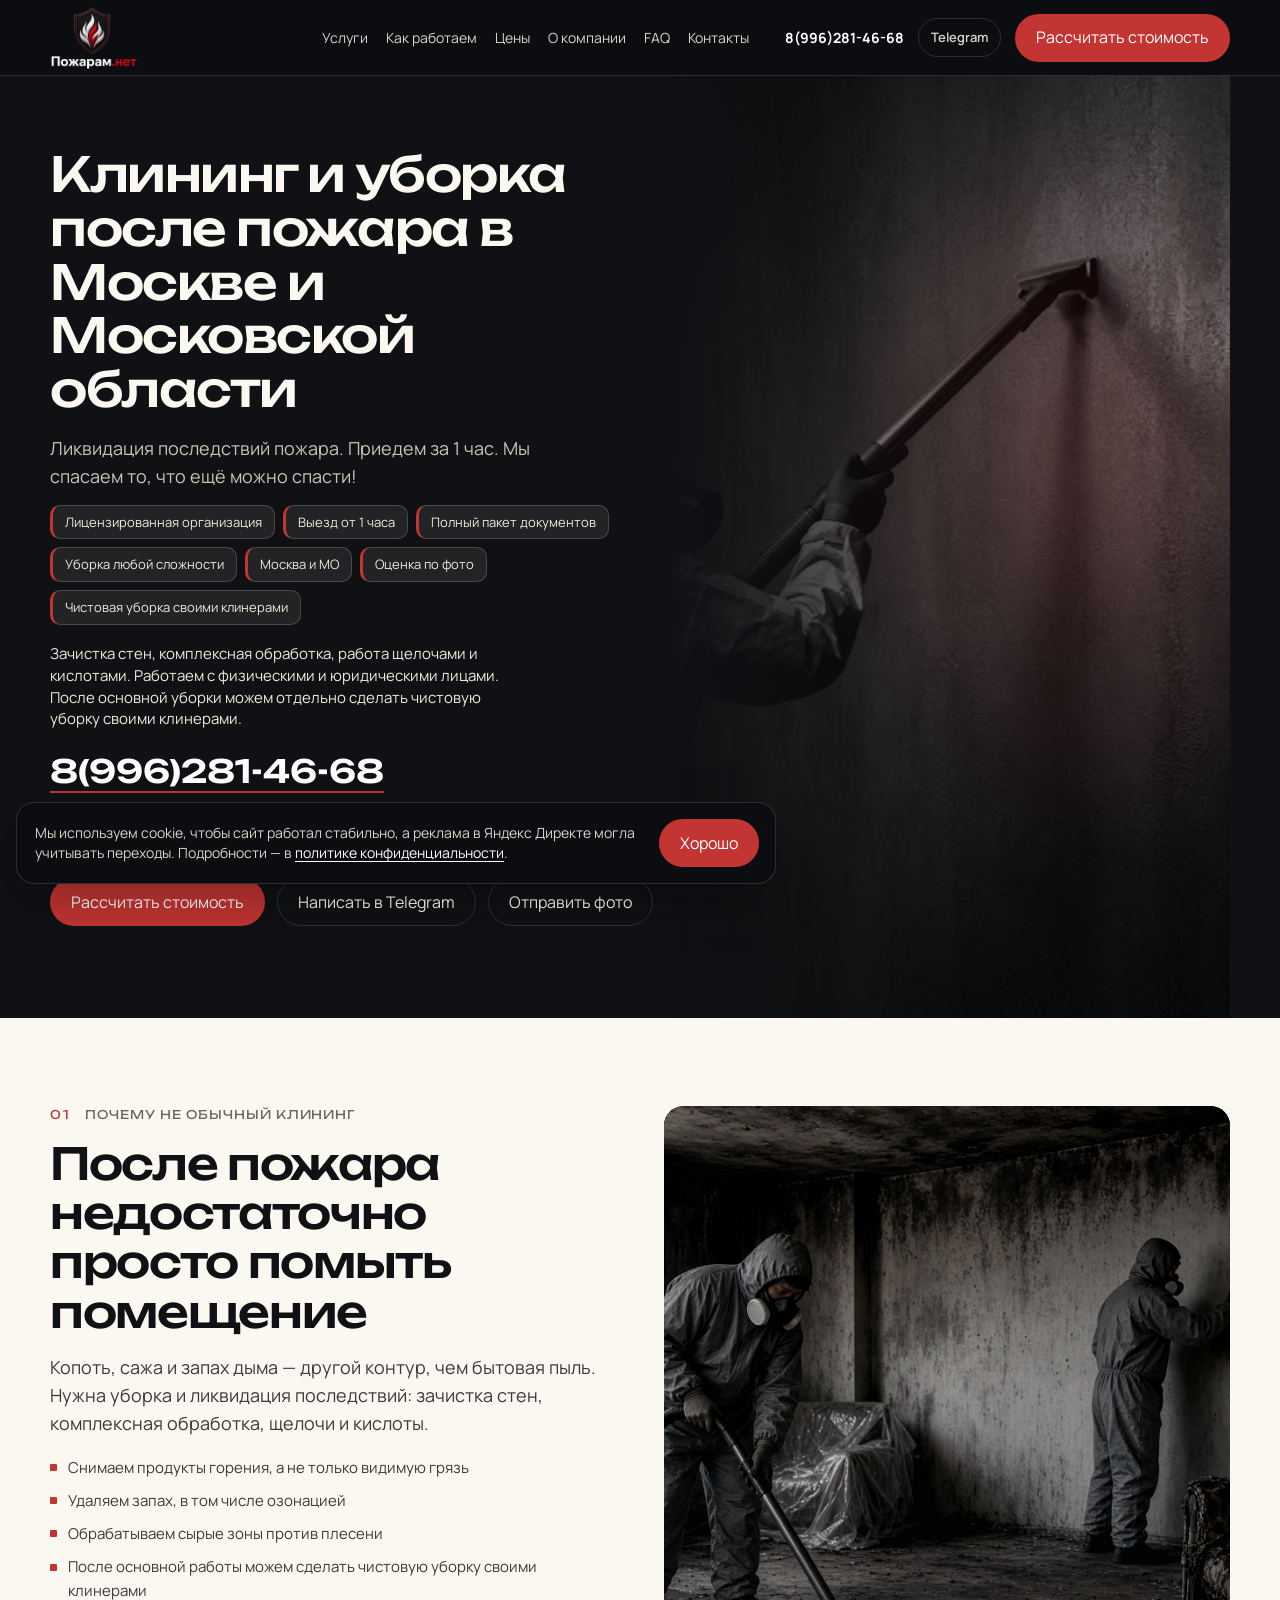
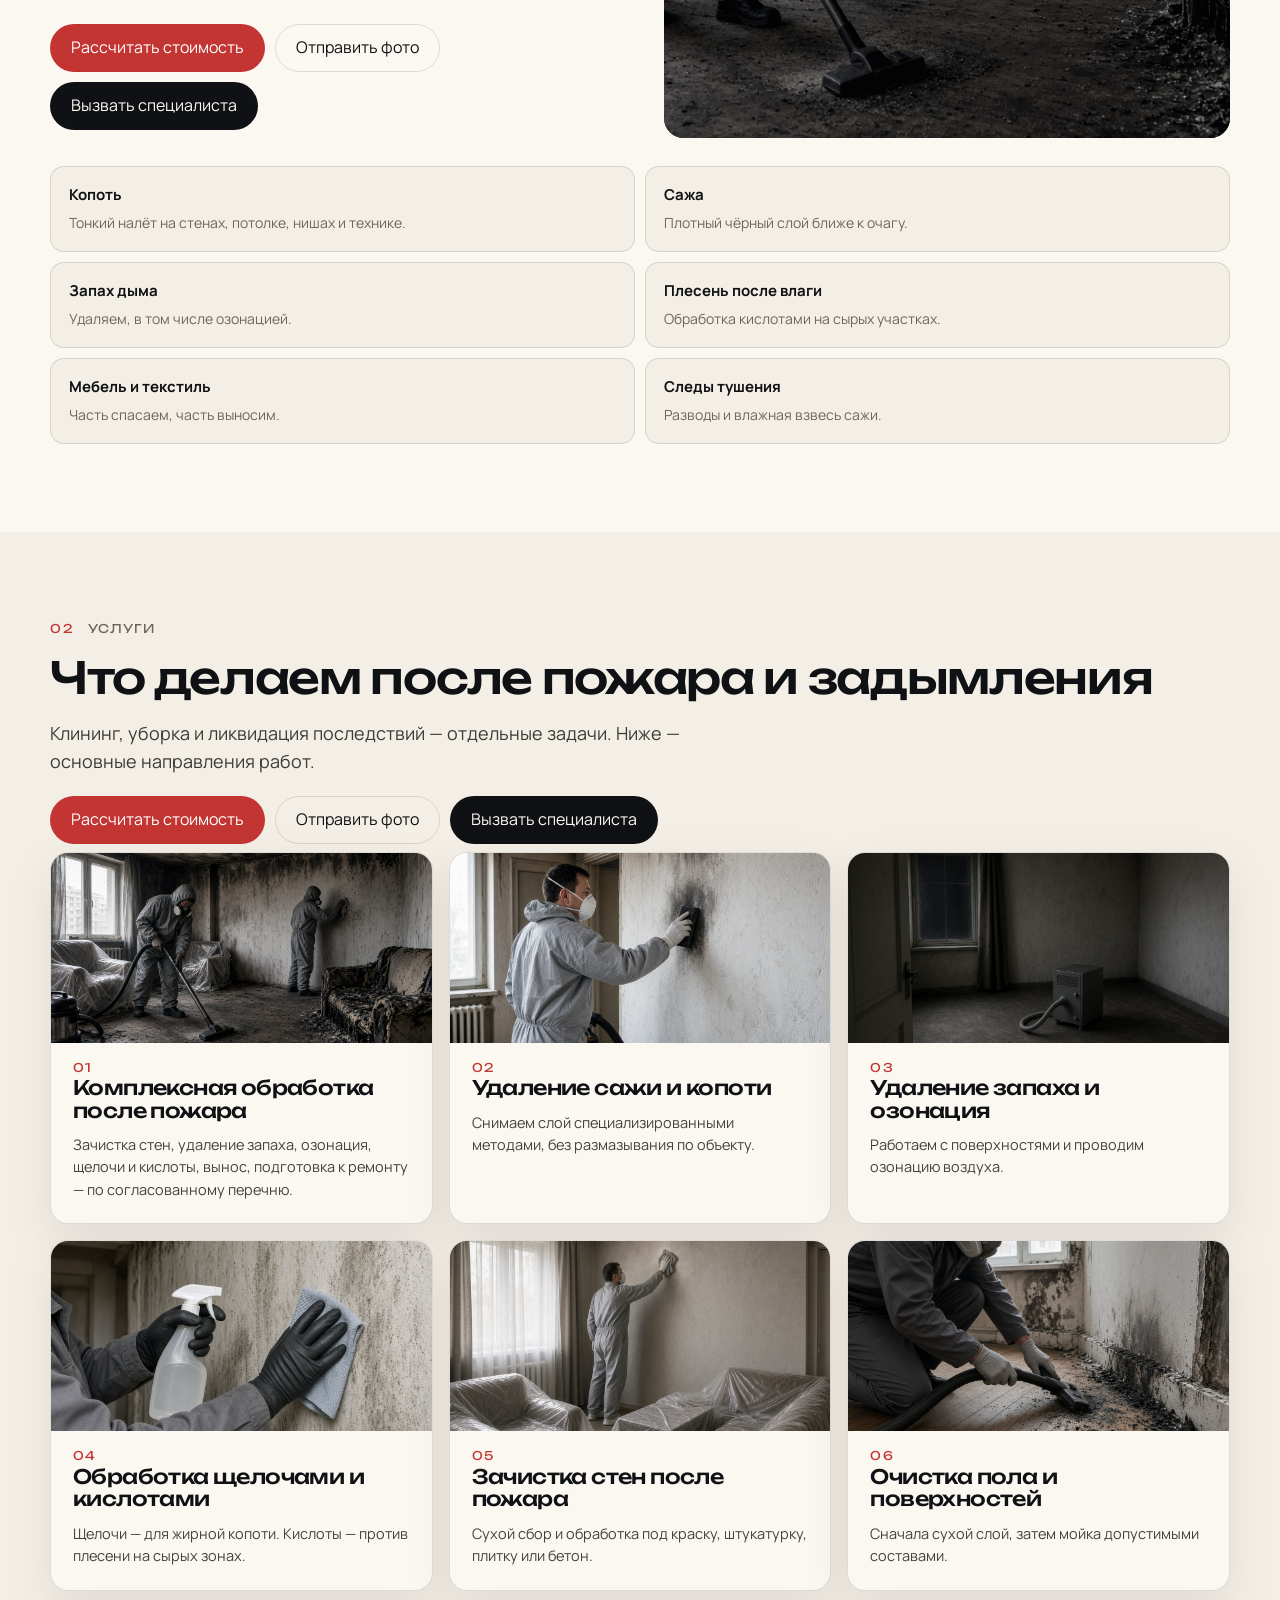
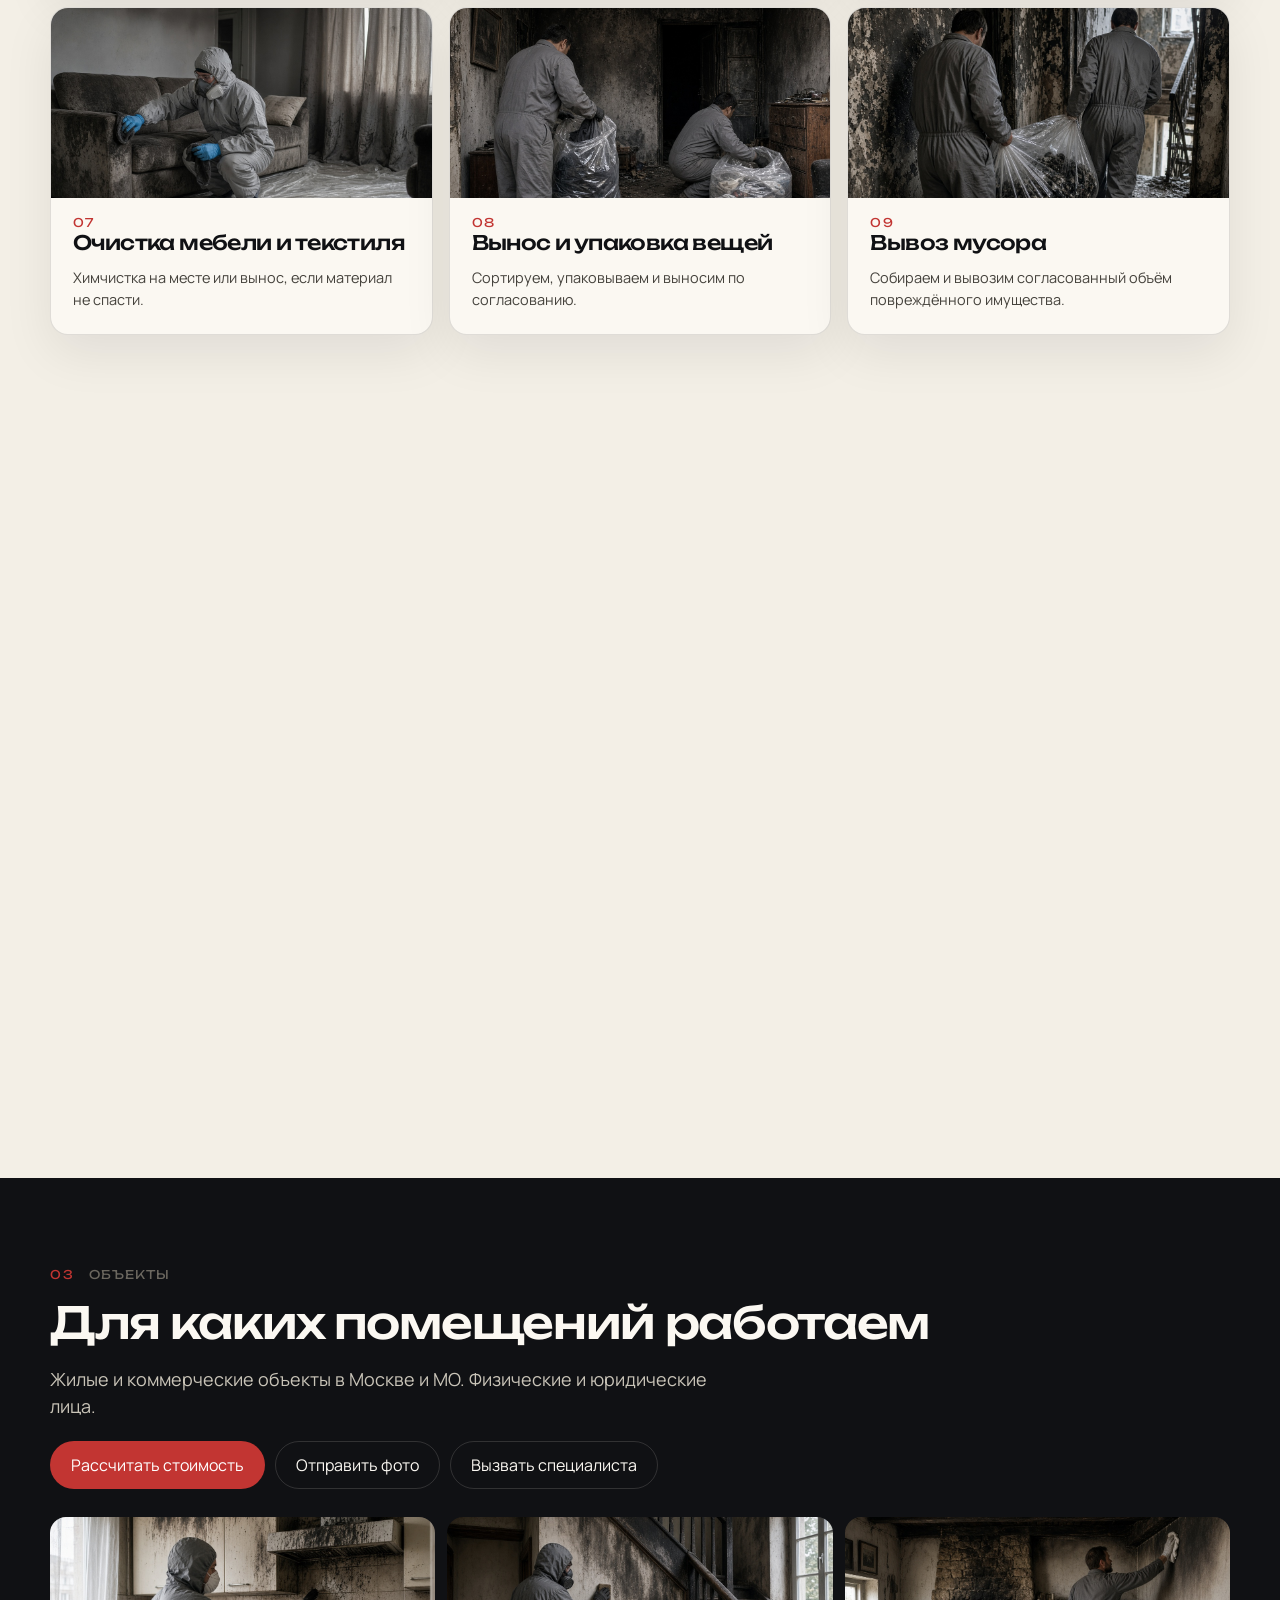
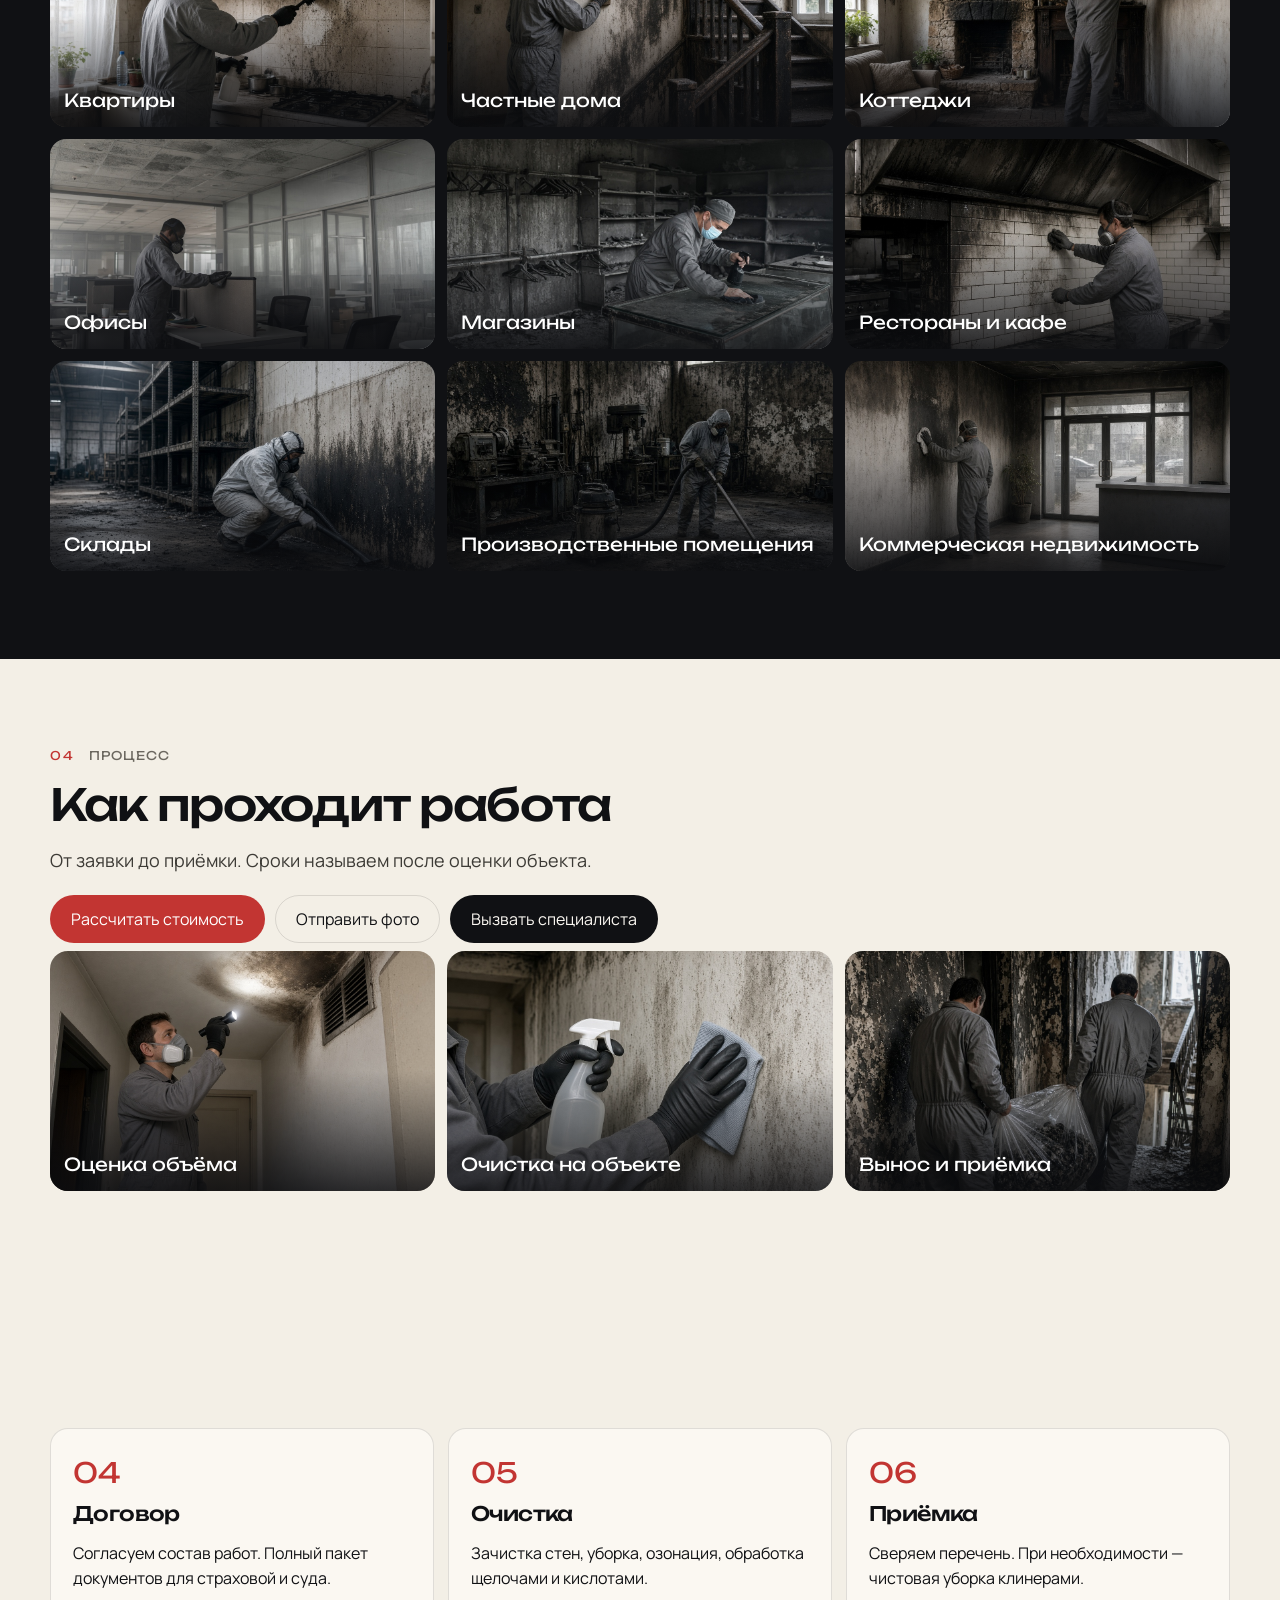
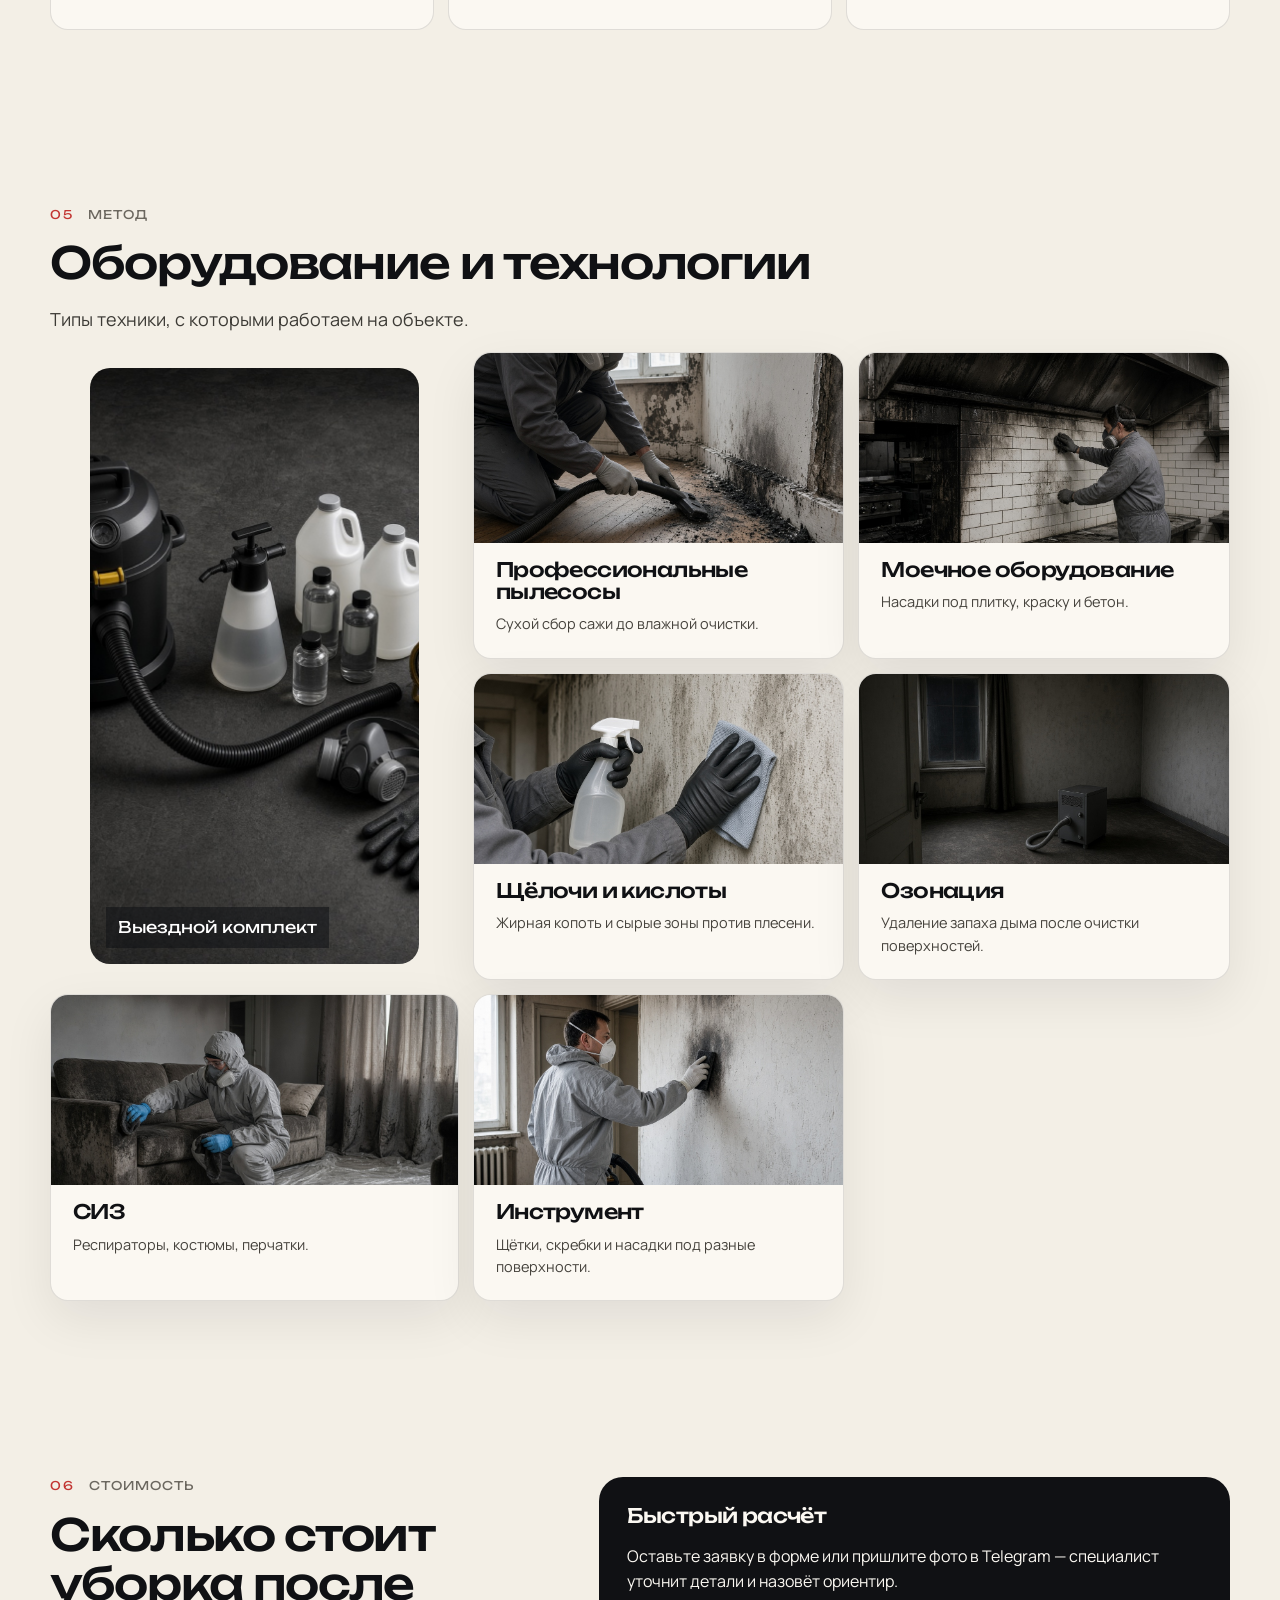
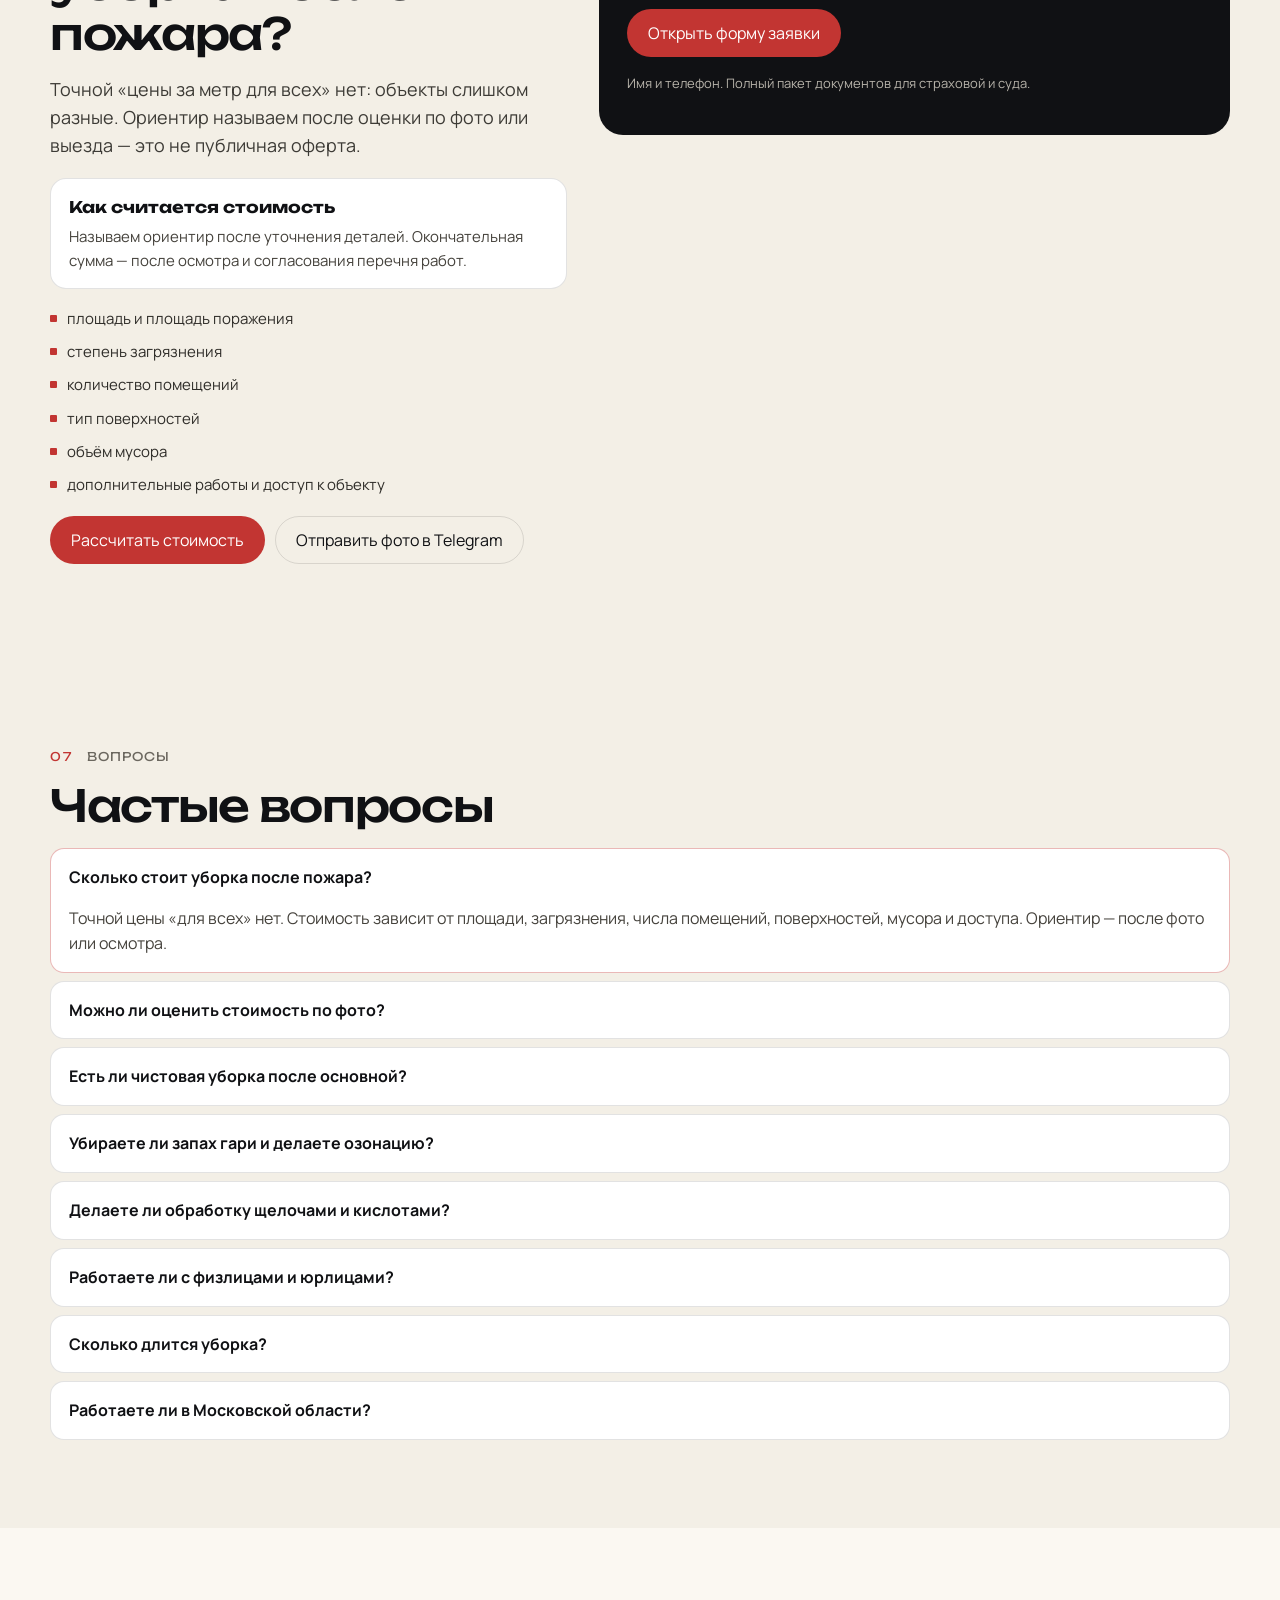
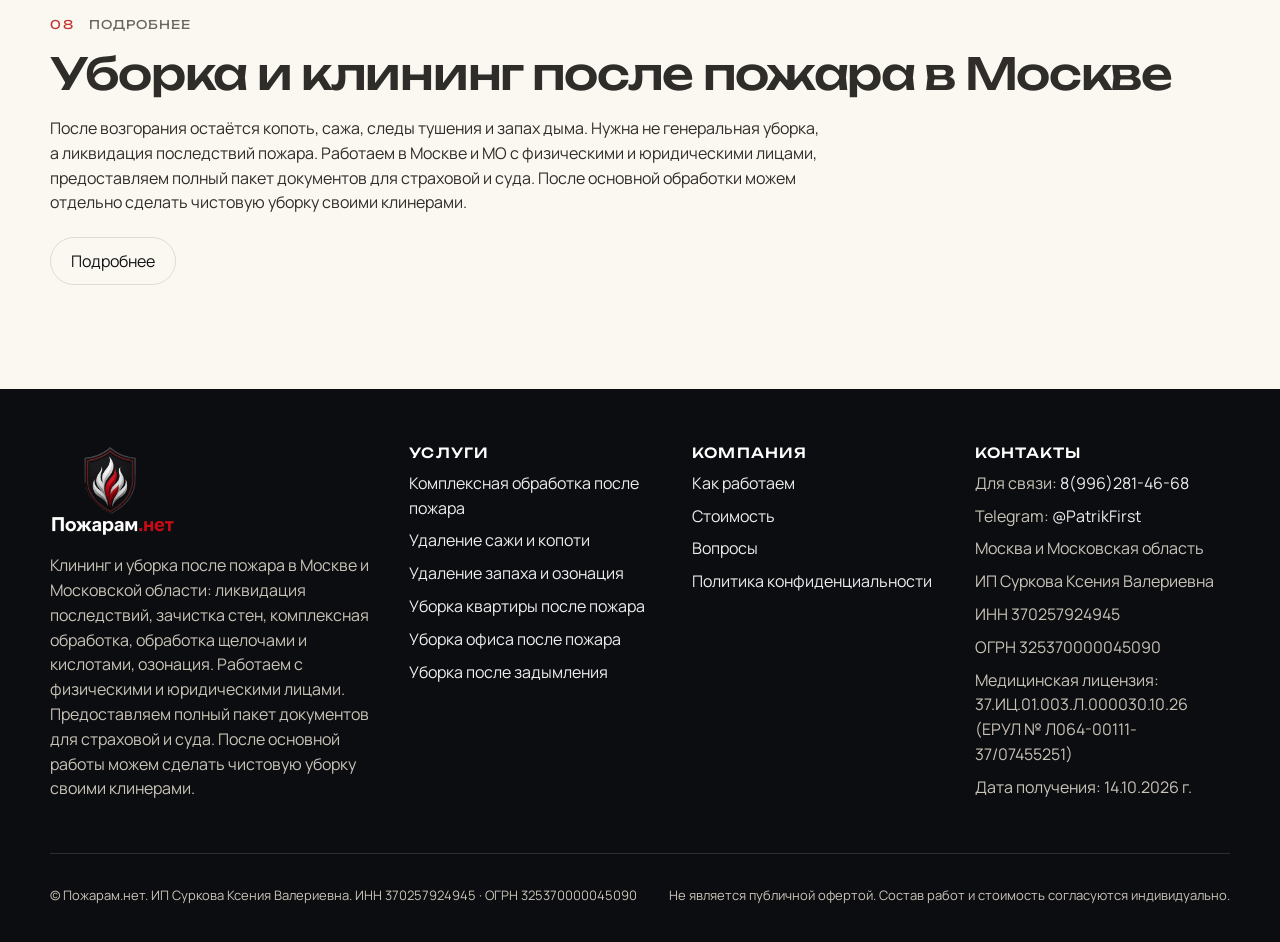
<file: index.html>
<!DOCTYPE html>
<html lang="ru">
<head>
  <meta charset="utf-8">
  <meta name="viewport" content="width=device-width, initial-scale=1">
  <title>Пожарам.нет — клининг и уборка после пожара в Москве</title>
  <meta name="description" content="Ликвидация последствий пожара: зачистка стен после пожара, комплексная обработка после пожара, обработка щелочами и кислотами. Клининг квартир, офисов и складов. Документы для страховой и суда.">
  <link rel="canonical" href="https://www.remedia-placeholder.ru/">
  <meta name="robots" content="index,follow">
  <meta property="og:type" content="website">
  <meta property="og:locale" content="ru_RU">
  <meta property="og:site_name" content="Пожарам.нет">
  <meta property="og:title" content="Пожарам.нет — клининг и уборка после пожара в Москве">
  <meta property="og:description" content="Ликвидация последствий пожара: зачистка стен после пожара, комплексная обработка после пожара, обработка щелочами и кислотами. Клининг квартир, офисов и складов. Документы для страховой и суда.">
  <meta property="og:url" content="https://www.remedia-placeholder.ru/">
  <meta property="og:image" content="https://www.remedia-placeholder.ru/images/hero-restoration.jpg">
  <meta name="twitter:card" content="summary_large_image">
  <link rel="icon" href="favicon.png" type="image/png" sizes="192x192">
  <link rel="apple-touch-icon" href="apple-touch-icon.png">
  <link rel="preconnect" href="https://fonts.googleapis.com">
  <link rel="preconnect" href="https://fonts.gstatic.com" crossorigin>
  <link rel="stylesheet" href="https://fonts.googleapis.com/css2?family=Manrope:wght@400;500;600;700&family=Unbounded:wght@500;600&display=swap">
  <link rel="stylesheet" href="css/site.css">
  <script type="application/ld+json">
{
  "@context": "https://schema.org",
  "@graph": [
    {
      "@type": "LocalBusiness",
      "@id": "https://www.remedia-placeholder.ru/#business",
      "name": "Пожарам.нет",
      "legalName": "ИП Суркова Ксения Валериевна",
      "alternateName": "Пожарам.нет",
      "description": "Клининг и уборка после пожара в Москве и Московской области: ликвидация последствий, зачистка стен, комплексная обработка, обработка щелочами и кислотами. Документы для страховой и суда.",
      "url": "https://www.remedia-placeholder.ru/",
      "telephone": "+7-996-281-46-68",
      "email": "Domeda37@yandex.ru",
      "image": "https://www.remedia-placeholder.ru/images/hero-restoration.jpg",
      "areaServed": ["Москва", "Московская область"],
      "priceRange": "PLACEHOLDER"
    },
    {
      "@type": "Service",
      "name": "Уборка после пожара",
      "serviceType": "Ликвидация последствий пожара",
      "provider": {"@id": "https://www.remedia-placeholder.ru/#business"},
      "areaServed": ["Москва", "Московская область"],
      "offers": {
        "@type": "Offer",
        "availability": "https://schema.org/OnlineOnly",
        "description": "Предварительная оценка по заявке или выезду. Не является публичной офертой."
      }
    }
  ]
}
</script>
<script type="application/ld+json">
{
  "@context": "https://schema.org",
  "@type": "FAQPage",
  "mainEntity": [
    {"@type":"Question","name":"Сколько стоит уборка после пожара?","acceptedAnswer":{"@type":"Answer","text":"Стоимость зависит от площади, степени загрязнения, числа помещений, поверхностей, мусора и доступа. Предварительный ориентир — в калькуляторе, итог — после фото или осмотра."}},
    {"@type":"Question","name":"Можно ли оценить стоимость по фотографиям?","acceptedAnswer":{"@type":"Answer","text":"Да, по кадрам можно собрать черновой перечень и порядок цифр. Скрытые зоны могут изменить объём."}},
    {"@type":"Question","name":"Убираете ли вы запах гари?","acceptedAnswer":{"@type":"Answer","text":"Да. Удаляем запах с поверхностей и проводим озонацию. Эффект зависит от того, насколько дым въелся в отделку и текстиль."}},
    {"@type":"Question","name":"Обрабатываете ли плесень после пожара?","acceptedAnswer":{"@type":"Answer","text":"Да. Поражённые сыростью зоны обрабатываем кислотами против плесени после осмотра."}},
    {"@type":"Question","name":"Работаете ли вы в Московской области?","acceptedAnswer":{"@type":"Answer","text":"Да, выезжаем по Москве и Московской области. Логистику точки уточняем при заявке."}}
  ]
}
</script>

</head>
<body>
<a class="skip" href="#main">К содержанию</a>
<header class="header">
  <div class="wrap header-inner">
    <a class="logo" href="" aria-label="Пожарам.нет — на главную">
      <img class="logo-img" src="images/logo-pozharam.png" alt="Пожарам.нет" width="220" height="124">
    </a>
    <nav class="nav js-nav" id="site-nav" aria-label="Основное меню">
      <a href="#uslugi">Услуги</a>
      <a href="#kak-rabotaem">Как работаем</a>
      <a href="#ceny">Цены</a>
      <a href="#o-kompanii">О компании</a>
      <a href="#faq">FAQ</a>
      <a href="#kontakty">Контакты</a>
    </nav>
    <div class="header-cta">
      <a class="header-phone" href="tel:+79962814668">8(996)281-46-68</a>
      <a class="header-tg" href="https://t.me/PatrikFirst" target="_blank" rel="noopener noreferrer" aria-label="Написать в Telegram">Telegram</a>
      <button class="btn btn-primary js-open-modal" type="button" data-modal="lead">Рассчитать стоимость</button>
      <button class="menu-btn js-menu" type="button" aria-expanded="false" aria-controls="site-nav" aria-label="Открыть меню">☰</button>
    </div>
  </div>
</header>
<main id="main">
<section class="hero" id="hero">
  <div class="wrap hero-grid">
    <div class="hero-copy">
      <h1>Клининг и уборка после пожара в Москве и Московской области</h1>
      <p class="hero-sub">Ликвидация последствий пожара. Приедем за 1 час. Мы спасаем то, что ещё можно спасти!</p>
      <ul class="hero-badges">
        <li>Лицензированная организация</li>
        <li>Выезд от 1 часа</li>
        <li>Полный пакет документов</li>
        <li>Уборка любой сложности</li>
        <li>Москва и МО</li>
        <li>Оценка по фото</li>
        <li>Чистовая уборка своими клинерами</li>
      </ul>
      <p class="hero-docs">Зачистка стен, комплексная обработка, работа щелочами и кислотами. Работаем с физическими и юридическими лицами. После основной уборки можем отдельно сделать чистовую уборку своими клинерами.</p>
      <p class="hero-phone-line">
        <a class="hero-phone" href="tel:+79962814668">8(996)281-46-68</a>
        <span class="hero-phone-note">Звоните или напишите в Telegram — уточним детали и время выезда.</span>
      </p>
      <div class="hero-actions">
        <button class="btn btn-primary js-open-modal" type="button" data-modal="lead">Рассчитать стоимость</button>
        <a class="btn btn-ghost" href="https://t.me/PatrikFirst?text=%D0%97%D0%B4%D1%80%D0%B0%D0%B2%D1%81%D1%82%D0%B2%D1%83%D0%B9%D1%82%D0%B5%21%20%D0%A5%D0%BE%D1%87%D1%83%20%D0%BE%D1%82%D0%BF%D1%80%D0%B0%D0%B2%D0%B8%D1%82%D1%8C%20%D1%84%D0%BE%D1%82%D0%BE%20%D0%BE%D0%B1%D1%8A%D0%B5%D0%BA%D1%82%D0%B0%20%D0%B4%D0%BB%D1%8F%20%D0%BE%D1%86%D0%B5%D0%BD%D0%BA%D0%B8%20%D1%81%D1%82%D0%BE%D0%B8%D0%BC%D0%BE%D1%81%D1%82%D0%B8" target="_blank" rel="noopener noreferrer">Написать в Telegram</a>
        <a class="btn btn-ghost" href="https://t.me/PatrikFirst?text=%D0%97%D0%B4%D1%80%D0%B0%D0%B2%D1%81%D1%82%D0%B2%D1%83%D0%B9%D1%82%D0%B5%21%20%D0%A5%D0%BE%D1%87%D1%83%20%D0%BE%D1%82%D0%BF%D1%80%D0%B0%D0%B2%D0%B8%D1%82%D1%8C%20%D1%84%D0%BE%D1%82%D0%BE%20%D0%BE%D0%B1%D1%8A%D0%B5%D0%BA%D1%82%D0%B0%20%D0%B4%D0%BB%D1%8F%20%D0%BE%D1%86%D0%B5%D0%BD%D0%BA%D0%B8%20%D1%81%D1%82%D0%BE%D0%B8%D0%BC%D0%BE%D1%81%D1%82%D0%B8" target="_blank" rel="noopener noreferrer">Отправить фото</a>
      </div>
    </div>
    <div class="hero-visual">
      <img src="images/hero-restoration.jpg" alt="Специалист в защитном костюме очищает стены от копоти профессиональным оборудованием" width="1200" height="675" fetchpriority="high">
      <video class="hero-video" id="hero-video" muted playsinline autoplay preload="metadata" poster="images/hero-restoration.jpg" aria-hidden="true">
        <source src="videos/hero.mp4" type="video/mp4">
      </video>
    </div>
  </div>
</section>

<section class="section trust" id="o-kompanii">
  <div class="wrap">
    <div class="trust-grid">
      <div>
        <p class="section-kicker">01 <span>почему не обычный клининг</span></p>
        <h2>После пожара недостаточно просто помыть помещение</h2>
        <p class="lead">Копоть, сажа и запах дыма — другой контур, чем бытовая пыль. Нужна уборка и ликвидация последствий: зачистка стен, комплексная обработка, щелочи и кислоты.</p>
        <ul class="short-list">
          <li>Снимаем продукты горения, а не только видимую грязь</li>
          <li>Удаляем запах, в том числе озонацией</li>
          <li>Обрабатываем сырые зоны против плесени</li>
          <li>После основной работы можем сделать чистовую уборку своими клинерами</li>
        </ul>
        <div class="cta-row">
          <button class="btn btn-primary js-open-modal" type="button" data-modal="lead">Рассчитать стоимость</button>
          <a class="btn btn-line" href="https://t.me/PatrikFirst?text=%D0%97%D0%B4%D1%80%D0%B0%D0%B2%D1%81%D1%82%D0%B2%D1%83%D0%B9%D1%82%D0%B5%21%20%D0%A5%D0%BE%D1%87%D1%83%20%D0%BE%D1%82%D0%BF%D1%80%D0%B0%D0%B2%D0%B8%D1%82%D1%8C%20%D1%84%D0%BE%D1%82%D0%BE%20%D0%BE%D0%B1%D1%8A%D0%B5%D0%BA%D1%82%D0%B0%20%D0%B4%D0%BB%D1%8F%20%D0%BE%D1%86%D0%B5%D0%BD%D0%BA%D0%B8%20%D1%81%D1%82%D0%BE%D0%B8%D0%BC%D0%BE%D1%81%D1%82%D0%B8" target="_blank" rel="noopener noreferrer">Отправить фото</a>
          <button class="btn btn-dark js-open-modal" type="button" data-modal="lead">Вызвать специалиста</button>
        </div>
      </div>
      <figure class="block-shot block-shot-video">
        <img src="images/complex-treatment.jpg" alt="Ликвидация последствий пожара: копоть на стенах и потолке" width="1600" height="900" loading="lazy">
        <video class="trust-video" id="trust-video" muted playsinline loop preload="metadata" poster="images/complex-treatment.jpg" aria-hidden="true">
          <source src="videos/trust.mp4" type="video/mp4">
        </video>
      </figure>
    </div>
    <ul class="issue-list">
      <li><strong>Копоть</strong><span>Тонкий налёт на стенах, потолке, нишах и технике.</span></li>
      <li><strong>Сажа</strong><span>Плотный чёрный слой ближе к очагу.</span></li>
      <li><strong>Запах дыма</strong><span>Удаляем, в том числе озонацией.</span></li>
      <li><strong>Плесень после влаги</strong><span>Обработка кислотами на сырых участках.</span></li>
      <li><strong>Мебель и текстиль</strong><span>Часть спасаем, часть выносим.</span></li>
      <li><strong>Следы тушения</strong><span>Разводы и влажная взвесь сажи.</span></li>
    </ul>
  </div>
</section>

<section class="section" id="uslugi">
  <div class="wrap">
    <p class="section-kicker">02 <span>услуги</span></p>
    <h2>Что делаем после пожара и задымления</h2>
    <p class="lead">Клининг, уборка и ликвидация последствий — отдельные задачи. Ниже — основные направления работ.</p>
    <div class="cta-row">
      <button class="btn btn-primary js-open-modal" type="button" data-modal="lead">Рассчитать стоимость</button>
      <a class="btn btn-line" href="https://t.me/PatrikFirst?text=%D0%97%D0%B4%D1%80%D0%B0%D0%B2%D1%81%D1%82%D0%B2%D1%83%D0%B9%D1%82%D0%B5%21%20%D0%A5%D0%BE%D1%87%D1%83%20%D0%BE%D1%82%D0%BF%D1%80%D0%B0%D0%B2%D0%B8%D1%82%D1%8C%20%D1%84%D0%BE%D1%82%D0%BE%20%D0%BE%D0%B1%D1%8A%D0%B5%D0%BA%D1%82%D0%B0%20%D0%B4%D0%BB%D1%8F%20%D0%BE%D1%86%D0%B5%D0%BD%D0%BA%D0%B8%20%D1%81%D1%82%D0%BE%D0%B8%D0%BC%D0%BE%D1%81%D1%82%D0%B8" target="_blank" rel="noopener noreferrer">Отправить фото</a>
      <button class="btn btn-dark js-open-modal" type="button" data-modal="lead">Вызвать специалиста</button>
    </div>
    <div class="cards">
      <article class="card"><div class="card-photo"><img src="images/complex-treatment.jpg" alt="Комплексная обработка комнаты после пожара" width="800" height="600" loading="lazy"></div><p class="idx">01</p><h3>Комплексная обработка после пожара</h3><div class="flow"><p>Зачистка стен, удаление запаха, озонация, щелочи и кислоты, вынос, подготовка к ремонту — по согласованному перечню.</p></div></article>
      <a class="card" href="uslugi/udalenie-sazhi-i-kopoti/"><div class="card-photo"><img src="images/wall-cleaning.jpg" alt="Удаление сажи и копоти со стены" width="800" height="600" loading="lazy"></div><p class="idx">02</p><h3>Удаление сажи и копоти</h3><div class="flow"><p>Снимаем слой специализированными методами, без размазывания по объекту.</p></div></a>
      <a class="card" href="uslugi/ustranenie-zapaha-gari/"><div class="card-photo"><img src="images/ozone-room.jpg" alt="Озонация комнаты после удаления запаха гари" width="800" height="600" loading="lazy"></div><p class="idx">03</p><h3>Удаление запаха и озонация</h3><div class="flow"><p>Работаем с поверхностями и проводим озонацию воздуха.</p></div></a>
      <article class="card"><div class="card-photo"><img src="images/chemical-treatment.jpg" alt="Обработка стены щелочами и кислотами" width="800" height="600" loading="lazy"></div><p class="idx">04</p><h3>Обработка щелочами и кислотами</h3><div class="flow"><p>Щелочи — для жирной копоти. Кислоты — против плесени на сырых зонах.</p></div></article>
      <article class="card"><div class="card-photo"><img src="images/smoke-cleaning.jpg" alt="Зачистка стены после задымления" width="800" height="600" loading="lazy"></div><p class="idx">05</p><h3>Зачистка стен после пожара</h3><div class="flow"><p>Сухой сбор и обработка под краску, штукатурку, плитку или бетон.</p></div></article>
      <article class="card"><div class="card-photo"><img src="images/floor-cleaning.jpg" alt="Очистка пола от сажи" width="800" height="600" loading="lazy"></div><p class="idx">06</p><h3>Очистка пола и поверхностей</h3><div class="flow"><p>Сначала сухой слой, затем мойка допустимыми составами.</p></div></article>
      <article class="card"><div class="card-photo"><img src="images/furniture-cleaning.jpg" alt="Очистка дивана и штор от копоти" width="800" height="600" loading="lazy"></div><p class="idx">07</p><h3>Очистка мебели и текстиля</h3><div class="flow"><p>Химчистка на месте или вынос, если материал не спасти.</p></div></article>
      <article class="card"><div class="card-photo"><img src="images/packing-items.jpg" alt="Упаковка загрязнённых вещей после пожара" width="800" height="600" loading="lazy"></div><p class="idx">08</p><h3>Вынос и упаковка вещей</h3><div class="flow"><p>Сортируем, упаковываем и выносим по согласованию.</p></div></article>
      <article class="card"><div class="card-photo"><img src="images/debris-removal.jpg" alt="Вынос горелого мусора из помещения" width="800" height="600" loading="lazy"></div><p class="idx">09</p><h3>Вывоз мусора</h3><div class="flow"><p>Собираем и вывозим согласованный объём повреждённого имущества.</p></div></article>
      <article class="card"><div class="card-photo"><img src="images/repair-prep.jpg" alt="Помещение после зачистки, подготовленное к ремонту" width="800" height="600" loading="lazy"></div><p class="idx">10</p><h3>Подготовка к ремонту</h3><div class="flow"><p>Снимаем продукты горения, чтобы новая отделка не легла на копоть.</p></div></article>
      <a class="card" href="uslugi/uborka-posle-zadymleniya/"><div class="card-photo"><img src="images/apartment-cleaning.jpg" alt="Уборка кухни после задымления" width="800" height="600" loading="lazy"></div><p class="idx">11</p><h3>Уборка после задымления</h3><div class="flow"><p>Ищем контур оседания: потолок, текстиль, техника, щели.</p></div></a>
      <a class="card" href="uslugi/uborka-ofisa-posle-pozhara/"><div class="card-photo"><img src="images/office-cleaning.jpg" alt="Клининг офиса после пожара" width="800" height="600" loading="lazy"></div><p class="idx">12</p><h3>Клининг коммерческих помещений</h3><div class="flow"><p>Офис, магазин, склад, общепит. Документы для страховой и суда.</p></div></a>
      <article class="card"><div class="card-photo"><img src="images/inspection.jpg" alt="Осмотр потолка и вентиляции после задымления" width="800" height="600" loading="lazy"></div><p class="idx">13</p><h3>Доп. работы после осмотра</h3><div class="flow"><p>Ниши, вентканалы и скрытые зоны — только по согласованию.</p></div></article>
      <article class="card"><div class="card-photo"><img src="images/interior-cleared.jpg" alt="Чистовая уборка помещения после основной обработки" width="800" height="600" loading="lazy"></div><p class="idx">14</p><h3>Чистовая уборка своими клинерами</h3><div class="flow"><p>После ликвидации последствий можем отдельно сделать чистовую уборку своими клинерами.</p></div></article>
    </div>
  </div>
</section>

<section class="section objects" id="obekty">
  <div class="wrap">
    <p class="section-kicker">03 <span>объекты</span></p>
    <h2>Для каких помещений работаем</h2>
    <p class="lead">Жилые и коммерческие объекты в Москве и МО. Физические и юридические лица.</p>
    <div class="cta-row cta-row-inv">
      <button class="btn btn-primary js-open-modal" type="button" data-modal="lead">Рассчитать стоимость</button>
      <a class="btn btn-ghost" href="https://t.me/PatrikFirst?text=%D0%97%D0%B4%D1%80%D0%B0%D0%B2%D1%81%D1%82%D0%B2%D1%83%D0%B9%D1%82%D0%B5%21%20%D0%A5%D0%BE%D1%87%D1%83%20%D0%BE%D1%82%D0%BF%D1%80%D0%B0%D0%B2%D0%B8%D1%82%D1%8C%20%D1%84%D0%BE%D1%82%D0%BE%20%D0%BE%D0%B1%D1%8A%D0%B5%D0%BA%D1%82%D0%B0%20%D0%B4%D0%BB%D1%8F%20%D0%BE%D1%86%D0%B5%D0%BD%D0%BA%D0%B8%20%D1%81%D1%82%D0%BE%D0%B8%D0%BC%D0%BE%D1%81%D1%82%D0%B8" target="_blank" rel="noopener noreferrer">Отправить фото</a>
      <button class="btn btn-ghost js-open-modal" type="button" data-modal="lead">Вызвать специалиста</button>
    </div>
    <div class="object-grid">
      <div class="object-card"><img src="images/apartment-cleaning.jpg" alt="Уборка квартиры после пожара" width="800" height="600" loading="lazy"><span>Квартиры</span></div>
      <div class="object-card"><img src="images/house-cleanup.jpg" alt="Очистка лестницы в частном доме после пожара" width="800" height="600" loading="lazy"><span>Частные дома</span></div>
      <div class="object-card"><img src="images/cottage-cleanup.jpg" alt="Клининг коттеджа после задымления" width="800" height="600" loading="lazy"><span>Коттеджи</span></div>
      <div class="object-card"><img src="images/office-cleaning.jpg" alt="Клининг офиса после пожара" width="800" height="600" loading="lazy"><span>Офисы</span></div>
      <div class="object-card"><img src="images/shop-cleanup.jpg" alt="Уборка магазина после пожара" width="800" height="600" loading="lazy"><span>Магазины</span></div>
      <div class="object-card"><img src="images/restaurant-cleanup.jpg" alt="Очистка кухни ресторана от копоти" width="800" height="600" loading="lazy"><span>Рестораны и кафе</span></div>
      <div class="object-card"><img src="images/warehouse-cleaning.jpg" alt="Ликвидация последствий пожара на складе" width="800" height="600" loading="lazy"><span>Склады</span></div>
      <div class="object-card"><img src="images/factory-cleanup.jpg" alt="Уборка производственного помещения после пожара" width="800" height="600" loading="lazy"><span>Производственные помещения</span></div>
      <div class="object-card"><img src="images/commercial-cleanup.jpg" alt="Зачистка стен в коммерческом помещении" width="800" height="600" loading="lazy"><span>Коммерческая недвижимость</span></div>
    </div>
  </div>
</section>

<section class="section" id="kak-rabotaem">
  <div class="wrap">
    <p class="section-kicker">04 <span>процесс</span></p>
    <h2>Как проходит работа</h2>
    <p class="lead">От заявки до приёмки. Сроки называем после оценки объекта.</p>
    <div class="cta-row">
      <button class="btn btn-primary js-open-modal" type="button" data-modal="lead">Рассчитать стоимость</button>
      <a class="btn btn-line" href="https://t.me/PatrikFirst?text=%D0%97%D0%B4%D1%80%D0%B0%D0%B2%D1%81%D1%82%D0%B2%D1%83%D0%B9%D1%82%D0%B5%21%20%D0%A5%D0%BE%D1%87%D1%83%20%D0%BE%D1%82%D0%BF%D1%80%D0%B0%D0%B2%D0%B8%D1%82%D1%8C%20%D1%84%D0%BE%D1%82%D0%BE%20%D0%BE%D0%B1%D1%8A%D0%B5%D0%BA%D1%82%D0%B0%20%D0%B4%D0%BB%D1%8F%20%D0%BE%D1%86%D0%B5%D0%BD%D0%BA%D0%B8%20%D1%81%D1%82%D0%BE%D0%B8%D0%BC%D0%BE%D1%81%D1%82%D0%B8" target="_blank" rel="noopener noreferrer">Отправить фото</a>
      <button class="btn btn-dark js-open-modal" type="button" data-modal="lead">Вызвать специалиста</button>
    </div>
    <div class="block-photos">
      <figure>
        <img src="images/inspection.jpg" alt="Осмотр контура копоти перед уборкой" width="800" height="600" loading="lazy">
        <figcaption>Оценка объёма</figcaption>
      </figure>
      <figure>
        <img src="images/chemical-treatment.jpg" alt="Обработка щелочами и кислотами во время работ" width="800" height="600" loading="lazy">
        <figcaption>Очистка на объекте</figcaption>
      </figure>
      <figure>
        <img src="images/debris-removal.jpg" alt="Вынос мусора после клининга" width="800" height="600" loading="lazy">
        <figcaption>Вынос и приёмка</figcaption>
      </figure>
    </div>
    <div class="process-steps">
      <article class="step"><n>01</n><h3>Заявка</h3><p>Звонок, форма или Telegram с кратким описанием объекта.</p></article>
      <article class="step"><n>02</n><h3>Фото и консультация</h3><p>Присылаете кадры очага, смежных комнат, потолка и пола.</p></article>
      <article class="step"><n>03</n><h3>Оценка</h3><p>По фото или на выезде фиксируем контур и черновой перечень.</p></article>
      <article class="step"><n>04</n><h3>Договор</h3><p>Согласуем состав работ. Полный пакет документов для страховой и суда.</p></article>
      <article class="step"><n>05</n><h3>Очистка</h3><p>Зачистка стен, уборка, озонация, обработка щелочами и кислотами.</p></article>
      <article class="step"><n>06</n><h3>Приёмка</h3><p>Сверяем перечень. При необходимости — чистовая уборка клинерами.</p></article>
    </div>
  </div>
</section>

<section class="section" id="oborudovanie">
  <div class="wrap">
    <p class="section-kicker">05 <span>метод</span></p>
    <h2>Оборудование и технологии</h2>
    <p class="lead">Типы техники, с которыми работаем на объекте.</p>
    <div class="equip-grid">
      <figure class="equip-featured">
        <img src="images/equipment-still.jpg" alt="Профессиональное оборудование для очистки помещений после пожара" width="800" height="800" loading="lazy">
        <span>Выездной комплект</span>
      </figure>
      <article class="card"><div class="card-photo"><img src="images/floor-cleaning.jpg" alt="Профессиональный пылесос собирает сажу с пола" width="800" height="600" loading="lazy"></div><h3>Профессиональные пылесосы</h3><p>Сухой сбор сажи до влажной очистки.</p></article>
      <article class="card"><div class="card-photo"><img src="images/restaurant-cleanup.jpg" alt="Очистка плитки после пожара" width="800" height="600" loading="lazy"></div><h3>Моечное оборудование</h3><p>Насадки под плитку, краску и бетон.</p></article>
      <article class="card"><div class="card-photo"><img src="images/chemical-treatment.jpg" alt="Обработка стены специальным составом" width="800" height="600" loading="lazy"></div><h3>Щёлочи и кислоты</h3><p>Жирная копоть и сырые зоны против плесени.</p></article>
      <article class="card"><div class="card-photo"><img src="images/ozone-room.jpg" alt="Озонатор в помещении после задымления" width="800" height="600" loading="lazy"></div><h3>Озонация</h3><p>Удаление запаха дыма после очистки поверхностей.</p></article>
      <article class="card"><div class="card-photo"><img src="images/furniture-cleaning.jpg" alt="Специалист в защитном костюме очищает мебель" width="800" height="600" loading="lazy"></div><h3>СИЗ</h3><p>Респираторы, костюмы, перчатки.</p></article>
      <article class="card"><div class="card-photo"><img src="images/wall-cleaning.jpg" alt="Ручная зачистка стены от копоти" width="800" height="600" loading="lazy"></div><h3>Инструмент</h3><p>Щётки, скребки и насадки под разные поверхности.</p></article>
    </div>
  </div>
</section>

<section class="section" id="ceny">
  <div class="wrap calc-wrap">
    <div>
      <p class="section-kicker">06 <span>стоимость</span></p>
      <h2>Сколько стоит уборка после пожара?</h2>
      <p class="lead">Точной «цены за метр для всех» нет: объекты слишком разные. Ориентир называем после оценки по фото или выезда — это не публичная оферта.</p>
      <div class="price-note">
        <strong>Как считается стоимость</strong>
        <p>Называем ориентир после уточнения деталей. Окончательная сумма — после осмотра и согласования перечня работ.</p>
      </div>
      <ul class="hero-points">
        <li>площадь и площадь поражения</li>
        <li>степень загрязнения</li>
        <li>количество помещений</li>
        <li>тип поверхностей</li>
        <li>объём мусора</li>
        <li>дополнительные работы и доступ к объекту</li>
      </ul>
      <div class="cta-row">
        <button class="btn btn-primary js-open-modal" type="button" data-modal="lead">Рассчитать стоимость</button>
        <a class="btn btn-line" href="https://t.me/PatrikFirst?text=%D0%97%D0%B4%D1%80%D0%B0%D0%B2%D1%81%D1%82%D0%B2%D1%83%D0%B9%D1%82%D0%B5%21%20%D0%A5%D0%BE%D1%87%D1%83%20%D0%BE%D1%82%D0%BF%D1%80%D0%B0%D0%B2%D0%B8%D1%82%D1%8C%20%D1%84%D0%BE%D1%82%D0%BE%20%D0%BE%D0%B1%D1%8A%D0%B5%D0%BA%D1%82%D0%B0%20%D0%B4%D0%BB%D1%8F%20%D0%BE%D1%86%D0%B5%D0%BD%D0%BA%D0%B8%20%D1%81%D1%82%D0%BE%D0%B8%D0%BC%D0%BE%D1%81%D1%82%D0%B8" target="_blank" rel="noopener noreferrer">Отправить фото в Telegram</a>
      </div>
    </div>
    <div class="calc-box calc-box-cta">
      <h3>Быстрый расчёт</h3>
      <p>Оставьте заявку в форме или пришлите фото в Telegram — специалист уточнит детали и назовёт ориентир.</p>
      <p><button class="btn btn-primary js-open-modal" type="button" data-modal="lead">Открыть форму заявки</button></p>
      <p class="note">Имя и телефон. Полный пакет документов для страховой и суда.</p>
    </div>
  </div>
</section>

<section class="section" id="faq">
  <div class="wrap">
    <p class="section-kicker">07 <span>вопросы</span></p>
    <h2>Частые вопросы</h2>
    <div class="faq-list">
      <details class="faq-item" open><summary>Сколько стоит уборка после пожара?</summary><p>Точной цены «для всех» нет. Стоимость зависит от площади, загрязнения, числа помещений, поверхностей, мусора и доступа. Ориентир — после фото или осмотра.</p></details>
      <details class="faq-item"><summary>Можно ли оценить стоимость по фото?</summary><p>Да. Пришлите кадры в Telegram или через форму — соберём черновой перечень и порядок цифр.</p></details>
      <details class="faq-item"><summary>Есть ли чистовая уборка после основной?</summary><p>Да. После ликвидации последствий можем отдельно сделать чистовую уборку своими клинерами.</p></details>
      <details class="faq-item"><summary>Убираете ли запах гари и делаете озонацию?</summary><p>Да. Работаем с поверхностями и проводим озонацию. Эффект зависит от материалов.</p></details>
      <details class="faq-item"><summary>Делаете ли обработку щелочами и кислотами?</summary><p>Да. Щелочи — для жирной копоти, кислоты — против плесени на сырых зонах.</p></details>
      <details class="faq-item"><summary>Работаете ли с физлицами и юрлицами?</summary><p>Да. Договор оформляем на ту сторону, которая заказывает работы. Полный пакет документов для страховой и суда.</p></details>
      <details class="faq-item"><summary>Сколько длится уборка?</summary><p>От нескольких часов до нескольких смен. Срок называем после оценки.</p></details>
      <details class="faq-item"><summary>Работаете ли в Московской области?</summary><p>Да, выезжаем по Москве и Московской области.</p></details>
    </div>
  </div>
</section>

<section class="section seo-text" id="seo">
  <div class="wrap">
    <p class="section-kicker">08 <span>подробнее</span></p>
    <h2>Уборка и клининг после пожара в Москве</h2>
    <p>После возгорания остаётся копоть, сажа, следы тушения и запах дыма. Нужна не генеральная уборка, а ликвидация последствий пожара. Работаем в Москве и МО с физическими и юридическими лицами, предоставляем полный пакет документов для страховой и суда. После основной обработки можем отдельно сделать чистовую уборку своими клинерами.</p>
    <div class="seo-more" id="seo-more" hidden>
      <h3>Чем клининг после пожара отличается от обычной уборки</h3>
      <p>Копоть жирная и цепкая: если начать «просто мыть», она размазывается серой плёнкой. Сажа у очага плотнее. Запах сидит в текстиле и отделке. Уборка начинается с оценки контура: что ещё можно очистить, а что готовить к ремонту. Дым часто уходит в смежные помещения — смотрим потолок, верх стен, шторы и технику.</p>
      <h3>Зачистка стен после пожара</h3>
      <figure class="seo-shot">
        <img src="images/wall-cleaning.jpg" alt="Зачистка стены после пожара" width="1200" height="900" loading="lazy">
      </figure>
      <p>Сначала сухой сбор, затем обработка щелочами там, где налёт жирный, и кислотами на сырых участках. Комплексная обработка собирает зачистку со стенами, полом, запахом, выносом и подготовкой к ремонту.</p>
      <h3>Запах гари и озонация</h3>
      <p>Пока сажа на потолке, ароматизаторы только маскируют проблему. После очистки поверхностей проводим озонацию. Результат зависит от материалов: бетон и ковролин ведут себя по-разному.</p>
      <h3>Жильё и коммерция</h3>
      <p>Квартира, дом, коттедж, офис, склад, магазин, общепит — разный доступ и график. На коммерции согласуем зоны с представителем объекта. Не подменяем собой полный ремонт «под ключ».</p>
      <h3>Подготовка к ремонту и вывоз</h3>
      <figure class="seo-shot">
        <img src="images/repair-prep.jpg" alt="Помещение после уборки, готовое к ремонту" width="1200" height="900" loading="lazy">
      </figure>
      <p>Снимаем слой, который испортит новую отделку. Вывоз мусора — отдельная опция по согласованному объёму.</p>
      <h3>Как получить расчёт</h3>
      <p>Оставьте заявку или пришлите фото в Telegram. Предварительный ориентир — не счёт. Цена фиксируется в договоре до начала работ. Телефон: <a href="tel:+79962814668">8(996)281-46-68</a>. ИП Суркова Ксения Валериевна, ИНН 370257924945, ОГРН 325370000045090.</p>
      <p>Если нужна регулярная уборка без продуктов горения или капитальный ремонт — это другие подрядчики. Наша зона — уборка после пожара и задымления, зачистка стен, комплексная обработка, щелочи и кислоты, запах гари.</p>
    </div>
    <p class="seo-toggle-wrap">
      <button class="btn btn-line js-seo-toggle" type="button" aria-expanded="false" aria-controls="seo-more">Подробнее</button>
    </p>
  </div>
</section>
</main>
<footer class="footer" id="kontakty">
  <div class="wrap">
    <div class="footer-grid">
      <div>
        <a class="logo" href="" aria-label="Пожарам.нет — на главную">
          <img class="logo-img" src="images/logo-pozharam.png" alt="Пожарам.нет" width="220" height="124">
        </a>
        <p>Клининг и уборка после пожара в Москве и Московской области: ликвидация последствий, зачистка стен, комплексная обработка, обработка щелочами и кислотами, озонация. Работаем с физическими и юридическими лицами. Предоставляем полный пакет документов для страховой и суда. После основной работы можем сделать чистовую уборку своими клинерами.</p>
      </div>
      <div>
        <h3>Услуги</h3>
        <ul>
          <li><a href="uslugi/kompleksnaya-uborka-posle-pozhara/">Комплексная обработка после пожара</a></li>
          <li><a href="uslugi/udalenie-sazhi-i-kopoti/">Удаление сажи и копоти</a></li>
          <li><a href="uslugi/ustranenie-zapaha-gari/">Удаление запаха и озонация</a></li>
          <li><a href="uslugi/uborka-kvartiry-posle-pozhara/">Уборка квартиры после пожара</a></li>
          <li><a href="uslugi/uborka-ofisa-posle-pozhara/">Уборка офиса после пожара</a></li>
          <li><a href="uslugi/uborka-posle-zadymleniya/">Уборка после задымления</a></li>
        </ul>
      </div>
      <div>
        <h3>Компания</h3>
        <ul>
          <li><a href="#kak-rabotaem">Как работаем</a></li>
          <li><a href="#ceny">Стоимость</a></li>
          <li><a href="#faq">Вопросы</a></li>
          <li><a href="politika-konfidencialnosti/">Политика конфиденциальности</a></li>
        </ul>
      </div>
      <div>
        <h3>Контакты</h3>
        <ul>
          <li>Для связи: <a href="tel:+79962814668">8(996)281-46-68</a></li>
          <li>Telegram: <a href="https://t.me/PatrikFirst" target="_blank" rel="noopener noreferrer">@PatrikFirst</a></li>
          <li>Москва и Московская область</li>
          <li>ИП Суркова Ксения Валериевна</li>
          <li>ИНН 370257924945</li>
          <li>ОГРН 325370000045090</li>
          <li>Медицинская лицензия: 37.ИЦ.01.003.Л.000030.10.26<br>(ЕРУЛ № Л064-00111-37/07455251)</li>
          <li>Дата получения: 14.10.2026 г.</li>
        </ul>
      </div>
    </div>
    <div class="footer-bottom">
      <p>© Пожарам.нет. ИП Суркова Ксения Валериевна. ИНН 370257924945 · ОГРН 325370000045090</p>
      <p>Не является публичной офертой. Состав работ и стоимость согласуются индивидуально.</p>
    </div>
  </div>
</footer>

<div class="fab-stack">
  <a class="fab fab-tg" href="https://t.me/PatrikFirst" target="_blank" rel="noopener noreferrer" aria-label="Написать в Telegram">
    <svg viewBox="0 0 24 24" width="26" height="26" aria-hidden="true" focusable="false">
      <path fill="currentColor" d="M21.905 3.558a1.2 1.2 0 0 0-1.22-.2L2.78 10.53c-1.35.53-1.33 1.27-.24 1.59l4.76 1.49 1.85 5.72c.23.71.12 1-.76 1l.03.01c.52.01.75-.24 1.04-.53l2.5-2.43 5.2 3.85c.95.52 1.63.25 1.87-.88l3.38-15.93c.34-1.36-.26-1.97-1.01-1.67zM9.6 14.67l-.25 3.52-1.02-3.4L18.7 7.1 9.6 14.67z"/>
    </svg>
  </a>
  <a class="fab" href="tel:+79962814668" aria-label="Позвонить">☎</a>
</div>

<div class="modal" id="modal-lead" hidden>
  <div class="modal-backdrop js-close-modal" data-close="lead"></div>
  <div class="modal-dialog" role="dialog" aria-modal="true" aria-labelledby="modal-lead-title">
    <button class="modal-close js-close-modal" type="button" data-close="lead" aria-label="Закрыть">×</button>
    <h2 id="modal-lead-title">Заявка на расчёт</h2>
    <p class="modal-lead">Оставьте имя и телефон — уточним детали и назовём ориентир по стоимости. Фото объекта удобнее прислать в Telegram.</p>
    <form class="calc-box modal-form" id="calc-form" novalidate>
      <div class="hp" aria-hidden="true">
        <label>Не заполняйте это поле
          <input type="text" name="company" tabindex="-1" autocomplete="off">
        </label>
      </div>
      <div class="form-grid">
        <label class="field">Имя
          <input name="name" required autocomplete="name" placeholder="Как к вам обращаться">
        </label>
        <label class="field">Телефон
          <input name="phone" type="tel" autocomplete="tel" required placeholder="+7 (___) ___-__-__">
        </label>
      </div>
      <label class="check">
        <input type="checkbox" name="consent" value="1" required>
        <span>Я даю согласие на <a href="politika-konfidencialnosti/" target="_blank" rel="noopener">обработку персональных данных</a></span>
      </label>
      <label class="check">
        <input type="checkbox" name="marketing" value="1">
        <span>Согласен(-на) получать информационные и рекламные сообщения</span>
      </label>
      <p class="modal-actions">
        <button class="btn btn-primary" type="submit" id="calc-submit">Отправить заявку</button>
        <a class="btn btn-line" href="https://t.me/PatrikFirst?text=%D0%97%D0%B4%D1%80%D0%B0%D0%B2%D1%81%D1%82%D0%B2%D1%83%D0%B9%D1%82%D0%B5%21%20%D0%A5%D0%BE%D1%87%D1%83%20%D0%BE%D1%82%D0%BF%D1%80%D0%B0%D0%B2%D0%B8%D1%82%D1%8C%20%D1%84%D0%BE%D1%82%D0%BE%20%D0%BE%D0%B1%D1%8A%D0%B5%D0%BA%D1%82%D0%B0%20%D0%B4%D0%BB%D1%8F%20%D0%BE%D1%86%D0%B5%D0%BD%D0%BA%D0%B8%20%D1%81%D1%82%D0%BE%D0%B8%D0%BC%D0%BE%D1%81%D1%82%D0%B8" target="_blank" rel="noopener noreferrer">Отправить фото в Telegram</a>
      </p>
      <p class="calc-result" id="calc-result" hidden></p>
      <p class="note">После заявки свяжемся и уточним объект. Это не публичная оферта.</p>
    </form>
  </div>
</div>

<div class="cookie" id="cookie" hidden>
  <p>Мы используем cookie, чтобы сайт работал стабильно, а реклама в Яндекс Директе могла учитывать переходы. Подробности — в <a href="politika-konfidencialnosti/">политике конфиденциальности</a>.</p>
  <button class="btn btn-primary" type="button" id="cookie-ok">Хорошо</button>
</div>
<script src="js/site.js" defer></script>
</body>
</html>
</file>
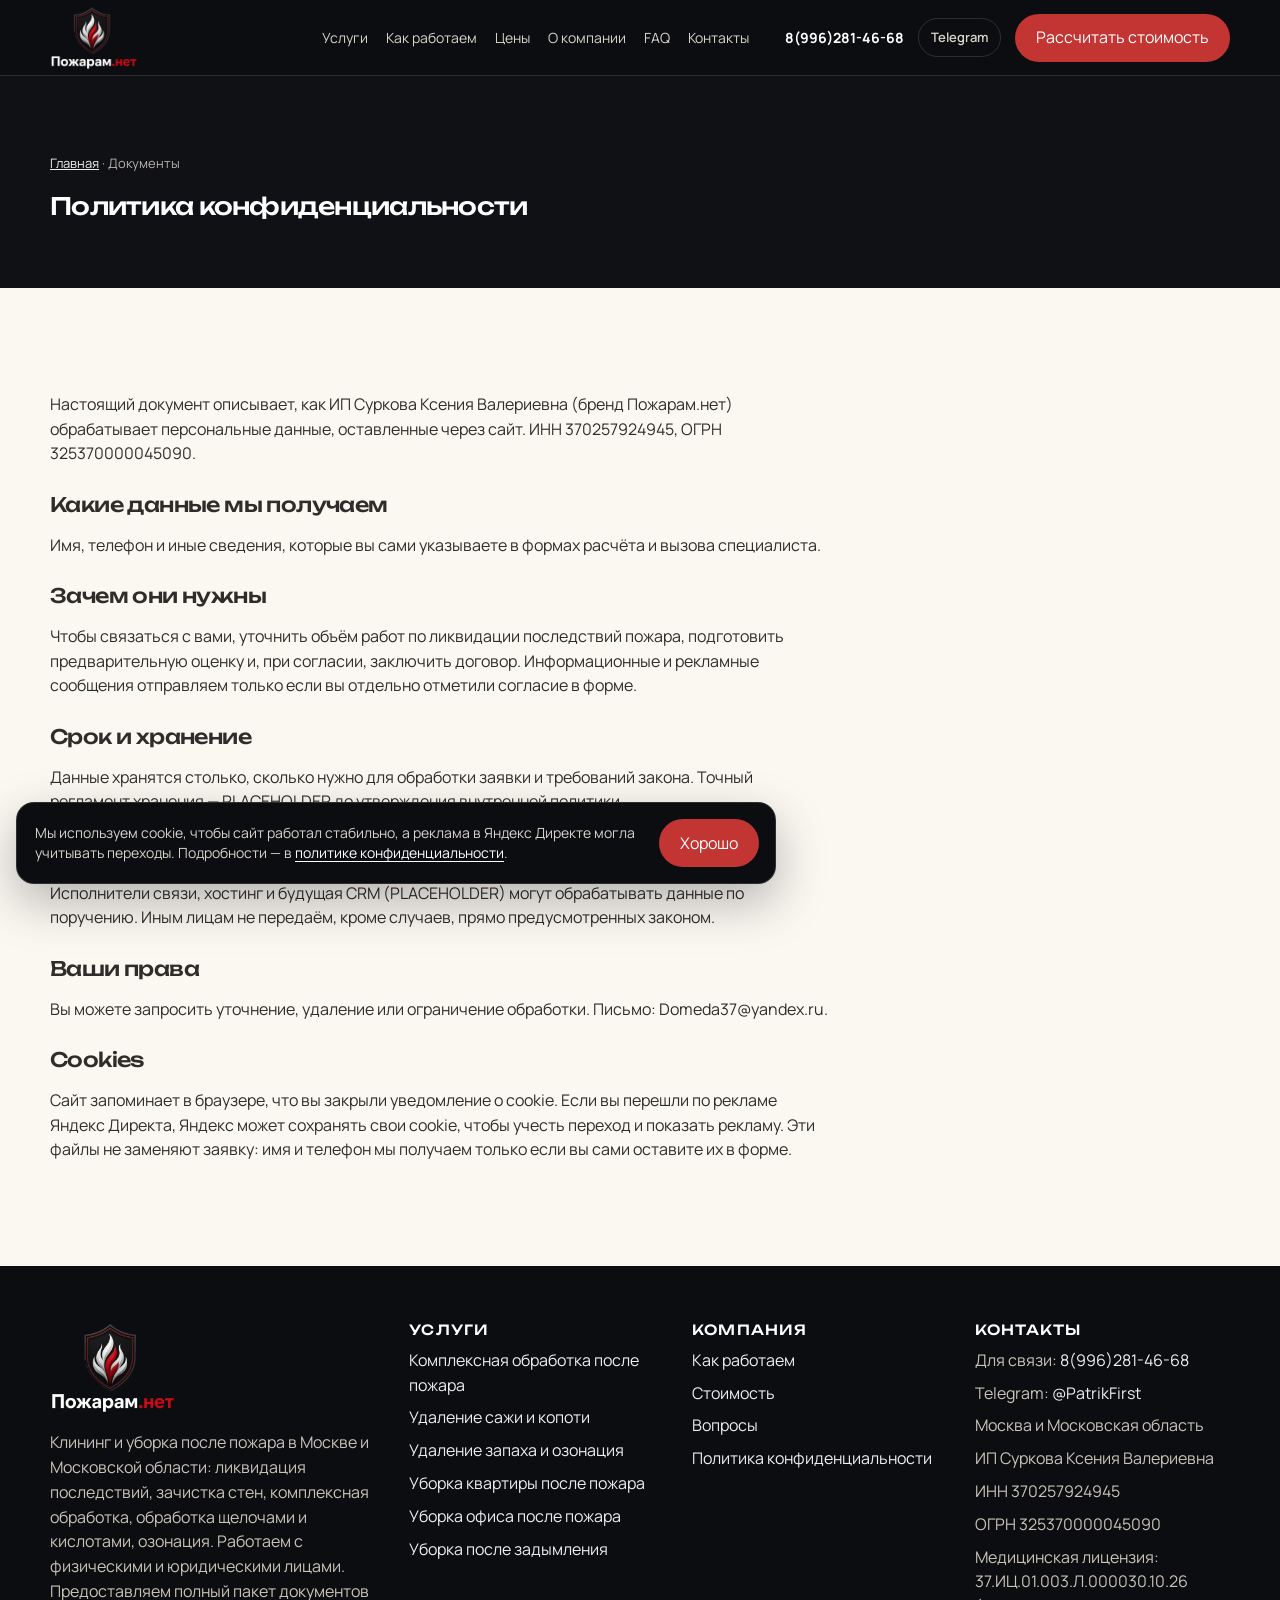
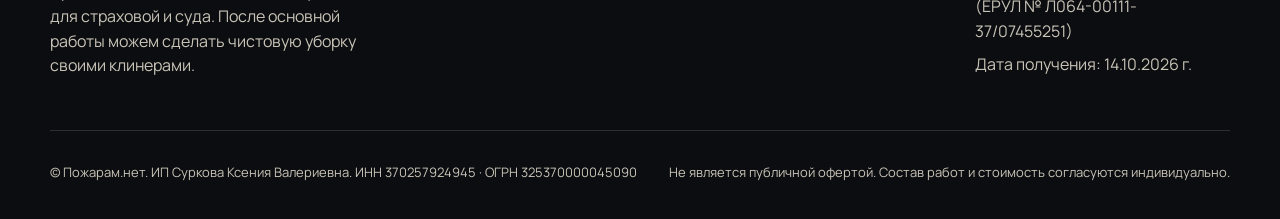
<file: politika-konfidencialnosti/index.html>
<!DOCTYPE html>
<html lang="ru">
<head>
  <meta charset="utf-8">
  <meta name="viewport" content="width=device-width, initial-scale=1">
  <title>Политика конфиденциальности — Пожарам.нет</title>
  <meta name="description" content="Как Пожарам.нет обрабатывает заявки и персональные данные, оставленные на сайте.">
  <link rel="canonical" href="https://www.remedia-placeholder.ru/politika-konfidencialnosti/">
  <meta name="robots" content="index,follow">
  <meta property="og:type" content="website">
  <meta property="og:locale" content="ru_RU">
  <meta property="og:site_name" content="Пожарам.нет">
  <meta property="og:title" content="Политика конфиденциальности — Пожарам.нет">
  <meta property="og:description" content="Как Пожарам.нет обрабатывает заявки и персональные данные, оставленные на сайте.">
  <meta property="og:url" content="https://www.remedia-placeholder.ru/politika-konfidencialnosti/">
  <meta property="og:image" content="https://www.remedia-placeholder.ru/images/hero-restoration.jpg">
  <meta name="twitter:card" content="summary_large_image">
  <link rel="icon" href="../favicon.png" type="image/png" sizes="192x192">
  <link rel="apple-touch-icon" href="../apple-touch-icon.png">
  <link rel="preconnect" href="https://fonts.googleapis.com">
  <link rel="preconnect" href="https://fonts.gstatic.com" crossorigin>
  <link rel="stylesheet" href="https://fonts.googleapis.com/css2?family=Manrope:wght@400;500;600;700&family=Unbounded:wght@500;600&display=swap">
  <link rel="stylesheet" href="../css/site.css">
  <script type="application/ld+json">
{
  "@context": "https://schema.org",
  "@graph": [
    {
      "@type": "LocalBusiness",
      "@id": "https://www.remedia-placeholder.ru/#business",
      "name": "Пожарам.нет",
      "legalName": "ИП Суркова Ксения Валериевна",
      "alternateName": "Пожарам.нет",
      "description": "Клининг и уборка после пожара в Москве и Московской области: ликвидация последствий, зачистка стен, комплексная обработка, обработка щелочами и кислотами. Документы для страховой и суда.",
      "url": "https://www.remedia-placeholder.ru/",
      "telephone": "+7-996-281-46-68",
      "email": "Domeda37@yandex.ru",
      "image": "https://www.remedia-placeholder.ru/images/hero-restoration.jpg",
      "areaServed": ["Москва", "Московская область"],
      "priceRange": "PLACEHOLDER"
    },
    {
      "@type": "Service",
      "name": "Уборка после пожара",
      "serviceType": "Ликвидация последствий пожара",
      "provider": {"@id": "https://www.remedia-placeholder.ru/#business"},
      "areaServed": ["Москва", "Московская область"],
      "offers": {
        "@type": "Offer",
        "availability": "https://schema.org/OnlineOnly",
        "description": "Предварительная оценка по заявке или выезду. Не является публичной офертой."
      }
    }
  ]
}
</script>
</head>
<body>
<a class="skip" href="#main">К содержанию</a>
<header class="header">
  <div class="wrap header-inner">
    <a class="logo" href="../" aria-label="Пожарам.нет — на главную">
      <img class="logo-img" src="../images/logo-pozharam.png" alt="Пожарам.нет" width="220" height="124">
    </a>
    <nav class="nav js-nav" id="site-nav" aria-label="Основное меню">
      <a href="../#uslugi">Услуги</a>
      <a href="../#kak-rabotaem">Как работаем</a>
      <a href="../#ceny">Цены</a>
      <a href="../#o-kompanii">О компании</a>
      <a href="../#faq">FAQ</a>
      <a href="../#kontakty">Контакты</a>
    </nav>
    <div class="header-cta">
      <a class="header-phone" href="tel:+79962814668">8(996)281-46-68</a>
      <a class="header-tg" href="https://t.me/PatrikFirst" target="_blank" rel="noopener noreferrer" aria-label="Написать в Telegram">Telegram</a>
      <button class="btn btn-primary js-open-modal" type="button" data-modal="lead">Рассчитать стоимость</button>
      <button class="menu-btn js-menu" type="button" aria-expanded="false" aria-controls="site-nav" aria-label="Открыть меню">☰</button>
    </div>
  </div>
</header>
<main id="main">
  <section class="page-hero">
    <div class="wrap">
      <p class="crumbs"><a href="../">Главная</a> · Документы</p>
      <h1>Политика конфиденциальности</h1>
    </div>
  </section>
  <section class="section seo-text">
    <div class="wrap">
      <p>Настоящий документ описывает, как ИП Суркова Ксения Валериевна (бренд Пожарам.нет) обрабатывает персональные данные, оставленные через сайт. ИНН 370257924945, ОГРН 325370000045090.</p>
      <h3>Какие данные мы получаем</h3>
      <p>Имя, телефон и иные сведения, которые вы сами указываете в формах расчёта и вызова специалиста.</p>
      <h3>Зачем они нужны</h3>
      <p>Чтобы связаться с вами, уточнить объём работ по ликвидации последствий пожара, подготовить предварительную оценку и, при согласии, заключить договор. Информационные и рекламные сообщения отправляем только если вы отдельно отметили согласие в форме.</p>
      <h3>Срок и хранение</h3>
      <p>Данные хранятся столько, сколько нужно для обработки заявки и требований закона. Точный регламент хранения — PLACEHOLDER до утверждения внутренней политики.</p>
      <h3>Передача третьим лицам</h3>
      <p>Исполнители связи, хостинг и будущая CRM (PLACEHOLDER) могут обрабатывать данные по поручению. Иным лицам не передаём, кроме случаев, прямо предусмотренных законом.</p>
      <h3>Ваши права</h3>
      <p>Вы можете запросить уточнение, удаление или ограничение обработки. Письмо: Domeda37@yandex.ru.</p>
      <h3>Cookies</h3>
      <p>Сайт запоминает в браузере, что вы закрыли уведомление о cookie. Если вы перешли по рекламе Яндекс Директа, Яндекс может сохранять свои cookie, чтобы учесть переход и показать рекламу. Эти файлы не заменяют заявку: имя и телефон мы получаем только если вы сами оставите их в форме.</p>
    </div>
  </section>
</main>
<footer class="footer" id="kontakty">
  <div class="wrap">
    <div class="footer-grid">
      <div>
        <a class="logo" href="../" aria-label="Пожарам.нет — на главную">
          <img class="logo-img" src="../images/logo-pozharam.png" alt="Пожарам.нет" width="220" height="124">
        </a>
        <p>Клининг и уборка после пожара в Москве и Московской области: ликвидация последствий, зачистка стен, комплексная обработка, обработка щелочами и кислотами, озонация. Работаем с физическими и юридическими лицами. Предоставляем полный пакет документов для страховой и суда. После основной работы можем сделать чистовую уборку своими клинерами.</p>
      </div>
      <div>
        <h3>Услуги</h3>
        <ul>
          <li><a href="../uslugi/kompleksnaya-uborka-posle-pozhara/">Комплексная обработка после пожара</a></li>
          <li><a href="../uslugi/udalenie-sazhi-i-kopoti/">Удаление сажи и копоти</a></li>
          <li><a href="../uslugi/ustranenie-zapaha-gari/">Удаление запаха и озонация</a></li>
          <li><a href="../uslugi/uborka-kvartiry-posle-pozhara/">Уборка квартиры после пожара</a></li>
          <li><a href="../uslugi/uborka-ofisa-posle-pozhara/">Уборка офиса после пожара</a></li>
          <li><a href="../uslugi/uborka-posle-zadymleniya/">Уборка после задымления</a></li>
        </ul>
      </div>
      <div>
        <h3>Компания</h3>
        <ul>
          <li><a href="../#kak-rabotaem">Как работаем</a></li>
          <li><a href="../#ceny">Стоимость</a></li>
          <li><a href="../#faq">Вопросы</a></li>
          <li><a href="../politika-konfidencialnosti/">Политика конфиденциальности</a></li>
        </ul>
      </div>
      <div>
        <h3>Контакты</h3>
        <ul>
          <li>Для связи: <a href="tel:+79962814668">8(996)281-46-68</a></li>
          <li>Telegram: <a href="https://t.me/PatrikFirst" target="_blank" rel="noopener noreferrer">@PatrikFirst</a></li>
          <li>Москва и Московская область</li>
          <li>ИП Суркова Ксения Валериевна</li>
          <li>ИНН 370257924945</li>
          <li>ОГРН 325370000045090</li>
          <li>Медицинская лицензия: 37.ИЦ.01.003.Л.000030.10.26<br>(ЕРУЛ № Л064-00111-37/07455251)</li>
          <li>Дата получения: 14.10.2026 г.</li>
        </ul>
      </div>
    </div>
    <div class="footer-bottom">
      <p>© Пожарам.нет. ИП Суркова Ксения Валериевна. ИНН 370257924945 · ОГРН 325370000045090</p>
      <p>Не является публичной офертой. Состав работ и стоимость согласуются индивидуально.</p>
    </div>
  </div>
</footer>

<div class="fab-stack">
  <a class="fab fab-tg" href="https://t.me/PatrikFirst" target="_blank" rel="noopener noreferrer" aria-label="Написать в Telegram">
    <svg viewBox="0 0 24 24" width="26" height="26" aria-hidden="true" focusable="false">
      <path fill="currentColor" d="M21.905 3.558a1.2 1.2 0 0 0-1.22-.2L2.78 10.53c-1.35.53-1.33 1.27-.24 1.59l4.76 1.49 1.85 5.72c.23.71.12 1-.76 1l.03.01c.52.01.75-.24 1.04-.53l2.5-2.43 5.2 3.85c.95.52 1.63.25 1.87-.88l3.38-15.93c.34-1.36-.26-1.97-1.01-1.67zM9.6 14.67l-.25 3.52-1.02-3.4L18.7 7.1 9.6 14.67z"/>
    </svg>
  </a>
  <a class="fab" href="tel:+79962814668" aria-label="Позвонить">☎</a>
</div>

<div class="modal" id="modal-lead" hidden>
  <div class="modal-backdrop js-close-modal" data-close="lead"></div>
  <div class="modal-dialog" role="dialog" aria-modal="true" aria-labelledby="modal-lead-title">
    <button class="modal-close js-close-modal" type="button" data-close="lead" aria-label="Закрыть">×</button>
    <h2 id="modal-lead-title">Заявка на расчёт</h2>
    <p class="modal-lead">Оставьте имя и телефон — уточним детали и назовём ориентир по стоимости. Фото объекта удобнее прислать в Telegram.</p>
    <form class="calc-box modal-form" id="calc-form" novalidate>
      <div class="hp" aria-hidden="true">
        <label>Не заполняйте это поле
          <input type="text" name="company" tabindex="-1" autocomplete="off">
        </label>
      </div>
      <div class="form-grid">
        <label class="field">Имя
          <input name="name" required autocomplete="name" placeholder="Как к вам обращаться">
        </label>
        <label class="field">Телефон
          <input name="phone" type="tel" autocomplete="tel" required placeholder="+7 (___) ___-__-__">
        </label>
      </div>
      <label class="check">
        <input type="checkbox" name="consent" value="1" required>
        <span>Я даю согласие на <a href="../politika-konfidencialnosti/" target="_blank" rel="noopener">обработку персональных данных</a></span>
      </label>
      <label class="check">
        <input type="checkbox" name="marketing" value="1">
        <span>Согласен(-на) получать информационные и рекламные сообщения</span>
      </label>
      <p class="modal-actions">
        <button class="btn btn-primary" type="submit" id="calc-submit">Отправить заявку</button>
        <a class="btn btn-line" href="https://t.me/PatrikFirst?text=%D0%97%D0%B4%D1%80%D0%B0%D0%B2%D1%81%D1%82%D0%B2%D1%83%D0%B9%D1%82%D0%B5%21%20%D0%A5%D0%BE%D1%87%D1%83%20%D0%BE%D1%82%D0%BF%D1%80%D0%B0%D0%B2%D0%B8%D1%82%D1%8C%20%D1%84%D0%BE%D1%82%D0%BE%20%D0%BE%D0%B1%D1%8A%D0%B5%D0%BA%D1%82%D0%B0%20%D0%B4%D0%BB%D1%8F%20%D0%BE%D1%86%D0%B5%D0%BD%D0%BA%D0%B8%20%D1%81%D1%82%D0%BE%D0%B8%D0%BC%D0%BE%D1%81%D1%82%D0%B8" target="_blank" rel="noopener noreferrer">Отправить фото в Telegram</a>
      </p>
      <p class="calc-result" id="calc-result" hidden></p>
      <p class="note">После заявки свяжемся и уточним объект. Это не публичная оферта.</p>
    </form>
  </div>
</div>

<div class="cookie" id="cookie" hidden>
  <p>Мы используем cookie, чтобы сайт работал стабильно, а реклама в Яндекс Директе могла учитывать переходы. Подробности — в <a href="../politika-konfidencialnosti/">политике конфиденциальности</a>.</p>
  <button class="btn btn-primary" type="button" id="cookie-ok">Хорошо</button>
</div>
<script src="../js/site.js" defer></script>
</body>
</html>
</file>
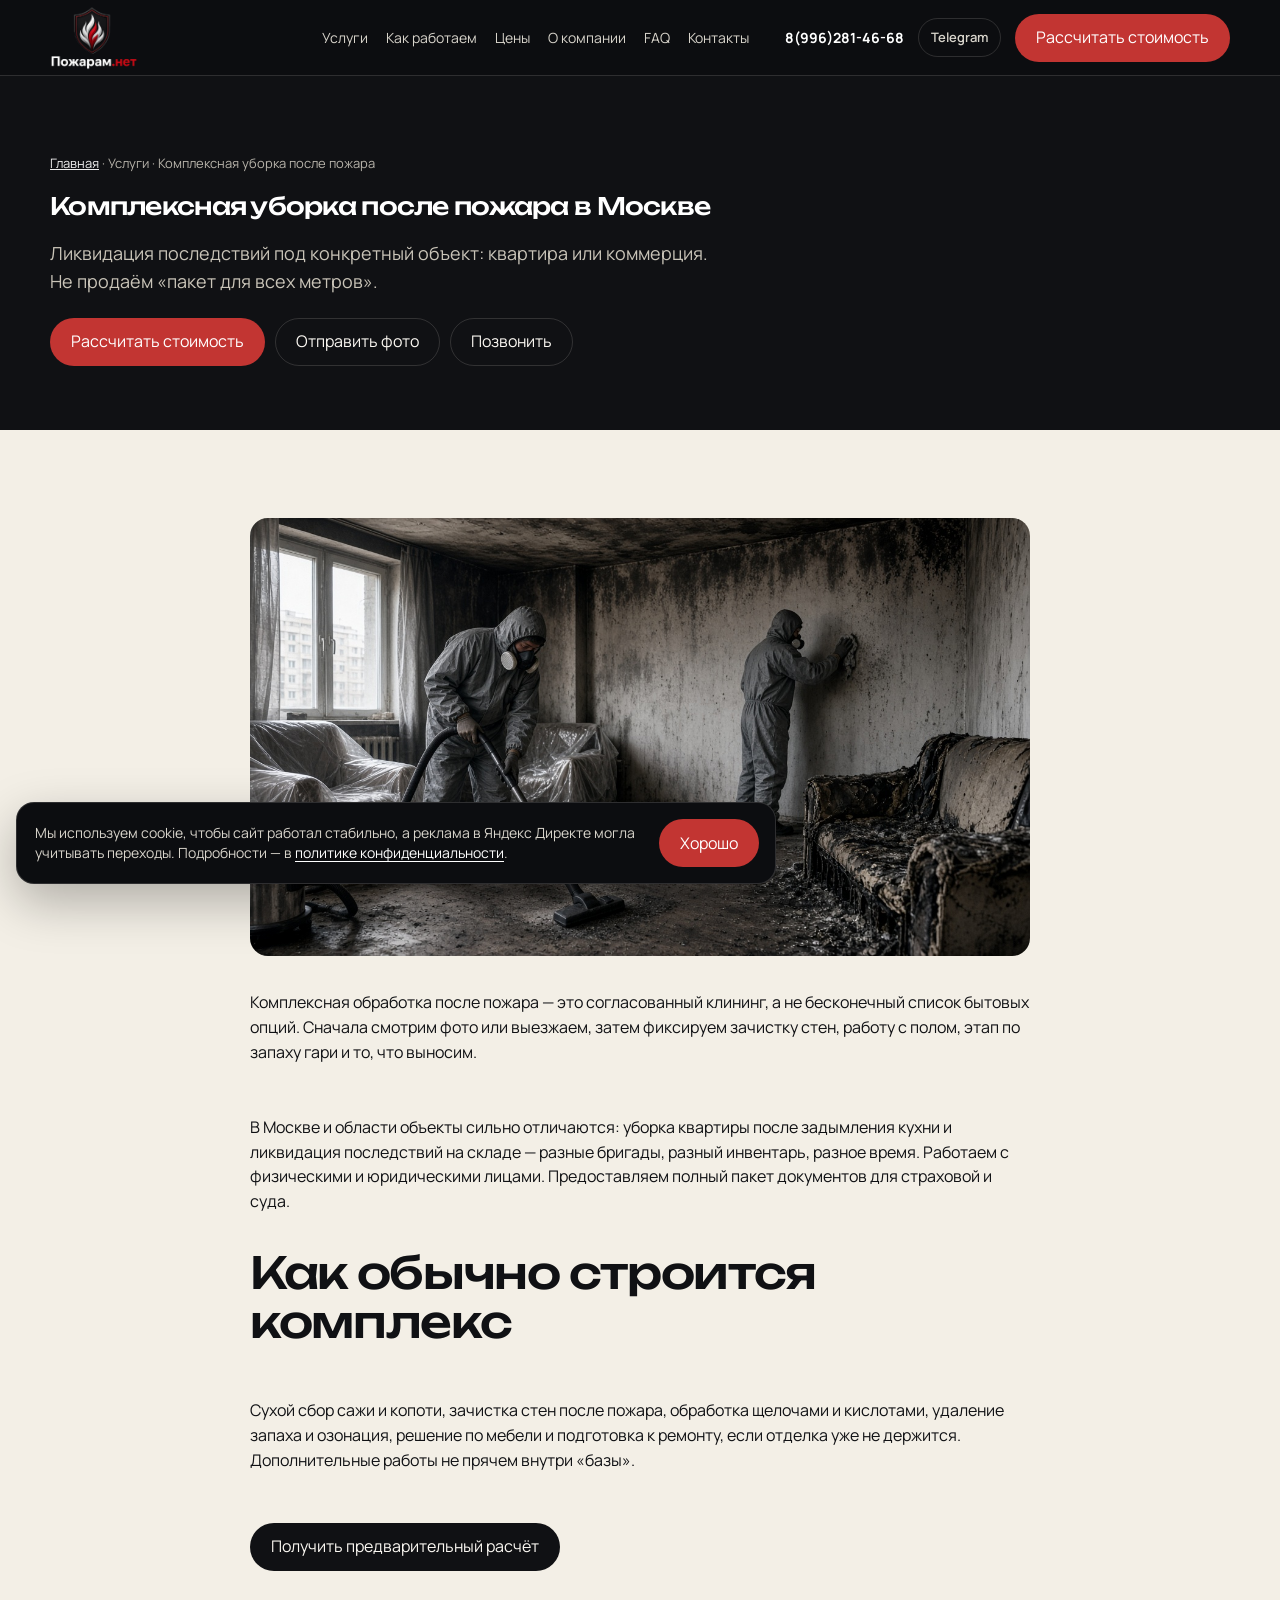
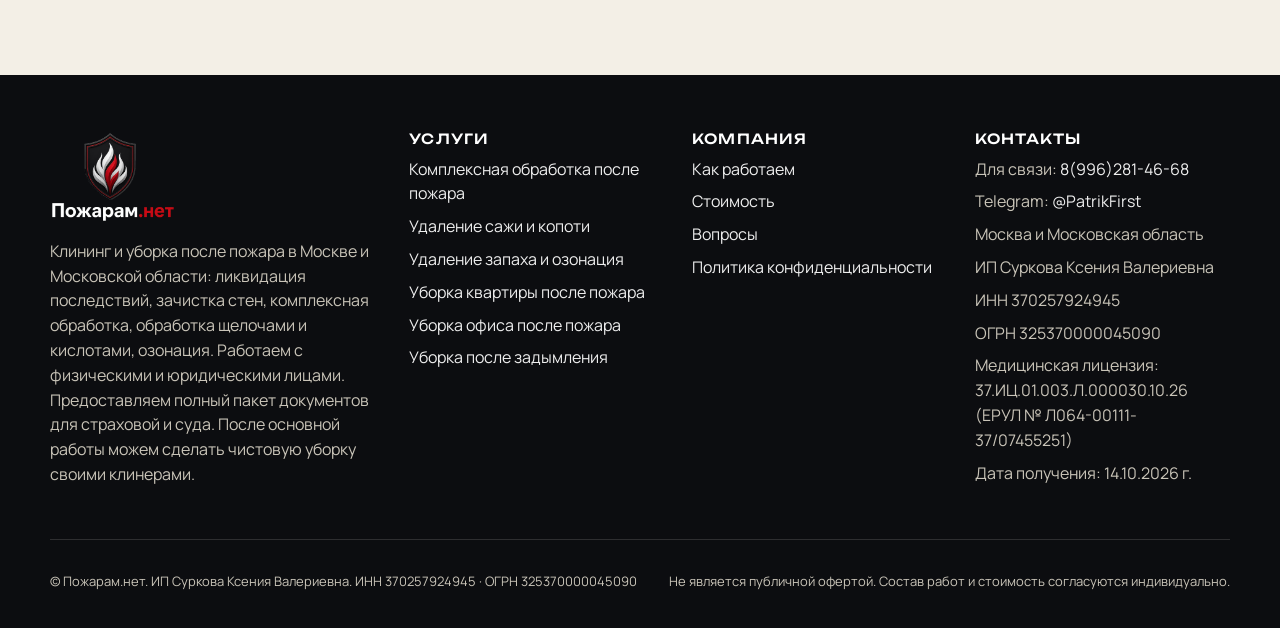
<file: uslugi/kompleksnaya-uborka-posle-pozhara/index.html>
<!DOCTYPE html>
<html lang="ru">
<head>
  <meta charset="utf-8">
  <meta name="viewport" content="width=device-width, initial-scale=1">
  <title>Комплексная обработка после пожара в Москве</title>
  <meta name="description" content="Комплексная обработка и уборка после пожара: зачистка стен, клининг, озонация, обработка щелочами и кислотами. Документы для страховой и суда.">
  <link rel="canonical" href="https://www.remedia-placeholder.ru/uslugi/kompleksnaya-uborka-posle-pozhara/">
  <meta name="robots" content="index,follow">
  <meta property="og:type" content="website">
  <meta property="og:locale" content="ru_RU">
  <meta property="og:site_name" content="Пожарам.нет">
  <meta property="og:title" content="Комплексная обработка после пожара в Москве">
  <meta property="og:description" content="Комплексная обработка и уборка после пожара: зачистка стен, клининг, озонация, обработка щелочами и кислотами. Документы для страховой и суда.">
  <meta property="og:url" content="https://www.remedia-placeholder.ru/uslugi/kompleksnaya-uborka-posle-pozhara/">
  <meta property="og:image" content="https://www.remedia-placeholder.ru/images/hero-restoration.jpg">
  <meta name="twitter:card" content="summary_large_image">
  <link rel="icon" href="../../favicon.png" type="image/png" sizes="192x192">
  <link rel="apple-touch-icon" href="../../apple-touch-icon.png">
  <link rel="preconnect" href="https://fonts.googleapis.com">
  <link rel="preconnect" href="https://fonts.gstatic.com" crossorigin>
  <link rel="stylesheet" href="https://fonts.googleapis.com/css2?family=Manrope:wght@400;500;600;700&family=Unbounded:wght@500;600&display=swap">
  <link rel="stylesheet" href="../../css/site.css">
  <script type="application/ld+json">
{
  "@context": "https://schema.org",
  "@graph": [
    {
      "@type": "LocalBusiness",
      "@id": "https://www.remedia-placeholder.ru/#business",
      "name": "Пожарам.нет",
      "legalName": "ИП Суркова Ксения Валериевна",
      "alternateName": "Пожарам.нет",
      "description": "Клининг и уборка после пожара в Москве и Московской области: ликвидация последствий, зачистка стен, комплексная обработка, обработка щелочами и кислотами. Документы для страховой и суда.",
      "url": "https://www.remedia-placeholder.ru/",
      "telephone": "+7-996-281-46-68",
      "email": "Domeda37@yandex.ru",
      "image": "https://www.remedia-placeholder.ru/images/hero-restoration.jpg",
      "areaServed": ["Москва", "Московская область"],
      "priceRange": "PLACEHOLDER"
    },
    {
      "@type": "Service",
      "name": "Уборка после пожара",
      "serviceType": "Ликвидация последствий пожара",
      "provider": {"@id": "https://www.remedia-placeholder.ru/#business"},
      "areaServed": ["Москва", "Московская область"],
      "offers": {
        "@type": "Offer",
        "availability": "https://schema.org/OnlineOnly",
        "description": "Предварительная оценка по заявке или выезду. Не является публичной офертой."
      }
    }
  ]
}
</script>
</head>
<body>
<a class="skip" href="#main">К содержанию</a>
<header class="header">
  <div class="wrap header-inner">
    <a class="logo" href="../../" aria-label="Пожарам.нет — на главную">
      <img class="logo-img" src="../../images/logo-pozharam.png" alt="Пожарам.нет" width="220" height="124">
    </a>
    <nav class="nav js-nav" id="site-nav" aria-label="Основное меню">
      <a href="../../#uslugi">Услуги</a>
      <a href="../../#kak-rabotaem">Как работаем</a>
      <a href="../../#ceny">Цены</a>
      <a href="../../#o-kompanii">О компании</a>
      <a href="../../#faq">FAQ</a>
      <a href="../../#kontakty">Контакты</a>
    </nav>
    <div class="header-cta">
      <a class="header-phone" href="tel:+79962814668">8(996)281-46-68</a>
      <a class="header-tg" href="https://t.me/PatrikFirst" target="_blank" rel="noopener noreferrer" aria-label="Написать в Telegram">Telegram</a>
      <button class="btn btn-primary js-open-modal" type="button" data-modal="lead">Рассчитать стоимость</button>
      <button class="menu-btn js-menu" type="button" aria-expanded="false" aria-controls="site-nav" aria-label="Открыть меню">☰</button>
    </div>
  </div>
</header>
<main id="main">
  <section class="page-hero">
    <div class="wrap">
      <p class="crumbs"><a href="../../">Главная</a> · Услуги · Комплексная уборка после пожара</p>
      <h1>Комплексная уборка после пожара в Москве</h1>
      <p class="lead" style="color:#c9c4b8">Ликвидация последствий под конкретный объект: квартира или коммерция. Не продаём «пакет для всех метров».</p>
      <p style="margin-top:22px;display:flex;flex-wrap:wrap;gap:10px">
        <button class="btn btn-primary js-open-modal" type="button" data-modal="lead">Рассчитать стоимость</button>
        <a class="btn btn-ghost" href="https://t.me/PatrikFirst?text=%D0%97%D0%B4%D1%80%D0%B0%D0%B2%D1%81%D1%82%D0%B2%D1%83%D0%B9%D1%82%D0%B5%21%20%D0%A5%D0%BE%D1%87%D1%83%20%D0%BE%D1%82%D0%BF%D1%80%D0%B0%D0%B2%D0%B8%D1%82%D1%8C%20%D1%84%D0%BE%D1%82%D0%BE%20%D0%BE%D0%B1%D1%8A%D0%B5%D0%BA%D1%82%D0%B0%20%D0%B4%D0%BB%D1%8F%20%D0%BE%D1%86%D0%B5%D0%BD%D0%BA%D0%B8%20%D1%81%D1%82%D0%BE%D0%B8%D0%BC%D0%BE%D1%81%D1%82%D0%B8" target="_blank" rel="noopener noreferrer">Отправить фото</a>
        <a class="btn btn-ghost" href="tel:+79962814668">Позвонить</a>
      </p>
    </div>
  </section>
  <section class="section">
    <div class="wrap" style="display:grid;gap:18px;max-width:78ch">
      <figure class="service-visual">
        <img src="../../images/complex-treatment.jpg" alt="Комплексная обработка комнаты после пожара" width="1200" height="800" loading="lazy">
      </figure>
      
        <p>Комплексная обработка после пожара — это согласованный клининг, а не бесконечный список бытовых опций. Сначала смотрим фото или выезжаем, затем фиксируем зачистку стен, работу с полом, этап по запаху гари и то, что выносим.</p>
        <p>В Москве и области объекты сильно отличаются: уборка квартиры после задымления кухни и ликвидация последствий на складе — разные бригады, разный инвентарь, разное время. Работаем с физическими и юридическими лицами. Предоставляем полный пакет документов для страховой и суда.</p>
        <h2>Как обычно строится комплекс</h2>
        <p>Сухой сбор сажи и копоти, зачистка стен после пожара, обработка щелочами и кислотами, удаление запаха и озонация, решение по мебели и подготовка к ремонту, если отделка уже не держится. Дополнительные работы не прячем внутри «базы».</p>
        
      <p><button class="btn btn-dark js-open-modal" type="button" data-modal="lead">Получить предварительный расчёт</button></p>
    </div>
  </section>
</main>
<footer class="footer" id="kontakty">
  <div class="wrap">
    <div class="footer-grid">
      <div>
        <a class="logo" href="../../" aria-label="Пожарам.нет — на главную">
          <img class="logo-img" src="../../images/logo-pozharam.png" alt="Пожарам.нет" width="220" height="124">
        </a>
        <p>Клининг и уборка после пожара в Москве и Московской области: ликвидация последствий, зачистка стен, комплексная обработка, обработка щелочами и кислотами, озонация. Работаем с физическими и юридическими лицами. Предоставляем полный пакет документов для страховой и суда. После основной работы можем сделать чистовую уборку своими клинерами.</p>
      </div>
      <div>
        <h3>Услуги</h3>
        <ul>
          <li><a href="../../uslugi/kompleksnaya-uborka-posle-pozhara/">Комплексная обработка после пожара</a></li>
          <li><a href="../../uslugi/udalenie-sazhi-i-kopoti/">Удаление сажи и копоти</a></li>
          <li><a href="../../uslugi/ustranenie-zapaha-gari/">Удаление запаха и озонация</a></li>
          <li><a href="../../uslugi/uborka-kvartiry-posle-pozhara/">Уборка квартиры после пожара</a></li>
          <li><a href="../../uslugi/uborka-ofisa-posle-pozhara/">Уборка офиса после пожара</a></li>
          <li><a href="../../uslugi/uborka-posle-zadymleniya/">Уборка после задымления</a></li>
        </ul>
      </div>
      <div>
        <h3>Компания</h3>
        <ul>
          <li><a href="../../#kak-rabotaem">Как работаем</a></li>
          <li><a href="../../#ceny">Стоимость</a></li>
          <li><a href="../../#faq">Вопросы</a></li>
          <li><a href="../../politika-konfidencialnosti/">Политика конфиденциальности</a></li>
        </ul>
      </div>
      <div>
        <h3>Контакты</h3>
        <ul>
          <li>Для связи: <a href="tel:+79962814668">8(996)281-46-68</a></li>
          <li>Telegram: <a href="https://t.me/PatrikFirst" target="_blank" rel="noopener noreferrer">@PatrikFirst</a></li>
          <li>Москва и Московская область</li>
          <li>ИП Суркова Ксения Валериевна</li>
          <li>ИНН 370257924945</li>
          <li>ОГРН 325370000045090</li>
          <li>Медицинская лицензия: 37.ИЦ.01.003.Л.000030.10.26<br>(ЕРУЛ № Л064-00111-37/07455251)</li>
          <li>Дата получения: 14.10.2026 г.</li>
        </ul>
      </div>
    </div>
    <div class="footer-bottom">
      <p>© Пожарам.нет. ИП Суркова Ксения Валериевна. ИНН 370257924945 · ОГРН 325370000045090</p>
      <p>Не является публичной офертой. Состав работ и стоимость согласуются индивидуально.</p>
    </div>
  </div>
</footer>

<div class="fab-stack">
  <a class="fab fab-tg" href="https://t.me/PatrikFirst" target="_blank" rel="noopener noreferrer" aria-label="Написать в Telegram">
    <svg viewBox="0 0 24 24" width="26" height="26" aria-hidden="true" focusable="false">
      <path fill="currentColor" d="M21.905 3.558a1.2 1.2 0 0 0-1.22-.2L2.78 10.53c-1.35.53-1.33 1.27-.24 1.59l4.76 1.49 1.85 5.72c.23.71.12 1-.76 1l.03.01c.52.01.75-.24 1.04-.53l2.5-2.43 5.2 3.85c.95.52 1.63.25 1.87-.88l3.38-15.93c.34-1.36-.26-1.97-1.01-1.67zM9.6 14.67l-.25 3.52-1.02-3.4L18.7 7.1 9.6 14.67z"/>
    </svg>
  </a>
  <a class="fab" href="tel:+79962814668" aria-label="Позвонить">☎</a>
</div>

<div class="modal" id="modal-lead" hidden>
  <div class="modal-backdrop js-close-modal" data-close="lead"></div>
  <div class="modal-dialog" role="dialog" aria-modal="true" aria-labelledby="modal-lead-title">
    <button class="modal-close js-close-modal" type="button" data-close="lead" aria-label="Закрыть">×</button>
    <h2 id="modal-lead-title">Заявка на расчёт</h2>
    <p class="modal-lead">Оставьте имя и телефон — уточним детали и назовём ориентир по стоимости. Фото объекта удобнее прислать в Telegram.</p>
    <form class="calc-box modal-form" id="calc-form" novalidate>
      <div class="hp" aria-hidden="true">
        <label>Не заполняйте это поле
          <input type="text" name="company" tabindex="-1" autocomplete="off">
        </label>
      </div>
      <div class="form-grid">
        <label class="field">Имя
          <input name="name" required autocomplete="name" placeholder="Как к вам обращаться">
        </label>
        <label class="field">Телефон
          <input name="phone" type="tel" autocomplete="tel" required placeholder="+7 (___) ___-__-__">
        </label>
      </div>
      <label class="check">
        <input type="checkbox" name="consent" value="1" required>
        <span>Я даю согласие на <a href="../../politika-konfidencialnosti/" target="_blank" rel="noopener">обработку персональных данных</a></span>
      </label>
      <label class="check">
        <input type="checkbox" name="marketing" value="1">
        <span>Согласен(-на) получать информационные и рекламные сообщения</span>
      </label>
      <p class="modal-actions">
        <button class="btn btn-primary" type="submit" id="calc-submit">Отправить заявку</button>
        <a class="btn btn-line" href="https://t.me/PatrikFirst?text=%D0%97%D0%B4%D1%80%D0%B0%D0%B2%D1%81%D1%82%D0%B2%D1%83%D0%B9%D1%82%D0%B5%21%20%D0%A5%D0%BE%D1%87%D1%83%20%D0%BE%D1%82%D0%BF%D1%80%D0%B0%D0%B2%D0%B8%D1%82%D1%8C%20%D1%84%D0%BE%D1%82%D0%BE%20%D0%BE%D0%B1%D1%8A%D0%B5%D0%BA%D1%82%D0%B0%20%D0%B4%D0%BB%D1%8F%20%D0%BE%D1%86%D0%B5%D0%BD%D0%BA%D0%B8%20%D1%81%D1%82%D0%BE%D0%B8%D0%BC%D0%BE%D1%81%D1%82%D0%B8" target="_blank" rel="noopener noreferrer">Отправить фото в Telegram</a>
      </p>
      <p class="calc-result" id="calc-result" hidden></p>
      <p class="note">После заявки свяжемся и уточним объект. Это не публичная оферта.</p>
    </form>
  </div>
</div>

<div class="cookie" id="cookie" hidden>
  <p>Мы используем cookie, чтобы сайт работал стабильно, а реклама в Яндекс Директе могла учитывать переходы. Подробности — в <a href="../../politika-konfidencialnosti/">политике конфиденциальности</a>.</p>
  <button class="btn btn-primary" type="button" id="cookie-ok">Хорошо</button>
</div>
<script src="../../js/site.js" defer></script>
</body>
</html>
</file>
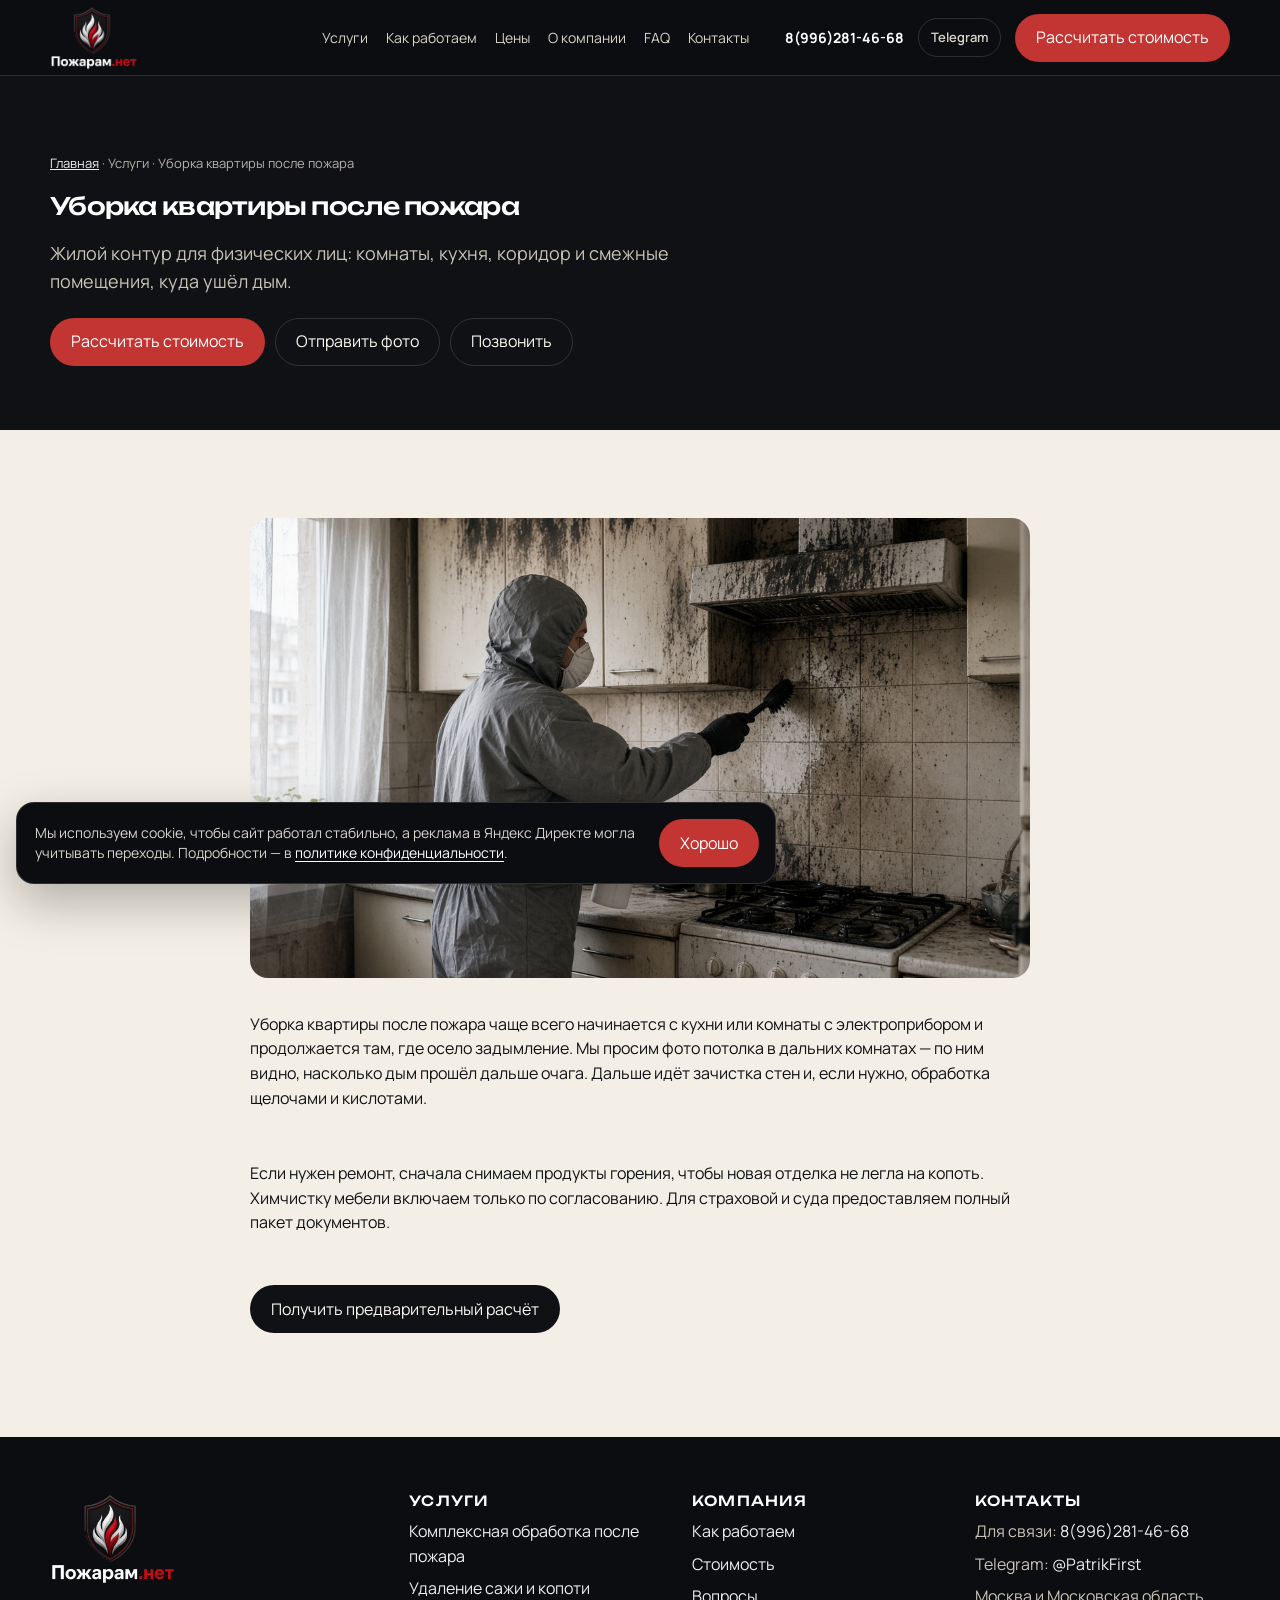
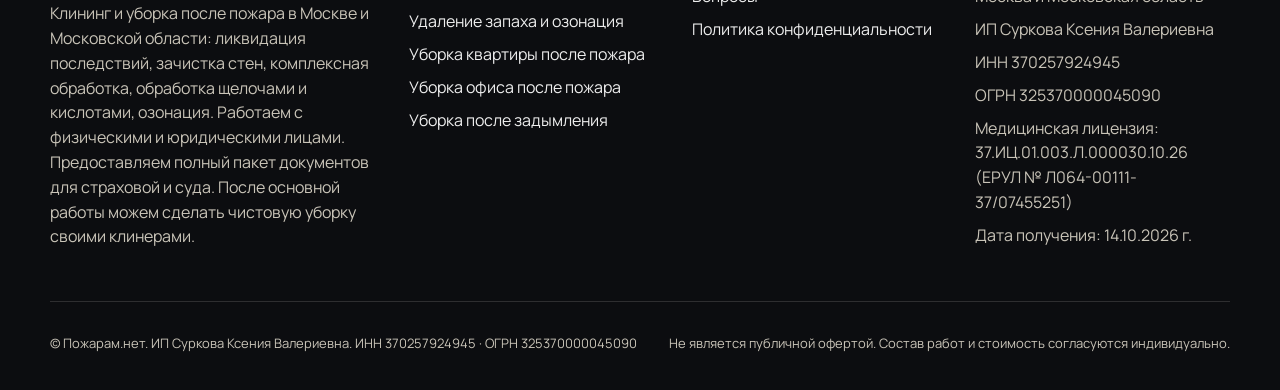
<file: uslugi/uborka-kvartiry-posle-pozhara/index.html>
<!DOCTYPE html>
<html lang="ru">
<head>
  <meta charset="utf-8">
  <meta name="viewport" content="width=device-width, initial-scale=1">
  <title>Уборка квартиры после пожара в Москве</title>
  <meta name="description" content="Уборка и клининг квартиры после пожара: зачистка стен, ликвидация последствий, обработка щелочами и кислотами. Документы для страховой.">
  <link rel="canonical" href="https://www.remedia-placeholder.ru/uslugi/uborka-kvartiry-posle-pozhara/">
  <meta name="robots" content="index,follow">
  <meta property="og:type" content="website">
  <meta property="og:locale" content="ru_RU">
  <meta property="og:site_name" content="Пожарам.нет">
  <meta property="og:title" content="Уборка квартиры после пожара в Москве">
  <meta property="og:description" content="Уборка и клининг квартиры после пожара: зачистка стен, ликвидация последствий, обработка щелочами и кислотами. Документы для страховой.">
  <meta property="og:url" content="https://www.remedia-placeholder.ru/uslugi/uborka-kvartiry-posle-pozhara/">
  <meta property="og:image" content="https://www.remedia-placeholder.ru/images/hero-restoration.jpg">
  <meta name="twitter:card" content="summary_large_image">
  <link rel="icon" href="../../favicon.png" type="image/png" sizes="192x192">
  <link rel="apple-touch-icon" href="../../apple-touch-icon.png">
  <link rel="preconnect" href="https://fonts.googleapis.com">
  <link rel="preconnect" href="https://fonts.gstatic.com" crossorigin>
  <link rel="stylesheet" href="https://fonts.googleapis.com/css2?family=Manrope:wght@400;500;600;700&family=Unbounded:wght@500;600&display=swap">
  <link rel="stylesheet" href="../../css/site.css">
  <script type="application/ld+json">
{
  "@context": "https://schema.org",
  "@graph": [
    {
      "@type": "LocalBusiness",
      "@id": "https://www.remedia-placeholder.ru/#business",
      "name": "Пожарам.нет",
      "legalName": "ИП Суркова Ксения Валериевна",
      "alternateName": "Пожарам.нет",
      "description": "Клининг и уборка после пожара в Москве и Московской области: ликвидация последствий, зачистка стен, комплексная обработка, обработка щелочами и кислотами. Документы для страховой и суда.",
      "url": "https://www.remedia-placeholder.ru/",
      "telephone": "+7-996-281-46-68",
      "email": "Domeda37@yandex.ru",
      "image": "https://www.remedia-placeholder.ru/images/hero-restoration.jpg",
      "areaServed": ["Москва", "Московская область"],
      "priceRange": "PLACEHOLDER"
    },
    {
      "@type": "Service",
      "name": "Уборка после пожара",
      "serviceType": "Ликвидация последствий пожара",
      "provider": {"@id": "https://www.remedia-placeholder.ru/#business"},
      "areaServed": ["Москва", "Московская область"],
      "offers": {
        "@type": "Offer",
        "availability": "https://schema.org/OnlineOnly",
        "description": "Предварительная оценка по заявке или выезду. Не является публичной офертой."
      }
    }
  ]
}
</script>
</head>
<body>
<a class="skip" href="#main">К содержанию</a>
<header class="header">
  <div class="wrap header-inner">
    <a class="logo" href="../../" aria-label="Пожарам.нет — на главную">
      <img class="logo-img" src="../../images/logo-pozharam.png" alt="Пожарам.нет" width="220" height="124">
    </a>
    <nav class="nav js-nav" id="site-nav" aria-label="Основное меню">
      <a href="../../#uslugi">Услуги</a>
      <a href="../../#kak-rabotaem">Как работаем</a>
      <a href="../../#ceny">Цены</a>
      <a href="../../#o-kompanii">О компании</a>
      <a href="../../#faq">FAQ</a>
      <a href="../../#kontakty">Контакты</a>
    </nav>
    <div class="header-cta">
      <a class="header-phone" href="tel:+79962814668">8(996)281-46-68</a>
      <a class="header-tg" href="https://t.me/PatrikFirst" target="_blank" rel="noopener noreferrer" aria-label="Написать в Telegram">Telegram</a>
      <button class="btn btn-primary js-open-modal" type="button" data-modal="lead">Рассчитать стоимость</button>
      <button class="menu-btn js-menu" type="button" aria-expanded="false" aria-controls="site-nav" aria-label="Открыть меню">☰</button>
    </div>
  </div>
</header>
<main id="main">
  <section class="page-hero">
    <div class="wrap">
      <p class="crumbs"><a href="../../">Главная</a> · Услуги · Уборка квартиры после пожара</p>
      <h1>Уборка квартиры после пожара</h1>
      <p class="lead" style="color:#c9c4b8">Жилой контур для физических лиц: комнаты, кухня, коридор и смежные помещения, куда ушёл дым.</p>
      <p style="margin-top:22px;display:flex;flex-wrap:wrap;gap:10px">
        <button class="btn btn-primary js-open-modal" type="button" data-modal="lead">Рассчитать стоимость</button>
        <a class="btn btn-ghost" href="https://t.me/PatrikFirst?text=%D0%97%D0%B4%D1%80%D0%B0%D0%B2%D1%81%D1%82%D0%B2%D1%83%D0%B9%D1%82%D0%B5%21%20%D0%A5%D0%BE%D1%87%D1%83%20%D0%BE%D1%82%D0%BF%D1%80%D0%B0%D0%B2%D0%B8%D1%82%D1%8C%20%D1%84%D0%BE%D1%82%D0%BE%20%D0%BE%D0%B1%D1%8A%D0%B5%D0%BA%D1%82%D0%B0%20%D0%B4%D0%BB%D1%8F%20%D0%BE%D1%86%D0%B5%D0%BD%D0%BA%D0%B8%20%D1%81%D1%82%D0%BE%D0%B8%D0%BC%D0%BE%D1%81%D1%82%D0%B8" target="_blank" rel="noopener noreferrer">Отправить фото</a>
        <a class="btn btn-ghost" href="tel:+79962814668">Позвонить</a>
      </p>
    </div>
  </section>
  <section class="section">
    <div class="wrap" style="display:grid;gap:18px;max-width:78ch">
      <figure class="service-visual">
        <img src="../../images/apartment-cleaning.jpg" alt="Уборка кухни после пожара" width="1200" height="800" loading="lazy">
      </figure>
      
        <p>Уборка квартиры после пожара чаще всего начинается с кухни или комнаты с электроприбором и продолжается там, где осело задымление. Мы просим фото потолка в дальних комнатах — по ним видно, насколько дым прошёл дальше очага. Дальше идёт зачистка стен и, если нужно, обработка щелочами и кислотами.</p>
        <p>Если нужен ремонт, сначала снимаем продукты горения, чтобы новая отделка не легла на копоть. Химчистку мебели включаем только по согласованию. Для страховой и суда предоставляем полный пакет документов.</p>
        
      <p><button class="btn btn-dark js-open-modal" type="button" data-modal="lead">Получить предварительный расчёт</button></p>
    </div>
  </section>
</main>
<footer class="footer" id="kontakty">
  <div class="wrap">
    <div class="footer-grid">
      <div>
        <a class="logo" href="../../" aria-label="Пожарам.нет — на главную">
          <img class="logo-img" src="../../images/logo-pozharam.png" alt="Пожарам.нет" width="220" height="124">
        </a>
        <p>Клининг и уборка после пожара в Москве и Московской области: ликвидация последствий, зачистка стен, комплексная обработка, обработка щелочами и кислотами, озонация. Работаем с физическими и юридическими лицами. Предоставляем полный пакет документов для страховой и суда. После основной работы можем сделать чистовую уборку своими клинерами.</p>
      </div>
      <div>
        <h3>Услуги</h3>
        <ul>
          <li><a href="../../uslugi/kompleksnaya-uborka-posle-pozhara/">Комплексная обработка после пожара</a></li>
          <li><a href="../../uslugi/udalenie-sazhi-i-kopoti/">Удаление сажи и копоти</a></li>
          <li><a href="../../uslugi/ustranenie-zapaha-gari/">Удаление запаха и озонация</a></li>
          <li><a href="../../uslugi/uborka-kvartiry-posle-pozhara/">Уборка квартиры после пожара</a></li>
          <li><a href="../../uslugi/uborka-ofisa-posle-pozhara/">Уборка офиса после пожара</a></li>
          <li><a href="../../uslugi/uborka-posle-zadymleniya/">Уборка после задымления</a></li>
        </ul>
      </div>
      <div>
        <h3>Компания</h3>
        <ul>
          <li><a href="../../#kak-rabotaem">Как работаем</a></li>
          <li><a href="../../#ceny">Стоимость</a></li>
          <li><a href="../../#faq">Вопросы</a></li>
          <li><a href="../../politika-konfidencialnosti/">Политика конфиденциальности</a></li>
        </ul>
      </div>
      <div>
        <h3>Контакты</h3>
        <ul>
          <li>Для связи: <a href="tel:+79962814668">8(996)281-46-68</a></li>
          <li>Telegram: <a href="https://t.me/PatrikFirst" target="_blank" rel="noopener noreferrer">@PatrikFirst</a></li>
          <li>Москва и Московская область</li>
          <li>ИП Суркова Ксения Валериевна</li>
          <li>ИНН 370257924945</li>
          <li>ОГРН 325370000045090</li>
          <li>Медицинская лицензия: 37.ИЦ.01.003.Л.000030.10.26<br>(ЕРУЛ № Л064-00111-37/07455251)</li>
          <li>Дата получения: 14.10.2026 г.</li>
        </ul>
      </div>
    </div>
    <div class="footer-bottom">
      <p>© Пожарам.нет. ИП Суркова Ксения Валериевна. ИНН 370257924945 · ОГРН 325370000045090</p>
      <p>Не является публичной офертой. Состав работ и стоимость согласуются индивидуально.</p>
    </div>
  </div>
</footer>

<div class="fab-stack">
  <a class="fab fab-tg" href="https://t.me/PatrikFirst" target="_blank" rel="noopener noreferrer" aria-label="Написать в Telegram">
    <svg viewBox="0 0 24 24" width="26" height="26" aria-hidden="true" focusable="false">
      <path fill="currentColor" d="M21.905 3.558a1.2 1.2 0 0 0-1.22-.2L2.78 10.53c-1.35.53-1.33 1.27-.24 1.59l4.76 1.49 1.85 5.72c.23.71.12 1-.76 1l.03.01c.52.01.75-.24 1.04-.53l2.5-2.43 5.2 3.85c.95.52 1.63.25 1.87-.88l3.38-15.93c.34-1.36-.26-1.97-1.01-1.67zM9.6 14.67l-.25 3.52-1.02-3.4L18.7 7.1 9.6 14.67z"/>
    </svg>
  </a>
  <a class="fab" href="tel:+79962814668" aria-label="Позвонить">☎</a>
</div>

<div class="modal" id="modal-lead" hidden>
  <div class="modal-backdrop js-close-modal" data-close="lead"></div>
  <div class="modal-dialog" role="dialog" aria-modal="true" aria-labelledby="modal-lead-title">
    <button class="modal-close js-close-modal" type="button" data-close="lead" aria-label="Закрыть">×</button>
    <h2 id="modal-lead-title">Заявка на расчёт</h2>
    <p class="modal-lead">Оставьте имя и телефон — уточним детали и назовём ориентир по стоимости. Фото объекта удобнее прислать в Telegram.</p>
    <form class="calc-box modal-form" id="calc-form" novalidate>
      <div class="hp" aria-hidden="true">
        <label>Не заполняйте это поле
          <input type="text" name="company" tabindex="-1" autocomplete="off">
        </label>
      </div>
      <div class="form-grid">
        <label class="field">Имя
          <input name="name" required autocomplete="name" placeholder="Как к вам обращаться">
        </label>
        <label class="field">Телефон
          <input name="phone" type="tel" autocomplete="tel" required placeholder="+7 (___) ___-__-__">
        </label>
      </div>
      <label class="check">
        <input type="checkbox" name="consent" value="1" required>
        <span>Я даю согласие на <a href="../../politika-konfidencialnosti/" target="_blank" rel="noopener">обработку персональных данных</a></span>
      </label>
      <label class="check">
        <input type="checkbox" name="marketing" value="1">
        <span>Согласен(-на) получать информационные и рекламные сообщения</span>
      </label>
      <p class="modal-actions">
        <button class="btn btn-primary" type="submit" id="calc-submit">Отправить заявку</button>
        <a class="btn btn-line" href="https://t.me/PatrikFirst?text=%D0%97%D0%B4%D1%80%D0%B0%D0%B2%D1%81%D1%82%D0%B2%D1%83%D0%B9%D1%82%D0%B5%21%20%D0%A5%D0%BE%D1%87%D1%83%20%D0%BE%D1%82%D0%BF%D1%80%D0%B0%D0%B2%D0%B8%D1%82%D1%8C%20%D1%84%D0%BE%D1%82%D0%BE%20%D0%BE%D0%B1%D1%8A%D0%B5%D0%BA%D1%82%D0%B0%20%D0%B4%D0%BB%D1%8F%20%D0%BE%D1%86%D0%B5%D0%BD%D0%BA%D0%B8%20%D1%81%D1%82%D0%BE%D0%B8%D0%BC%D0%BE%D1%81%D1%82%D0%B8" target="_blank" rel="noopener noreferrer">Отправить фото в Telegram</a>
      </p>
      <p class="calc-result" id="calc-result" hidden></p>
      <p class="note">После заявки свяжемся и уточним объект. Это не публичная оферта.</p>
    </form>
  </div>
</div>

<div class="cookie" id="cookie" hidden>
  <p>Мы используем cookie, чтобы сайт работал стабильно, а реклама в Яндекс Директе могла учитывать переходы. Подробности — в <a href="../../politika-konfidencialnosti/">политике конфиденциальности</a>.</p>
  <button class="btn btn-primary" type="button" id="cookie-ok">Хорошо</button>
</div>
<script src="../../js/site.js" defer></script>
</body>
</html>
</file>
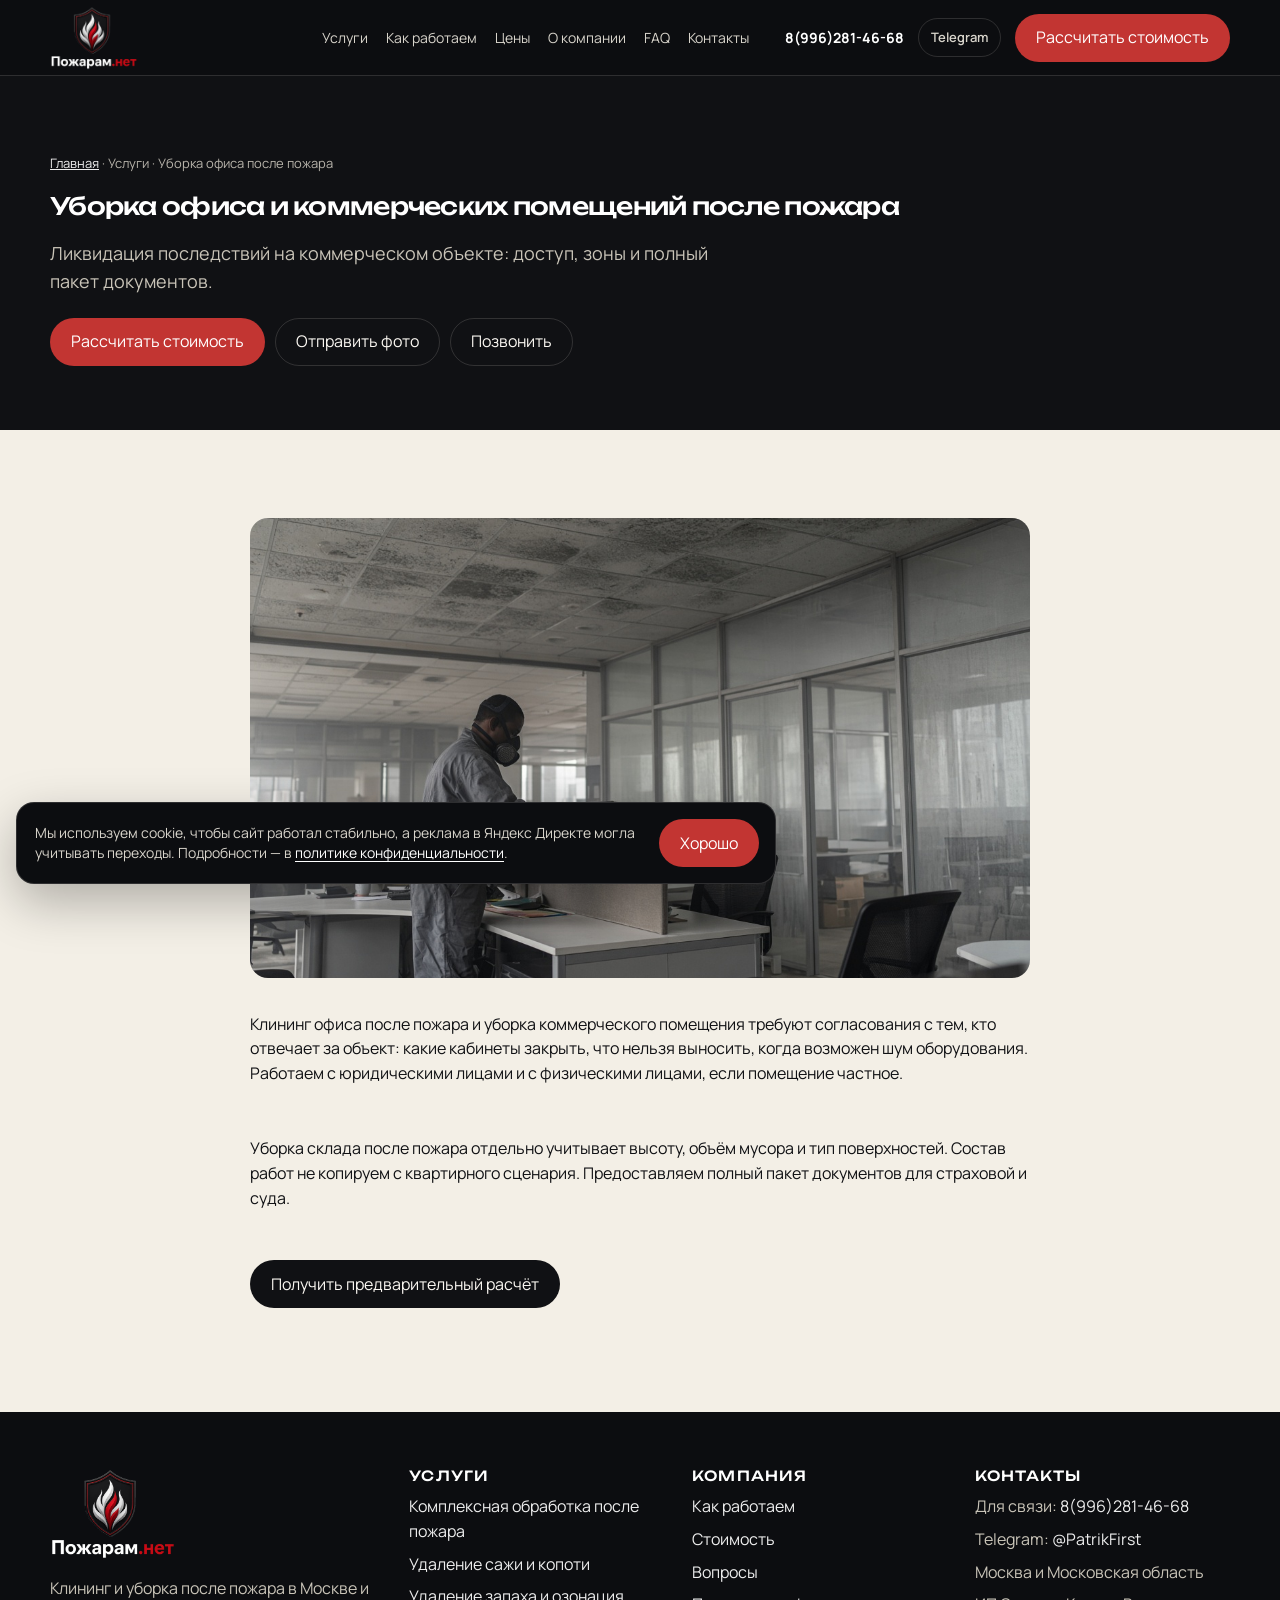
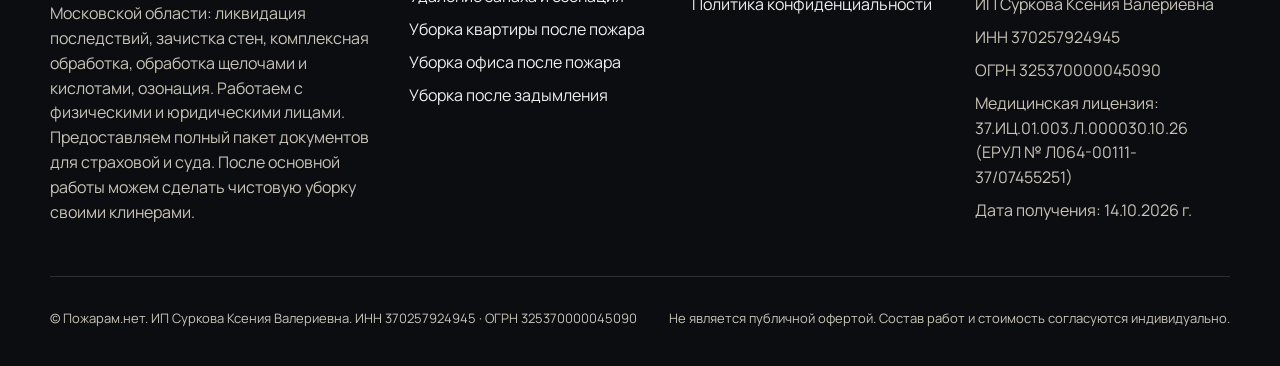
<file: uslugi/uborka-ofisa-posle-pozhara/index.html>
<!DOCTYPE html>
<html lang="ru">
<head>
  <meta charset="utf-8">
  <meta name="viewport" content="width=device-width, initial-scale=1">
  <title>Клининг офиса после пожара в Москве</title>
  <meta name="description" content="Клининг и уборка офиса, магазина и склада после пожара. Работаем с юридическими лицами. Документы для страховой и суда.">
  <link rel="canonical" href="https://www.remedia-placeholder.ru/uslugi/uborka-ofisa-posle-pozhara/">
  <meta name="robots" content="index,follow">
  <meta property="og:type" content="website">
  <meta property="og:locale" content="ru_RU">
  <meta property="og:site_name" content="Пожарам.нет">
  <meta property="og:title" content="Клининг офиса после пожара в Москве">
  <meta property="og:description" content="Клининг и уборка офиса, магазина и склада после пожара. Работаем с юридическими лицами. Документы для страховой и суда.">
  <meta property="og:url" content="https://www.remedia-placeholder.ru/uslugi/uborka-ofisa-posle-pozhara/">
  <meta property="og:image" content="https://www.remedia-placeholder.ru/images/hero-restoration.jpg">
  <meta name="twitter:card" content="summary_large_image">
  <link rel="icon" href="../../favicon.png" type="image/png" sizes="192x192">
  <link rel="apple-touch-icon" href="../../apple-touch-icon.png">
  <link rel="preconnect" href="https://fonts.googleapis.com">
  <link rel="preconnect" href="https://fonts.gstatic.com" crossorigin>
  <link rel="stylesheet" href="https://fonts.googleapis.com/css2?family=Manrope:wght@400;500;600;700&family=Unbounded:wght@500;600&display=swap">
  <link rel="stylesheet" href="../../css/site.css">
  <script type="application/ld+json">
{
  "@context": "https://schema.org",
  "@graph": [
    {
      "@type": "LocalBusiness",
      "@id": "https://www.remedia-placeholder.ru/#business",
      "name": "Пожарам.нет",
      "legalName": "ИП Суркова Ксения Валериевна",
      "alternateName": "Пожарам.нет",
      "description": "Клининг и уборка после пожара в Москве и Московской области: ликвидация последствий, зачистка стен, комплексная обработка, обработка щелочами и кислотами. Документы для страховой и суда.",
      "url": "https://www.remedia-placeholder.ru/",
      "telephone": "+7-996-281-46-68",
      "email": "Domeda37@yandex.ru",
      "image": "https://www.remedia-placeholder.ru/images/hero-restoration.jpg",
      "areaServed": ["Москва", "Московская область"],
      "priceRange": "PLACEHOLDER"
    },
    {
      "@type": "Service",
      "name": "Уборка после пожара",
      "serviceType": "Ликвидация последствий пожара",
      "provider": {"@id": "https://www.remedia-placeholder.ru/#business"},
      "areaServed": ["Москва", "Московская область"],
      "offers": {
        "@type": "Offer",
        "availability": "https://schema.org/OnlineOnly",
        "description": "Предварительная оценка по заявке или выезду. Не является публичной офертой."
      }
    }
  ]
}
</script>
</head>
<body>
<a class="skip" href="#main">К содержанию</a>
<header class="header">
  <div class="wrap header-inner">
    <a class="logo" href="../../" aria-label="Пожарам.нет — на главную">
      <img class="logo-img" src="../../images/logo-pozharam.png" alt="Пожарам.нет" width="220" height="124">
    </a>
    <nav class="nav js-nav" id="site-nav" aria-label="Основное меню">
      <a href="../../#uslugi">Услуги</a>
      <a href="../../#kak-rabotaem">Как работаем</a>
      <a href="../../#ceny">Цены</a>
      <a href="../../#o-kompanii">О компании</a>
      <a href="../../#faq">FAQ</a>
      <a href="../../#kontakty">Контакты</a>
    </nav>
    <div class="header-cta">
      <a class="header-phone" href="tel:+79962814668">8(996)281-46-68</a>
      <a class="header-tg" href="https://t.me/PatrikFirst" target="_blank" rel="noopener noreferrer" aria-label="Написать в Telegram">Telegram</a>
      <button class="btn btn-primary js-open-modal" type="button" data-modal="lead">Рассчитать стоимость</button>
      <button class="menu-btn js-menu" type="button" aria-expanded="false" aria-controls="site-nav" aria-label="Открыть меню">☰</button>
    </div>
  </div>
</header>
<main id="main">
  <section class="page-hero">
    <div class="wrap">
      <p class="crumbs"><a href="../../">Главная</a> · Услуги · Уборка офиса после пожара</p>
      <h1>Уборка офиса и коммерческих помещений после пожара</h1>
      <p class="lead" style="color:#c9c4b8">Ликвидация последствий на коммерческом объекте: доступ, зоны и полный пакет документов.</p>
      <p style="margin-top:22px;display:flex;flex-wrap:wrap;gap:10px">
        <button class="btn btn-primary js-open-modal" type="button" data-modal="lead">Рассчитать стоимость</button>
        <a class="btn btn-ghost" href="https://t.me/PatrikFirst?text=%D0%97%D0%B4%D1%80%D0%B0%D0%B2%D1%81%D1%82%D0%B2%D1%83%D0%B9%D1%82%D0%B5%21%20%D0%A5%D0%BE%D1%87%D1%83%20%D0%BE%D1%82%D0%BF%D1%80%D0%B0%D0%B2%D0%B8%D1%82%D1%8C%20%D1%84%D0%BE%D1%82%D0%BE%20%D0%BE%D0%B1%D1%8A%D0%B5%D0%BA%D1%82%D0%B0%20%D0%B4%D0%BB%D1%8F%20%D0%BE%D1%86%D0%B5%D0%BD%D0%BA%D0%B8%20%D1%81%D1%82%D0%BE%D0%B8%D0%BC%D0%BE%D1%81%D1%82%D0%B8" target="_blank" rel="noopener noreferrer">Отправить фото</a>
        <a class="btn btn-ghost" href="tel:+79962814668">Позвонить</a>
      </p>
    </div>
  </section>
  <section class="section">
    <div class="wrap" style="display:grid;gap:18px;max-width:78ch">
      <figure class="service-visual">
        <img src="../../images/office-cleaning.jpg" alt="Клининг офиса после задымления" width="1200" height="800" loading="lazy">
      </figure>
      
        <p>Клининг офиса после пожара и уборка коммерческого помещения требуют согласования с тем, кто отвечает за объект: какие кабинеты закрыть, что нельзя выносить, когда возможен шум оборудования. Работаем с юридическими лицами и с физическими лицами, если помещение частное.</p>
        <p>Уборка склада после пожара отдельно учитывает высоту, объём мусора и тип поверхностей. Состав работ не копируем с квартирного сценария. Предоставляем полный пакет документов для страховой и суда.</p>
        
      <p><button class="btn btn-dark js-open-modal" type="button" data-modal="lead">Получить предварительный расчёт</button></p>
    </div>
  </section>
</main>
<footer class="footer" id="kontakty">
  <div class="wrap">
    <div class="footer-grid">
      <div>
        <a class="logo" href="../../" aria-label="Пожарам.нет — на главную">
          <img class="logo-img" src="../../images/logo-pozharam.png" alt="Пожарам.нет" width="220" height="124">
        </a>
        <p>Клининг и уборка после пожара в Москве и Московской области: ликвидация последствий, зачистка стен, комплексная обработка, обработка щелочами и кислотами, озонация. Работаем с физическими и юридическими лицами. Предоставляем полный пакет документов для страховой и суда. После основной работы можем сделать чистовую уборку своими клинерами.</p>
      </div>
      <div>
        <h3>Услуги</h3>
        <ul>
          <li><a href="../../uslugi/kompleksnaya-uborka-posle-pozhara/">Комплексная обработка после пожара</a></li>
          <li><a href="../../uslugi/udalenie-sazhi-i-kopoti/">Удаление сажи и копоти</a></li>
          <li><a href="../../uslugi/ustranenie-zapaha-gari/">Удаление запаха и озонация</a></li>
          <li><a href="../../uslugi/uborka-kvartiry-posle-pozhara/">Уборка квартиры после пожара</a></li>
          <li><a href="../../uslugi/uborka-ofisa-posle-pozhara/">Уборка офиса после пожара</a></li>
          <li><a href="../../uslugi/uborka-posle-zadymleniya/">Уборка после задымления</a></li>
        </ul>
      </div>
      <div>
        <h3>Компания</h3>
        <ul>
          <li><a href="../../#kak-rabotaem">Как работаем</a></li>
          <li><a href="../../#ceny">Стоимость</a></li>
          <li><a href="../../#faq">Вопросы</a></li>
          <li><a href="../../politika-konfidencialnosti/">Политика конфиденциальности</a></li>
        </ul>
      </div>
      <div>
        <h3>Контакты</h3>
        <ul>
          <li>Для связи: <a href="tel:+79962814668">8(996)281-46-68</a></li>
          <li>Telegram: <a href="https://t.me/PatrikFirst" target="_blank" rel="noopener noreferrer">@PatrikFirst</a></li>
          <li>Москва и Московская область</li>
          <li>ИП Суркова Ксения Валериевна</li>
          <li>ИНН 370257924945</li>
          <li>ОГРН 325370000045090</li>
          <li>Медицинская лицензия: 37.ИЦ.01.003.Л.000030.10.26<br>(ЕРУЛ № Л064-00111-37/07455251)</li>
          <li>Дата получения: 14.10.2026 г.</li>
        </ul>
      </div>
    </div>
    <div class="footer-bottom">
      <p>© Пожарам.нет. ИП Суркова Ксения Валериевна. ИНН 370257924945 · ОГРН 325370000045090</p>
      <p>Не является публичной офертой. Состав работ и стоимость согласуются индивидуально.</p>
    </div>
  </div>
</footer>

<div class="fab-stack">
  <a class="fab fab-tg" href="https://t.me/PatrikFirst" target="_blank" rel="noopener noreferrer" aria-label="Написать в Telegram">
    <svg viewBox="0 0 24 24" width="26" height="26" aria-hidden="true" focusable="false">
      <path fill="currentColor" d="M21.905 3.558a1.2 1.2 0 0 0-1.22-.2L2.78 10.53c-1.35.53-1.33 1.27-.24 1.59l4.76 1.49 1.85 5.72c.23.71.12 1-.76 1l.03.01c.52.01.75-.24 1.04-.53l2.5-2.43 5.2 3.85c.95.52 1.63.25 1.87-.88l3.38-15.93c.34-1.36-.26-1.97-1.01-1.67zM9.6 14.67l-.25 3.52-1.02-3.4L18.7 7.1 9.6 14.67z"/>
    </svg>
  </a>
  <a class="fab" href="tel:+79962814668" aria-label="Позвонить">☎</a>
</div>

<div class="modal" id="modal-lead" hidden>
  <div class="modal-backdrop js-close-modal" data-close="lead"></div>
  <div class="modal-dialog" role="dialog" aria-modal="true" aria-labelledby="modal-lead-title">
    <button class="modal-close js-close-modal" type="button" data-close="lead" aria-label="Закрыть">×</button>
    <h2 id="modal-lead-title">Заявка на расчёт</h2>
    <p class="modal-lead">Оставьте имя и телефон — уточним детали и назовём ориентир по стоимости. Фото объекта удобнее прислать в Telegram.</p>
    <form class="calc-box modal-form" id="calc-form" novalidate>
      <div class="hp" aria-hidden="true">
        <label>Не заполняйте это поле
          <input type="text" name="company" tabindex="-1" autocomplete="off">
        </label>
      </div>
      <div class="form-grid">
        <label class="field">Имя
          <input name="name" required autocomplete="name" placeholder="Как к вам обращаться">
        </label>
        <label class="field">Телефон
          <input name="phone" type="tel" autocomplete="tel" required placeholder="+7 (___) ___-__-__">
        </label>
      </div>
      <label class="check">
        <input type="checkbox" name="consent" value="1" required>
        <span>Я даю согласие на <a href="../../politika-konfidencialnosti/" target="_blank" rel="noopener">обработку персональных данных</a></span>
      </label>
      <label class="check">
        <input type="checkbox" name="marketing" value="1">
        <span>Согласен(-на) получать информационные и рекламные сообщения</span>
      </label>
      <p class="modal-actions">
        <button class="btn btn-primary" type="submit" id="calc-submit">Отправить заявку</button>
        <a class="btn btn-line" href="https://t.me/PatrikFirst?text=%D0%97%D0%B4%D1%80%D0%B0%D0%B2%D1%81%D1%82%D0%B2%D1%83%D0%B9%D1%82%D0%B5%21%20%D0%A5%D0%BE%D1%87%D1%83%20%D0%BE%D1%82%D0%BF%D1%80%D0%B0%D0%B2%D0%B8%D1%82%D1%8C%20%D1%84%D0%BE%D1%82%D0%BE%20%D0%BE%D0%B1%D1%8A%D0%B5%D0%BA%D1%82%D0%B0%20%D0%B4%D0%BB%D1%8F%20%D0%BE%D1%86%D0%B5%D0%BD%D0%BA%D0%B8%20%D1%81%D1%82%D0%BE%D0%B8%D0%BC%D0%BE%D1%81%D1%82%D0%B8" target="_blank" rel="noopener noreferrer">Отправить фото в Telegram</a>
      </p>
      <p class="calc-result" id="calc-result" hidden></p>
      <p class="note">После заявки свяжемся и уточним объект. Это не публичная оферта.</p>
    </form>
  </div>
</div>

<div class="cookie" id="cookie" hidden>
  <p>Мы используем cookie, чтобы сайт работал стабильно, а реклама в Яндекс Директе могла учитывать переходы. Подробности — в <a href="../../politika-konfidencialnosti/">политике конфиденциальности</a>.</p>
  <button class="btn btn-primary" type="button" id="cookie-ok">Хорошо</button>
</div>
<script src="../../js/site.js" defer></script>
</body>
</html>
</file>
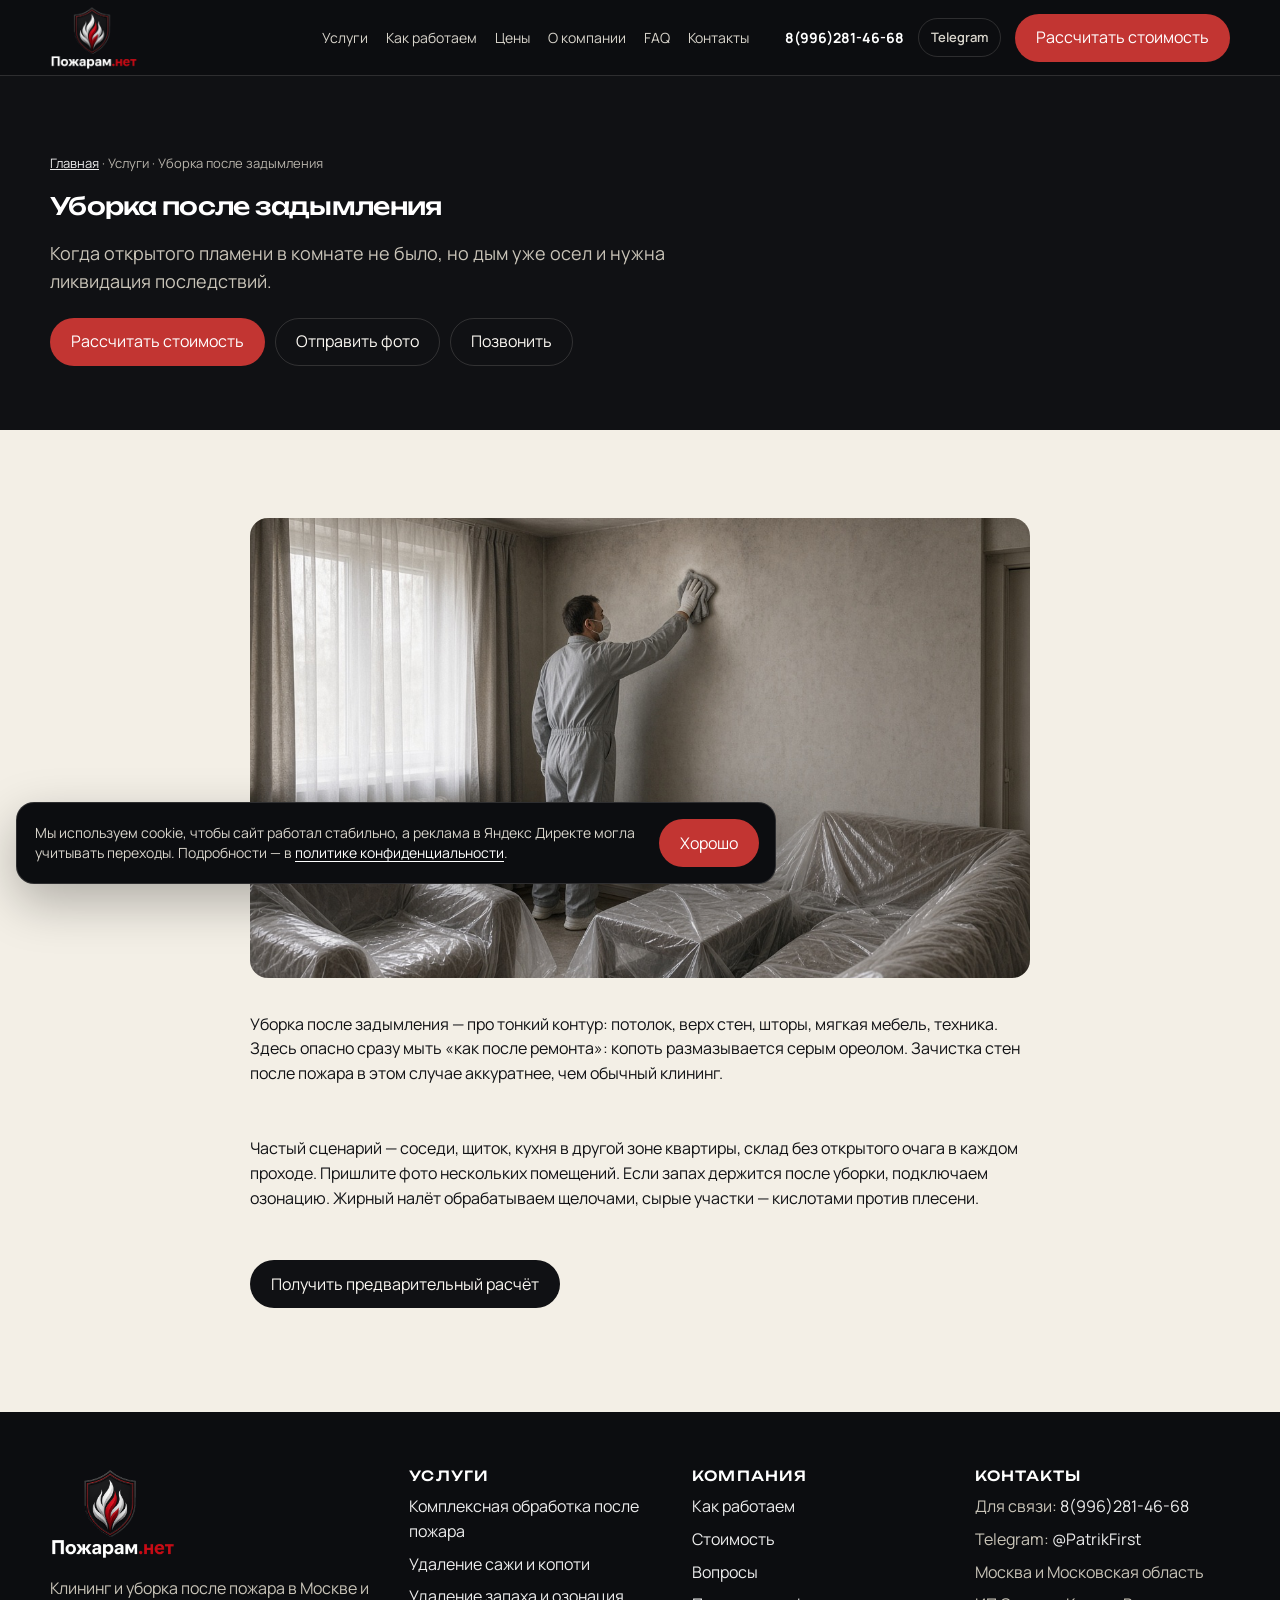
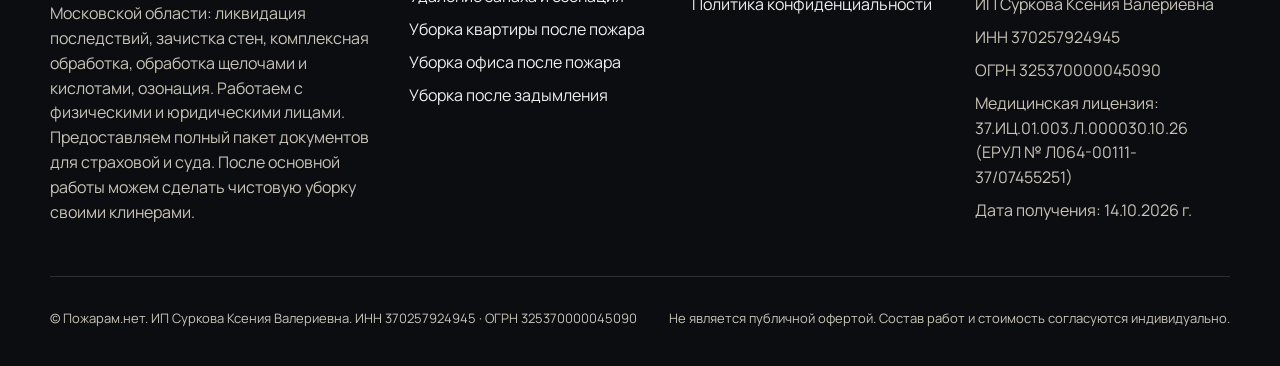
<file: uslugi/uborka-posle-zadymleniya/index.html>
<!DOCTYPE html>
<html lang="ru">
<head>
  <meta charset="utf-8">
  <meta name="viewport" content="width=device-width, initial-scale=1">
  <title>Уборка после задымления в Москве</title>
  <meta name="description" content="Уборка и клининг после задымления: зачистка стен, озонация, обработка щелочами и кислотами. Москва и Московская область.">
  <link rel="canonical" href="https://www.remedia-placeholder.ru/uslugi/uborka-posle-zadymleniya/">
  <meta name="robots" content="index,follow">
  <meta property="og:type" content="website">
  <meta property="og:locale" content="ru_RU">
  <meta property="og:site_name" content="Пожарам.нет">
  <meta property="og:title" content="Уборка после задымления в Москве">
  <meta property="og:description" content="Уборка и клининг после задымления: зачистка стен, озонация, обработка щелочами и кислотами. Москва и Московская область.">
  <meta property="og:url" content="https://www.remedia-placeholder.ru/uslugi/uborka-posle-zadymleniya/">
  <meta property="og:image" content="https://www.remedia-placeholder.ru/images/hero-restoration.jpg">
  <meta name="twitter:card" content="summary_large_image">
  <link rel="icon" href="../../favicon.png" type="image/png" sizes="192x192">
  <link rel="apple-touch-icon" href="../../apple-touch-icon.png">
  <link rel="preconnect" href="https://fonts.googleapis.com">
  <link rel="preconnect" href="https://fonts.gstatic.com" crossorigin>
  <link rel="stylesheet" href="https://fonts.googleapis.com/css2?family=Manrope:wght@400;500;600;700&family=Unbounded:wght@500;600&display=swap">
  <link rel="stylesheet" href="../../css/site.css">
  <script type="application/ld+json">
{
  "@context": "https://schema.org",
  "@graph": [
    {
      "@type": "LocalBusiness",
      "@id": "https://www.remedia-placeholder.ru/#business",
      "name": "Пожарам.нет",
      "legalName": "ИП Суркова Ксения Валериевна",
      "alternateName": "Пожарам.нет",
      "description": "Клининг и уборка после пожара в Москве и Московской области: ликвидация последствий, зачистка стен, комплексная обработка, обработка щелочами и кислотами. Документы для страховой и суда.",
      "url": "https://www.remedia-placeholder.ru/",
      "telephone": "+7-996-281-46-68",
      "email": "Domeda37@yandex.ru",
      "image": "https://www.remedia-placeholder.ru/images/hero-restoration.jpg",
      "areaServed": ["Москва", "Московская область"],
      "priceRange": "PLACEHOLDER"
    },
    {
      "@type": "Service",
      "name": "Уборка после пожара",
      "serviceType": "Ликвидация последствий пожара",
      "provider": {"@id": "https://www.remedia-placeholder.ru/#business"},
      "areaServed": ["Москва", "Московская область"],
      "offers": {
        "@type": "Offer",
        "availability": "https://schema.org/OnlineOnly",
        "description": "Предварительная оценка по заявке или выезду. Не является публичной офертой."
      }
    }
  ]
}
</script>
</head>
<body>
<a class="skip" href="#main">К содержанию</a>
<header class="header">
  <div class="wrap header-inner">
    <a class="logo" href="../../" aria-label="Пожарам.нет — на главную">
      <img class="logo-img" src="../../images/logo-pozharam.png" alt="Пожарам.нет" width="220" height="124">
    </a>
    <nav class="nav js-nav" id="site-nav" aria-label="Основное меню">
      <a href="../../#uslugi">Услуги</a>
      <a href="../../#kak-rabotaem">Как работаем</a>
      <a href="../../#ceny">Цены</a>
      <a href="../../#o-kompanii">О компании</a>
      <a href="../../#faq">FAQ</a>
      <a href="../../#kontakty">Контакты</a>
    </nav>
    <div class="header-cta">
      <a class="header-phone" href="tel:+79962814668">8(996)281-46-68</a>
      <a class="header-tg" href="https://t.me/PatrikFirst" target="_blank" rel="noopener noreferrer" aria-label="Написать в Telegram">Telegram</a>
      <button class="btn btn-primary js-open-modal" type="button" data-modal="lead">Рассчитать стоимость</button>
      <button class="menu-btn js-menu" type="button" aria-expanded="false" aria-controls="site-nav" aria-label="Открыть меню">☰</button>
    </div>
  </div>
</header>
<main id="main">
  <section class="page-hero">
    <div class="wrap">
      <p class="crumbs"><a href="../../">Главная</a> · Услуги · Уборка после задымления</p>
      <h1>Уборка после задымления</h1>
      <p class="lead" style="color:#c9c4b8">Когда открытого пламени в комнате не было, но дым уже осел и нужна ликвидация последствий.</p>
      <p style="margin-top:22px;display:flex;flex-wrap:wrap;gap:10px">
        <button class="btn btn-primary js-open-modal" type="button" data-modal="lead">Рассчитать стоимость</button>
        <a class="btn btn-ghost" href="https://t.me/PatrikFirst?text=%D0%97%D0%B4%D1%80%D0%B0%D0%B2%D1%81%D1%82%D0%B2%D1%83%D0%B9%D1%82%D0%B5%21%20%D0%A5%D0%BE%D1%87%D1%83%20%D0%BE%D1%82%D0%BF%D1%80%D0%B0%D0%B2%D0%B8%D1%82%D1%8C%20%D1%84%D0%BE%D1%82%D0%BE%20%D0%BE%D0%B1%D1%8A%D0%B5%D0%BA%D1%82%D0%B0%20%D0%B4%D0%BB%D1%8F%20%D0%BE%D1%86%D0%B5%D0%BD%D0%BA%D0%B8%20%D1%81%D1%82%D0%BE%D0%B8%D0%BC%D0%BE%D1%81%D1%82%D0%B8" target="_blank" rel="noopener noreferrer">Отправить фото</a>
        <a class="btn btn-ghost" href="tel:+79962814668">Позвонить</a>
      </p>
    </div>
  </section>
  <section class="section">
    <div class="wrap" style="display:grid;gap:18px;max-width:78ch">
      <figure class="service-visual">
        <img src="../../images/smoke-cleaning.jpg" alt="Уборка гостиной после задымления" width="1200" height="800" loading="lazy">
      </figure>
      
        <p>Уборка после задымления — про тонкий контур: потолок, верх стен, шторы, мягкая мебель, техника. Здесь опасно сразу мыть «как после ремонта»: копоть размазывается серым ореолом. Зачистка стен после пожара в этом случае аккуратнее, чем обычный клининг.</p>
        <p>Частый сценарий — соседи, щиток, кухня в другой зоне квартиры, склад без открытого очага в каждом проходе. Пришлите фото нескольких помещений. Если запах держится после уборки, подключаем озонацию. Жирный налёт обрабатываем щелочами, сырые участки — кислотами против плесени.</p>
        
      <p><button class="btn btn-dark js-open-modal" type="button" data-modal="lead">Получить предварительный расчёт</button></p>
    </div>
  </section>
</main>
<footer class="footer" id="kontakty">
  <div class="wrap">
    <div class="footer-grid">
      <div>
        <a class="logo" href="../../" aria-label="Пожарам.нет — на главную">
          <img class="logo-img" src="../../images/logo-pozharam.png" alt="Пожарам.нет" width="220" height="124">
        </a>
        <p>Клининг и уборка после пожара в Москве и Московской области: ликвидация последствий, зачистка стен, комплексная обработка, обработка щелочами и кислотами, озонация. Работаем с физическими и юридическими лицами. Предоставляем полный пакет документов для страховой и суда. После основной работы можем сделать чистовую уборку своими клинерами.</p>
      </div>
      <div>
        <h3>Услуги</h3>
        <ul>
          <li><a href="../../uslugi/kompleksnaya-uborka-posle-pozhara/">Комплексная обработка после пожара</a></li>
          <li><a href="../../uslugi/udalenie-sazhi-i-kopoti/">Удаление сажи и копоти</a></li>
          <li><a href="../../uslugi/ustranenie-zapaha-gari/">Удаление запаха и озонация</a></li>
          <li><a href="../../uslugi/uborka-kvartiry-posle-pozhara/">Уборка квартиры после пожара</a></li>
          <li><a href="../../uslugi/uborka-ofisa-posle-pozhara/">Уборка офиса после пожара</a></li>
          <li><a href="../../uslugi/uborka-posle-zadymleniya/">Уборка после задымления</a></li>
        </ul>
      </div>
      <div>
        <h3>Компания</h3>
        <ul>
          <li><a href="../../#kak-rabotaem">Как работаем</a></li>
          <li><a href="../../#ceny">Стоимость</a></li>
          <li><a href="../../#faq">Вопросы</a></li>
          <li><a href="../../politika-konfidencialnosti/">Политика конфиденциальности</a></li>
        </ul>
      </div>
      <div>
        <h3>Контакты</h3>
        <ul>
          <li>Для связи: <a href="tel:+79962814668">8(996)281-46-68</a></li>
          <li>Telegram: <a href="https://t.me/PatrikFirst" target="_blank" rel="noopener noreferrer">@PatrikFirst</a></li>
          <li>Москва и Московская область</li>
          <li>ИП Суркова Ксения Валериевна</li>
          <li>ИНН 370257924945</li>
          <li>ОГРН 325370000045090</li>
          <li>Медицинская лицензия: 37.ИЦ.01.003.Л.000030.10.26<br>(ЕРУЛ № Л064-00111-37/07455251)</li>
          <li>Дата получения: 14.10.2026 г.</li>
        </ul>
      </div>
    </div>
    <div class="footer-bottom">
      <p>© Пожарам.нет. ИП Суркова Ксения Валериевна. ИНН 370257924945 · ОГРН 325370000045090</p>
      <p>Не является публичной офертой. Состав работ и стоимость согласуются индивидуально.</p>
    </div>
  </div>
</footer>

<div class="fab-stack">
  <a class="fab fab-tg" href="https://t.me/PatrikFirst" target="_blank" rel="noopener noreferrer" aria-label="Написать в Telegram">
    <svg viewBox="0 0 24 24" width="26" height="26" aria-hidden="true" focusable="false">
      <path fill="currentColor" d="M21.905 3.558a1.2 1.2 0 0 0-1.22-.2L2.78 10.53c-1.35.53-1.33 1.27-.24 1.59l4.76 1.49 1.85 5.72c.23.71.12 1-.76 1l.03.01c.52.01.75-.24 1.04-.53l2.5-2.43 5.2 3.85c.95.52 1.63.25 1.87-.88l3.38-15.93c.34-1.36-.26-1.97-1.01-1.67zM9.6 14.67l-.25 3.52-1.02-3.4L18.7 7.1 9.6 14.67z"/>
    </svg>
  </a>
  <a class="fab" href="tel:+79962814668" aria-label="Позвонить">☎</a>
</div>

<div class="modal" id="modal-lead" hidden>
  <div class="modal-backdrop js-close-modal" data-close="lead"></div>
  <div class="modal-dialog" role="dialog" aria-modal="true" aria-labelledby="modal-lead-title">
    <button class="modal-close js-close-modal" type="button" data-close="lead" aria-label="Закрыть">×</button>
    <h2 id="modal-lead-title">Заявка на расчёт</h2>
    <p class="modal-lead">Оставьте имя и телефон — уточним детали и назовём ориентир по стоимости. Фото объекта удобнее прислать в Telegram.</p>
    <form class="calc-box modal-form" id="calc-form" novalidate>
      <div class="hp" aria-hidden="true">
        <label>Не заполняйте это поле
          <input type="text" name="company" tabindex="-1" autocomplete="off">
        </label>
      </div>
      <div class="form-grid">
        <label class="field">Имя
          <input name="name" required autocomplete="name" placeholder="Как к вам обращаться">
        </label>
        <label class="field">Телефон
          <input name="phone" type="tel" autocomplete="tel" required placeholder="+7 (___) ___-__-__">
        </label>
      </div>
      <label class="check">
        <input type="checkbox" name="consent" value="1" required>
        <span>Я даю согласие на <a href="../../politika-konfidencialnosti/" target="_blank" rel="noopener">обработку персональных данных</a></span>
      </label>
      <label class="check">
        <input type="checkbox" name="marketing" value="1">
        <span>Согласен(-на) получать информационные и рекламные сообщения</span>
      </label>
      <p class="modal-actions">
        <button class="btn btn-primary" type="submit" id="calc-submit">Отправить заявку</button>
        <a class="btn btn-line" href="https://t.me/PatrikFirst?text=%D0%97%D0%B4%D1%80%D0%B0%D0%B2%D1%81%D1%82%D0%B2%D1%83%D0%B9%D1%82%D0%B5%21%20%D0%A5%D0%BE%D1%87%D1%83%20%D0%BE%D1%82%D0%BF%D1%80%D0%B0%D0%B2%D0%B8%D1%82%D1%8C%20%D1%84%D0%BE%D1%82%D0%BE%20%D0%BE%D0%B1%D1%8A%D0%B5%D0%BA%D1%82%D0%B0%20%D0%B4%D0%BB%D1%8F%20%D0%BE%D1%86%D0%B5%D0%BD%D0%BA%D0%B8%20%D1%81%D1%82%D0%BE%D0%B8%D0%BC%D0%BE%D1%81%D1%82%D0%B8" target="_blank" rel="noopener noreferrer">Отправить фото в Telegram</a>
      </p>
      <p class="calc-result" id="calc-result" hidden></p>
      <p class="note">После заявки свяжемся и уточним объект. Это не публичная оферта.</p>
    </form>
  </div>
</div>

<div class="cookie" id="cookie" hidden>
  <p>Мы используем cookie, чтобы сайт работал стабильно, а реклама в Яндекс Директе могла учитывать переходы. Подробности — в <a href="../../politika-konfidencialnosti/">политике конфиденциальности</a>.</p>
  <button class="btn btn-primary" type="button" id="cookie-ok">Хорошо</button>
</div>
<script src="../../js/site.js" defer></script>
</body>
</html>
</file>
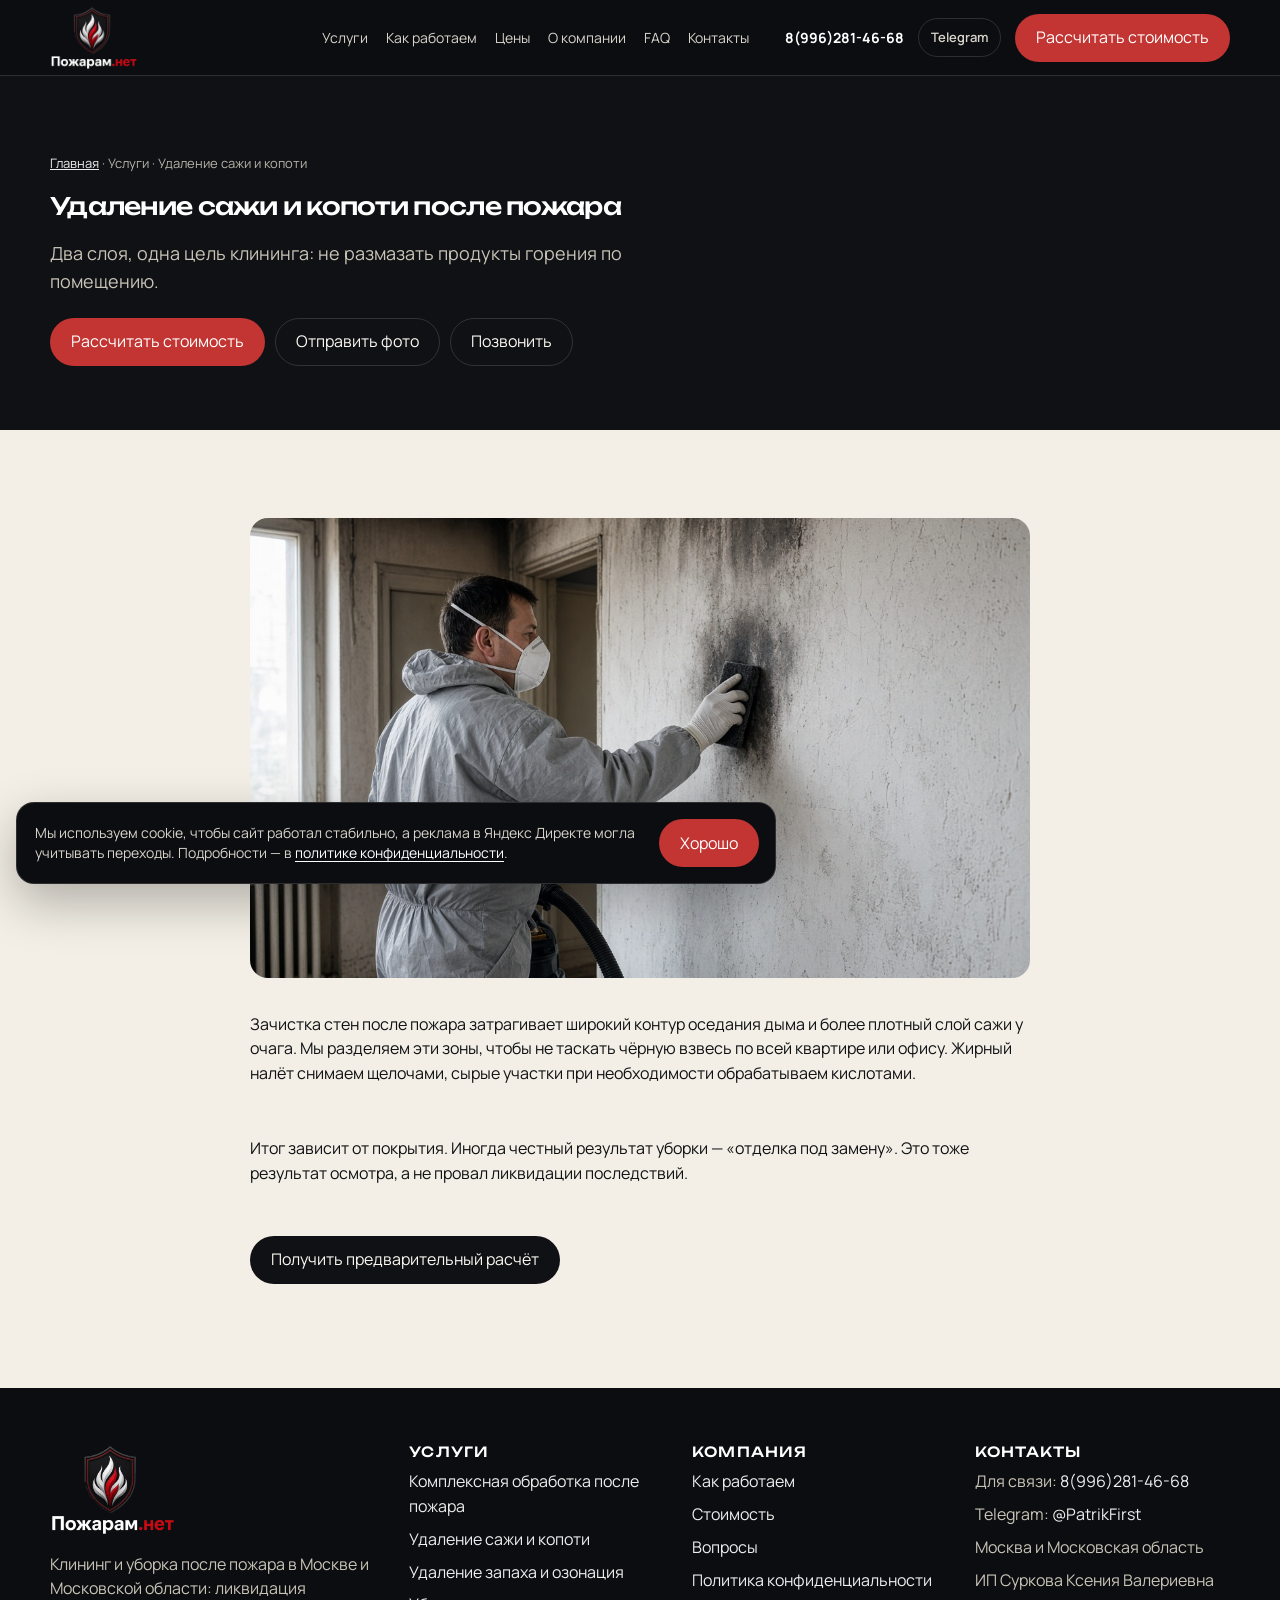
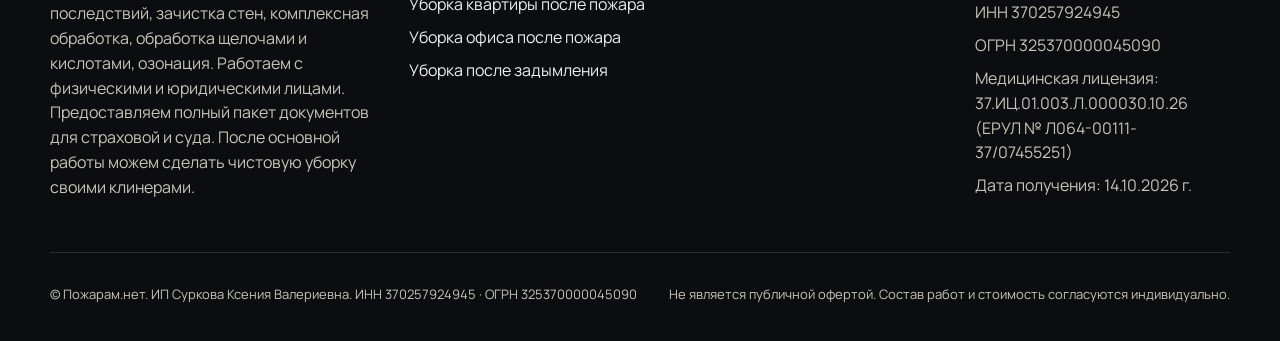
<file: uslugi/udalenie-sazhi-i-kopoti/index.html>
<!DOCTYPE html>
<html lang="ru">
<head>
  <meta charset="utf-8">
  <meta name="viewport" content="width=device-width, initial-scale=1">
  <title>Зачистка стен после пожара: сажа и копоть</title>
  <meta name="description" content="Зачистка стен после пожара: удаление сажи и копоти, обработка щелочами. Уборка квартир и коммерческих помещений в Москве и МО.">
  <link rel="canonical" href="https://www.remedia-placeholder.ru/uslugi/udalenie-sazhi-i-kopoti/">
  <meta name="robots" content="index,follow">
  <meta property="og:type" content="website">
  <meta property="og:locale" content="ru_RU">
  <meta property="og:site_name" content="Пожарам.нет">
  <meta property="og:title" content="Зачистка стен после пожара: сажа и копоть">
  <meta property="og:description" content="Зачистка стен после пожара: удаление сажи и копоти, обработка щелочами. Уборка квартир и коммерческих помещений в Москве и МО.">
  <meta property="og:url" content="https://www.remedia-placeholder.ru/uslugi/udalenie-sazhi-i-kopoti/">
  <meta property="og:image" content="https://www.remedia-placeholder.ru/images/hero-restoration.jpg">
  <meta name="twitter:card" content="summary_large_image">
  <link rel="icon" href="../../favicon.png" type="image/png" sizes="192x192">
  <link rel="apple-touch-icon" href="../../apple-touch-icon.png">
  <link rel="preconnect" href="https://fonts.googleapis.com">
  <link rel="preconnect" href="https://fonts.gstatic.com" crossorigin>
  <link rel="stylesheet" href="https://fonts.googleapis.com/css2?family=Manrope:wght@400;500;600;700&family=Unbounded:wght@500;600&display=swap">
  <link rel="stylesheet" href="../../css/site.css">
  <script type="application/ld+json">
{
  "@context": "https://schema.org",
  "@graph": [
    {
      "@type": "LocalBusiness",
      "@id": "https://www.remedia-placeholder.ru/#business",
      "name": "Пожарам.нет",
      "legalName": "ИП Суркова Ксения Валериевна",
      "alternateName": "Пожарам.нет",
      "description": "Клининг и уборка после пожара в Москве и Московской области: ликвидация последствий, зачистка стен, комплексная обработка, обработка щелочами и кислотами. Документы для страховой и суда.",
      "url": "https://www.remedia-placeholder.ru/",
      "telephone": "+7-996-281-46-68",
      "email": "Domeda37@yandex.ru",
      "image": "https://www.remedia-placeholder.ru/images/hero-restoration.jpg",
      "areaServed": ["Москва", "Московская область"],
      "priceRange": "PLACEHOLDER"
    },
    {
      "@type": "Service",
      "name": "Уборка после пожара",
      "serviceType": "Ликвидация последствий пожара",
      "provider": {"@id": "https://www.remedia-placeholder.ru/#business"},
      "areaServed": ["Москва", "Московская область"],
      "offers": {
        "@type": "Offer",
        "availability": "https://schema.org/OnlineOnly",
        "description": "Предварительная оценка по заявке или выезду. Не является публичной офертой."
      }
    }
  ]
}
</script>
</head>
<body>
<a class="skip" href="#main">К содержанию</a>
<header class="header">
  <div class="wrap header-inner">
    <a class="logo" href="../../" aria-label="Пожарам.нет — на главную">
      <img class="logo-img" src="../../images/logo-pozharam.png" alt="Пожарам.нет" width="220" height="124">
    </a>
    <nav class="nav js-nav" id="site-nav" aria-label="Основное меню">
      <a href="../../#uslugi">Услуги</a>
      <a href="../../#kak-rabotaem">Как работаем</a>
      <a href="../../#ceny">Цены</a>
      <a href="../../#o-kompanii">О компании</a>
      <a href="../../#faq">FAQ</a>
      <a href="../../#kontakty">Контакты</a>
    </nav>
    <div class="header-cta">
      <a class="header-phone" href="tel:+79962814668">8(996)281-46-68</a>
      <a class="header-tg" href="https://t.me/PatrikFirst" target="_blank" rel="noopener noreferrer" aria-label="Написать в Telegram">Telegram</a>
      <button class="btn btn-primary js-open-modal" type="button" data-modal="lead">Рассчитать стоимость</button>
      <button class="menu-btn js-menu" type="button" aria-expanded="false" aria-controls="site-nav" aria-label="Открыть меню">☰</button>
    </div>
  </div>
</header>
<main id="main">
  <section class="page-hero">
    <div class="wrap">
      <p class="crumbs"><a href="../../">Главная</a> · Услуги · Удаление сажи и копоти</p>
      <h1>Удаление сажи и копоти после пожара</h1>
      <p class="lead" style="color:#c9c4b8">Два слоя, одна цель клининга: не размазать продукты горения по помещению.</p>
      <p style="margin-top:22px;display:flex;flex-wrap:wrap;gap:10px">
        <button class="btn btn-primary js-open-modal" type="button" data-modal="lead">Рассчитать стоимость</button>
        <a class="btn btn-ghost" href="https://t.me/PatrikFirst?text=%D0%97%D0%B4%D1%80%D0%B0%D0%B2%D1%81%D1%82%D0%B2%D1%83%D0%B9%D1%82%D0%B5%21%20%D0%A5%D0%BE%D1%87%D1%83%20%D0%BE%D1%82%D0%BF%D1%80%D0%B0%D0%B2%D0%B8%D1%82%D1%8C%20%D1%84%D0%BE%D1%82%D0%BE%20%D0%BE%D0%B1%D1%8A%D0%B5%D0%BA%D1%82%D0%B0%20%D0%B4%D0%BB%D1%8F%20%D0%BE%D1%86%D0%B5%D0%BD%D0%BA%D0%B8%20%D1%81%D1%82%D0%BE%D0%B8%D0%BC%D0%BE%D1%81%D1%82%D0%B8" target="_blank" rel="noopener noreferrer">Отправить фото</a>
        <a class="btn btn-ghost" href="tel:+79962814668">Позвонить</a>
      </p>
    </div>
  </section>
  <section class="section">
    <div class="wrap" style="display:grid;gap:18px;max-width:78ch">
      <figure class="service-visual">
        <img src="../../images/wall-cleaning.jpg" alt="Зачистка стены от копоти после пожара" width="1200" height="800" loading="lazy">
      </figure>
      
        <p>Зачистка стен после пожара затрагивает широкий контур оседания дыма и более плотный слой сажи у очага. Мы разделяем эти зоны, чтобы не таскать чёрную взвесь по всей квартире или офису. Жирный налёт снимаем щелочами, сырые участки при необходимости обрабатываем кислотами.</p>
        <p>Итог зависит от покрытия. Иногда честный результат уборки — «отделка под замену». Это тоже результат осмотра, а не провал ликвидации последствий.</p>
        
      <p><button class="btn btn-dark js-open-modal" type="button" data-modal="lead">Получить предварительный расчёт</button></p>
    </div>
  </section>
</main>
<footer class="footer" id="kontakty">
  <div class="wrap">
    <div class="footer-grid">
      <div>
        <a class="logo" href="../../" aria-label="Пожарам.нет — на главную">
          <img class="logo-img" src="../../images/logo-pozharam.png" alt="Пожарам.нет" width="220" height="124">
        </a>
        <p>Клининг и уборка после пожара в Москве и Московской области: ликвидация последствий, зачистка стен, комплексная обработка, обработка щелочами и кислотами, озонация. Работаем с физическими и юридическими лицами. Предоставляем полный пакет документов для страховой и суда. После основной работы можем сделать чистовую уборку своими клинерами.</p>
      </div>
      <div>
        <h3>Услуги</h3>
        <ul>
          <li><a href="../../uslugi/kompleksnaya-uborka-posle-pozhara/">Комплексная обработка после пожара</a></li>
          <li><a href="../../uslugi/udalenie-sazhi-i-kopoti/">Удаление сажи и копоти</a></li>
          <li><a href="../../uslugi/ustranenie-zapaha-gari/">Удаление запаха и озонация</a></li>
          <li><a href="../../uslugi/uborka-kvartiry-posle-pozhara/">Уборка квартиры после пожара</a></li>
          <li><a href="../../uslugi/uborka-ofisa-posle-pozhara/">Уборка офиса после пожара</a></li>
          <li><a href="../../uslugi/uborka-posle-zadymleniya/">Уборка после задымления</a></li>
        </ul>
      </div>
      <div>
        <h3>Компания</h3>
        <ul>
          <li><a href="../../#kak-rabotaem">Как работаем</a></li>
          <li><a href="../../#ceny">Стоимость</a></li>
          <li><a href="../../#faq">Вопросы</a></li>
          <li><a href="../../politika-konfidencialnosti/">Политика конфиденциальности</a></li>
        </ul>
      </div>
      <div>
        <h3>Контакты</h3>
        <ul>
          <li>Для связи: <a href="tel:+79962814668">8(996)281-46-68</a></li>
          <li>Telegram: <a href="https://t.me/PatrikFirst" target="_blank" rel="noopener noreferrer">@PatrikFirst</a></li>
          <li>Москва и Московская область</li>
          <li>ИП Суркова Ксения Валериевна</li>
          <li>ИНН 370257924945</li>
          <li>ОГРН 325370000045090</li>
          <li>Медицинская лицензия: 37.ИЦ.01.003.Л.000030.10.26<br>(ЕРУЛ № Л064-00111-37/07455251)</li>
          <li>Дата получения: 14.10.2026 г.</li>
        </ul>
      </div>
    </div>
    <div class="footer-bottom">
      <p>© Пожарам.нет. ИП Суркова Ксения Валериевна. ИНН 370257924945 · ОГРН 325370000045090</p>
      <p>Не является публичной офертой. Состав работ и стоимость согласуются индивидуально.</p>
    </div>
  </div>
</footer>

<div class="fab-stack">
  <a class="fab fab-tg" href="https://t.me/PatrikFirst" target="_blank" rel="noopener noreferrer" aria-label="Написать в Telegram">
    <svg viewBox="0 0 24 24" width="26" height="26" aria-hidden="true" focusable="false">
      <path fill="currentColor" d="M21.905 3.558a1.2 1.2 0 0 0-1.22-.2L2.78 10.53c-1.35.53-1.33 1.27-.24 1.59l4.76 1.49 1.85 5.72c.23.71.12 1-.76 1l.03.01c.52.01.75-.24 1.04-.53l2.5-2.43 5.2 3.85c.95.52 1.63.25 1.87-.88l3.38-15.93c.34-1.36-.26-1.97-1.01-1.67zM9.6 14.67l-.25 3.52-1.02-3.4L18.7 7.1 9.6 14.67z"/>
    </svg>
  </a>
  <a class="fab" href="tel:+79962814668" aria-label="Позвонить">☎</a>
</div>

<div class="modal" id="modal-lead" hidden>
  <div class="modal-backdrop js-close-modal" data-close="lead"></div>
  <div class="modal-dialog" role="dialog" aria-modal="true" aria-labelledby="modal-lead-title">
    <button class="modal-close js-close-modal" type="button" data-close="lead" aria-label="Закрыть">×</button>
    <h2 id="modal-lead-title">Заявка на расчёт</h2>
    <p class="modal-lead">Оставьте имя и телефон — уточним детали и назовём ориентир по стоимости. Фото объекта удобнее прислать в Telegram.</p>
    <form class="calc-box modal-form" id="calc-form" novalidate>
      <div class="hp" aria-hidden="true">
        <label>Не заполняйте это поле
          <input type="text" name="company" tabindex="-1" autocomplete="off">
        </label>
      </div>
      <div class="form-grid">
        <label class="field">Имя
          <input name="name" required autocomplete="name" placeholder="Как к вам обращаться">
        </label>
        <label class="field">Телефон
          <input name="phone" type="tel" autocomplete="tel" required placeholder="+7 (___) ___-__-__">
        </label>
      </div>
      <label class="check">
        <input type="checkbox" name="consent" value="1" required>
        <span>Я даю согласие на <a href="../../politika-konfidencialnosti/" target="_blank" rel="noopener">обработку персональных данных</a></span>
      </label>
      <label class="check">
        <input type="checkbox" name="marketing" value="1">
        <span>Согласен(-на) получать информационные и рекламные сообщения</span>
      </label>
      <p class="modal-actions">
        <button class="btn btn-primary" type="submit" id="calc-submit">Отправить заявку</button>
        <a class="btn btn-line" href="https://t.me/PatrikFirst?text=%D0%97%D0%B4%D1%80%D0%B0%D0%B2%D1%81%D1%82%D0%B2%D1%83%D0%B9%D1%82%D0%B5%21%20%D0%A5%D0%BE%D1%87%D1%83%20%D0%BE%D1%82%D0%BF%D1%80%D0%B0%D0%B2%D0%B8%D1%82%D1%8C%20%D1%84%D0%BE%D1%82%D0%BE%20%D0%BE%D0%B1%D1%8A%D0%B5%D0%BA%D1%82%D0%B0%20%D0%B4%D0%BB%D1%8F%20%D0%BE%D1%86%D0%B5%D0%BD%D0%BA%D0%B8%20%D1%81%D1%82%D0%BE%D0%B8%D0%BC%D0%BE%D1%81%D1%82%D0%B8" target="_blank" rel="noopener noreferrer">Отправить фото в Telegram</a>
      </p>
      <p class="calc-result" id="calc-result" hidden></p>
      <p class="note">После заявки свяжемся и уточним объект. Это не публичная оферта.</p>
    </form>
  </div>
</div>

<div class="cookie" id="cookie" hidden>
  <p>Мы используем cookie, чтобы сайт работал стабильно, а реклама в Яндекс Директе могла учитывать переходы. Подробности — в <a href="../../politika-konfidencialnosti/">политике конфиденциальности</a>.</p>
  <button class="btn btn-primary" type="button" id="cookie-ok">Хорошо</button>
</div>
<script src="../../js/site.js" defer></script>
</body>
</html>
</file>
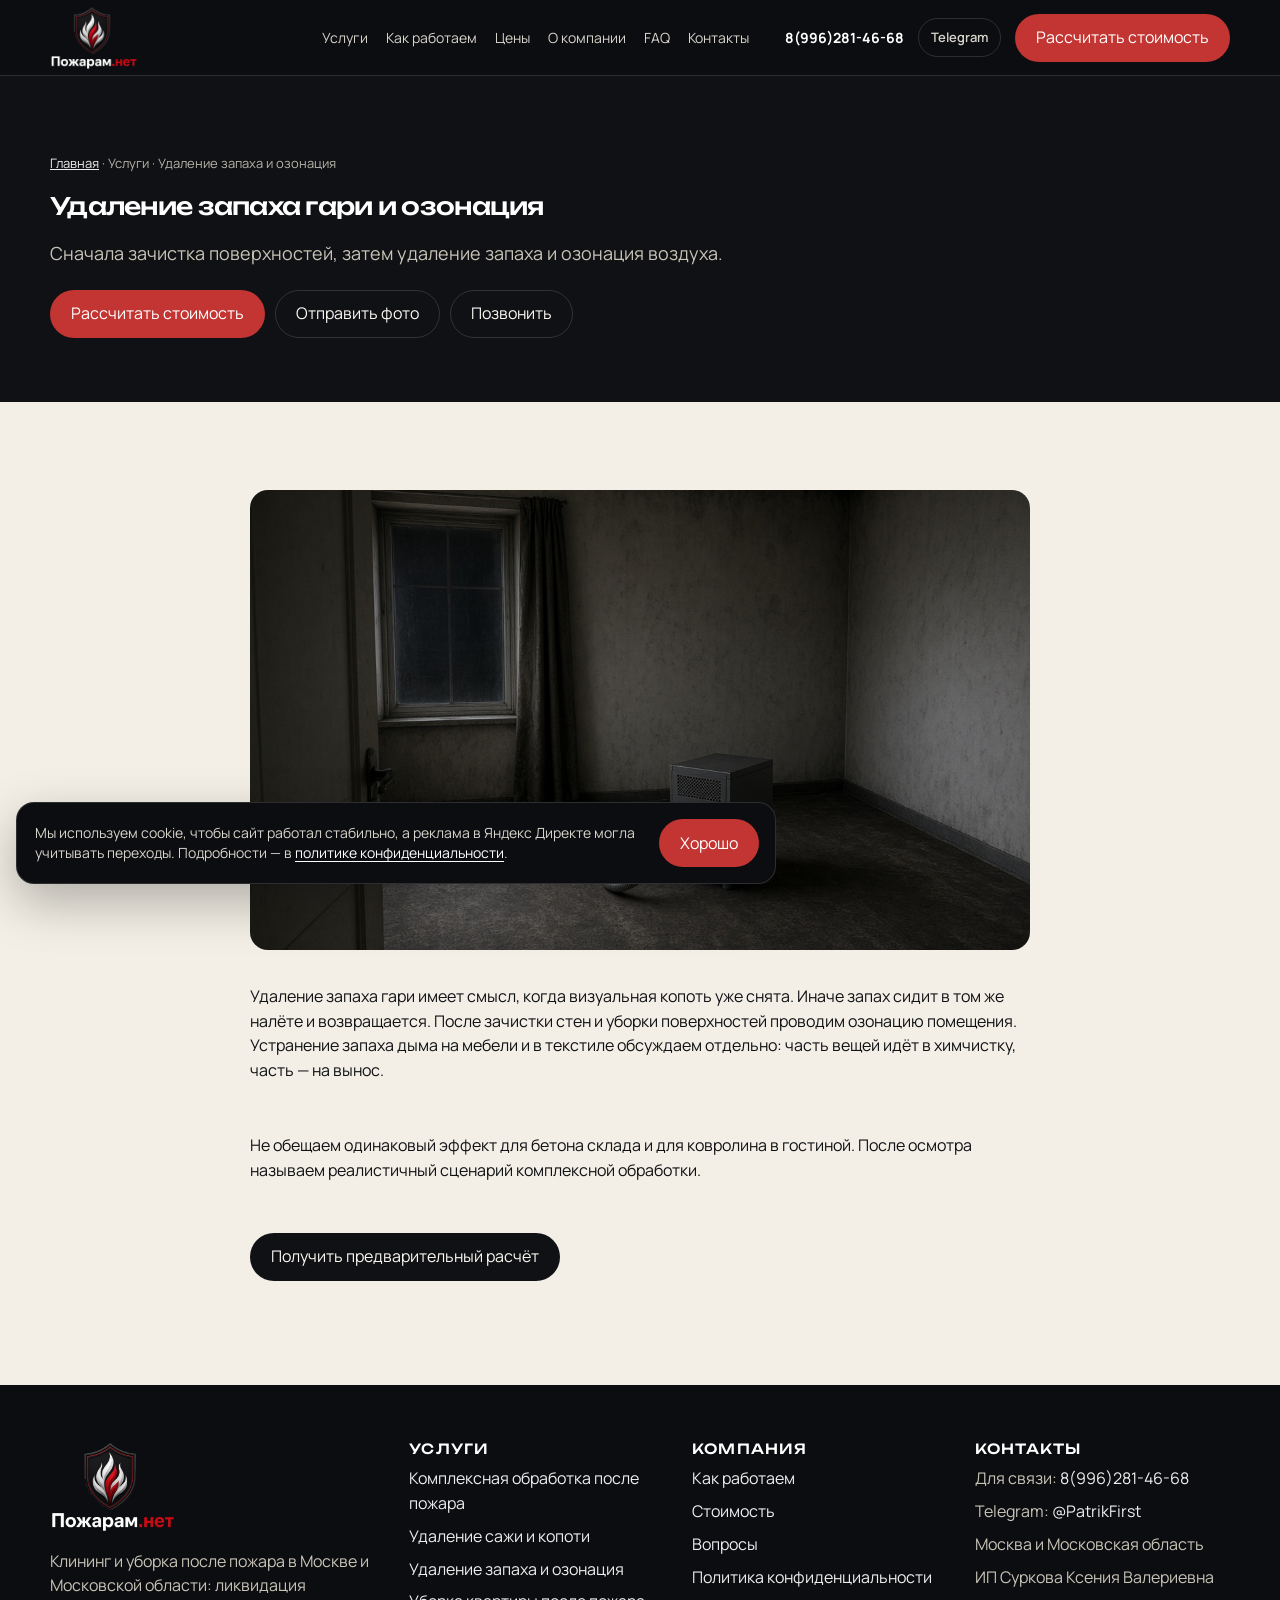
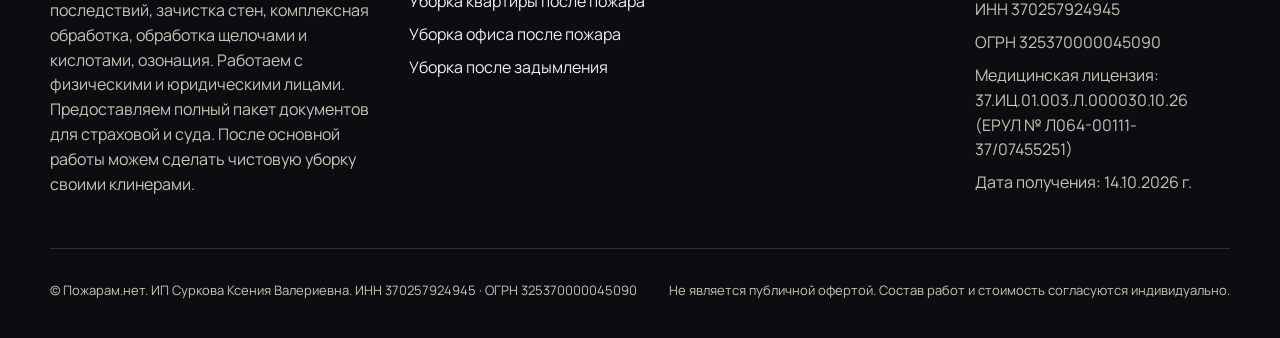
<file: uslugi/ustranenie-zapaha-gari/index.html>
<!DOCTYPE html>
<html lang="ru">
<head>
  <meta charset="utf-8">
  <meta name="viewport" content="width=device-width, initial-scale=1">
  <title>Удаление запаха гари и озонация в Москве</title>
  <meta name="description" content="Удаление запаха гари после уборки и зачистки стен: озонация помещения. Клининг после пожара в Москве и Московской области.">
  <link rel="canonical" href="https://www.remedia-placeholder.ru/uslugi/ustranenie-zapaha-gari/">
  <meta name="robots" content="index,follow">
  <meta property="og:type" content="website">
  <meta property="og:locale" content="ru_RU">
  <meta property="og:site_name" content="Пожарам.нет">
  <meta property="og:title" content="Удаление запаха гари и озонация в Москве">
  <meta property="og:description" content="Удаление запаха гари после уборки и зачистки стен: озонация помещения. Клининг после пожара в Москве и Московской области.">
  <meta property="og:url" content="https://www.remedia-placeholder.ru/uslugi/ustranenie-zapaha-gari/">
  <meta property="og:image" content="https://www.remedia-placeholder.ru/images/hero-restoration.jpg">
  <meta name="twitter:card" content="summary_large_image">
  <link rel="icon" href="../../favicon.png" type="image/png" sizes="192x192">
  <link rel="apple-touch-icon" href="../../apple-touch-icon.png">
  <link rel="preconnect" href="https://fonts.googleapis.com">
  <link rel="preconnect" href="https://fonts.gstatic.com" crossorigin>
  <link rel="stylesheet" href="https://fonts.googleapis.com/css2?family=Manrope:wght@400;500;600;700&family=Unbounded:wght@500;600&display=swap">
  <link rel="stylesheet" href="../../css/site.css">
  <script type="application/ld+json">
{
  "@context": "https://schema.org",
  "@graph": [
    {
      "@type": "LocalBusiness",
      "@id": "https://www.remedia-placeholder.ru/#business",
      "name": "Пожарам.нет",
      "legalName": "ИП Суркова Ксения Валериевна",
      "alternateName": "Пожарам.нет",
      "description": "Клининг и уборка после пожара в Москве и Московской области: ликвидация последствий, зачистка стен, комплексная обработка, обработка щелочами и кислотами. Документы для страховой и суда.",
      "url": "https://www.remedia-placeholder.ru/",
      "telephone": "+7-996-281-46-68",
      "email": "Domeda37@yandex.ru",
      "image": "https://www.remedia-placeholder.ru/images/hero-restoration.jpg",
      "areaServed": ["Москва", "Московская область"],
      "priceRange": "PLACEHOLDER"
    },
    {
      "@type": "Service",
      "name": "Уборка после пожара",
      "serviceType": "Ликвидация последствий пожара",
      "provider": {"@id": "https://www.remedia-placeholder.ru/#business"},
      "areaServed": ["Москва", "Московская область"],
      "offers": {
        "@type": "Offer",
        "availability": "https://schema.org/OnlineOnly",
        "description": "Предварительная оценка по заявке или выезду. Не является публичной офертой."
      }
    }
  ]
}
</script>
</head>
<body>
<a class="skip" href="#main">К содержанию</a>
<header class="header">
  <div class="wrap header-inner">
    <a class="logo" href="../../" aria-label="Пожарам.нет — на главную">
      <img class="logo-img" src="../../images/logo-pozharam.png" alt="Пожарам.нет" width="220" height="124">
    </a>
    <nav class="nav js-nav" id="site-nav" aria-label="Основное меню">
      <a href="../../#uslugi">Услуги</a>
      <a href="../../#kak-rabotaem">Как работаем</a>
      <a href="../../#ceny">Цены</a>
      <a href="../../#o-kompanii">О компании</a>
      <a href="../../#faq">FAQ</a>
      <a href="../../#kontakty">Контакты</a>
    </nav>
    <div class="header-cta">
      <a class="header-phone" href="tel:+79962814668">8(996)281-46-68</a>
      <a class="header-tg" href="https://t.me/PatrikFirst" target="_blank" rel="noopener noreferrer" aria-label="Написать в Telegram">Telegram</a>
      <button class="btn btn-primary js-open-modal" type="button" data-modal="lead">Рассчитать стоимость</button>
      <button class="menu-btn js-menu" type="button" aria-expanded="false" aria-controls="site-nav" aria-label="Открыть меню">☰</button>
    </div>
  </div>
</header>
<main id="main">
  <section class="page-hero">
    <div class="wrap">
      <p class="crumbs"><a href="../../">Главная</a> · Услуги · Удаление запаха и озонация</p>
      <h1>Удаление запаха гари и озонация</h1>
      <p class="lead" style="color:#c9c4b8">Сначала зачистка поверхностей, затем удаление запаха и озонация воздуха.</p>
      <p style="margin-top:22px;display:flex;flex-wrap:wrap;gap:10px">
        <button class="btn btn-primary js-open-modal" type="button" data-modal="lead">Рассчитать стоимость</button>
        <a class="btn btn-ghost" href="https://t.me/PatrikFirst?text=%D0%97%D0%B4%D1%80%D0%B0%D0%B2%D1%81%D1%82%D0%B2%D1%83%D0%B9%D1%82%D0%B5%21%20%D0%A5%D0%BE%D1%87%D1%83%20%D0%BE%D1%82%D0%BF%D1%80%D0%B0%D0%B2%D0%B8%D1%82%D1%8C%20%D1%84%D0%BE%D1%82%D0%BE%20%D0%BE%D0%B1%D1%8A%D0%B5%D0%BA%D1%82%D0%B0%20%D0%B4%D0%BB%D1%8F%20%D0%BE%D1%86%D0%B5%D0%BD%D0%BA%D0%B8%20%D1%81%D1%82%D0%BE%D0%B8%D0%BC%D0%BE%D1%81%D1%82%D0%B8" target="_blank" rel="noopener noreferrer">Отправить фото</a>
        <a class="btn btn-ghost" href="tel:+79962814668">Позвонить</a>
      </p>
    </div>
  </section>
  <section class="section">
    <div class="wrap" style="display:grid;gap:18px;max-width:78ch">
      <figure class="service-visual">
        <img src="../../images/ozone-room.jpg" alt="Озонация комнаты после задымления" width="1200" height="800" loading="lazy">
      </figure>
      
        <p>Удаление запаха гари имеет смысл, когда визуальная копоть уже снята. Иначе запах сидит в том же налёте и возвращается. После зачистки стен и уборки поверхностей проводим озонацию помещения. Устранение запаха дыма на мебели и в текстиле обсуждаем отдельно: часть вещей идёт в химчистку, часть — на вынос.</p>
        <p>Не обещаем одинаковый эффект для бетона склада и для ковролина в гостиной. После осмотра называем реалистичный сценарий комплексной обработки.</p>
        
      <p><button class="btn btn-dark js-open-modal" type="button" data-modal="lead">Получить предварительный расчёт</button></p>
    </div>
  </section>
</main>
<footer class="footer" id="kontakty">
  <div class="wrap">
    <div class="footer-grid">
      <div>
        <a class="logo" href="../../" aria-label="Пожарам.нет — на главную">
          <img class="logo-img" src="../../images/logo-pozharam.png" alt="Пожарам.нет" width="220" height="124">
        </a>
        <p>Клининг и уборка после пожара в Москве и Московской области: ликвидация последствий, зачистка стен, комплексная обработка, обработка щелочами и кислотами, озонация. Работаем с физическими и юридическими лицами. Предоставляем полный пакет документов для страховой и суда. После основной работы можем сделать чистовую уборку своими клинерами.</p>
      </div>
      <div>
        <h3>Услуги</h3>
        <ul>
          <li><a href="../../uslugi/kompleksnaya-uborka-posle-pozhara/">Комплексная обработка после пожара</a></li>
          <li><a href="../../uslugi/udalenie-sazhi-i-kopoti/">Удаление сажи и копоти</a></li>
          <li><a href="../../uslugi/ustranenie-zapaha-gari/">Удаление запаха и озонация</a></li>
          <li><a href="../../uslugi/uborka-kvartiry-posle-pozhara/">Уборка квартиры после пожара</a></li>
          <li><a href="../../uslugi/uborka-ofisa-posle-pozhara/">Уборка офиса после пожара</a></li>
          <li><a href="../../uslugi/uborka-posle-zadymleniya/">Уборка после задымления</a></li>
        </ul>
      </div>
      <div>
        <h3>Компания</h3>
        <ul>
          <li><a href="../../#kak-rabotaem">Как работаем</a></li>
          <li><a href="../../#ceny">Стоимость</a></li>
          <li><a href="../../#faq">Вопросы</a></li>
          <li><a href="../../politika-konfidencialnosti/">Политика конфиденциальности</a></li>
        </ul>
      </div>
      <div>
        <h3>Контакты</h3>
        <ul>
          <li>Для связи: <a href="tel:+79962814668">8(996)281-46-68</a></li>
          <li>Telegram: <a href="https://t.me/PatrikFirst" target="_blank" rel="noopener noreferrer">@PatrikFirst</a></li>
          <li>Москва и Московская область</li>
          <li>ИП Суркова Ксения Валериевна</li>
          <li>ИНН 370257924945</li>
          <li>ОГРН 325370000045090</li>
          <li>Медицинская лицензия: 37.ИЦ.01.003.Л.000030.10.26<br>(ЕРУЛ № Л064-00111-37/07455251)</li>
          <li>Дата получения: 14.10.2026 г.</li>
        </ul>
      </div>
    </div>
    <div class="footer-bottom">
      <p>© Пожарам.нет. ИП Суркова Ксения Валериевна. ИНН 370257924945 · ОГРН 325370000045090</p>
      <p>Не является публичной офертой. Состав работ и стоимость согласуются индивидуально.</p>
    </div>
  </div>
</footer>

<div class="fab-stack">
  <a class="fab fab-tg" href="https://t.me/PatrikFirst" target="_blank" rel="noopener noreferrer" aria-label="Написать в Telegram">
    <svg viewBox="0 0 24 24" width="26" height="26" aria-hidden="true" focusable="false">
      <path fill="currentColor" d="M21.905 3.558a1.2 1.2 0 0 0-1.22-.2L2.78 10.53c-1.35.53-1.33 1.27-.24 1.59l4.76 1.49 1.85 5.72c.23.71.12 1-.76 1l.03.01c.52.01.75-.24 1.04-.53l2.5-2.43 5.2 3.85c.95.52 1.63.25 1.87-.88l3.38-15.93c.34-1.36-.26-1.97-1.01-1.67zM9.6 14.67l-.25 3.52-1.02-3.4L18.7 7.1 9.6 14.67z"/>
    </svg>
  </a>
  <a class="fab" href="tel:+79962814668" aria-label="Позвонить">☎</a>
</div>

<div class="modal" id="modal-lead" hidden>
  <div class="modal-backdrop js-close-modal" data-close="lead"></div>
  <div class="modal-dialog" role="dialog" aria-modal="true" aria-labelledby="modal-lead-title">
    <button class="modal-close js-close-modal" type="button" data-close="lead" aria-label="Закрыть">×</button>
    <h2 id="modal-lead-title">Заявка на расчёт</h2>
    <p class="modal-lead">Оставьте имя и телефон — уточним детали и назовём ориентир по стоимости. Фото объекта удобнее прислать в Telegram.</p>
    <form class="calc-box modal-form" id="calc-form" novalidate>
      <div class="hp" aria-hidden="true">
        <label>Не заполняйте это поле
          <input type="text" name="company" tabindex="-1" autocomplete="off">
        </label>
      </div>
      <div class="form-grid">
        <label class="field">Имя
          <input name="name" required autocomplete="name" placeholder="Как к вам обращаться">
        </label>
        <label class="field">Телефон
          <input name="phone" type="tel" autocomplete="tel" required placeholder="+7 (___) ___-__-__">
        </label>
      </div>
      <label class="check">
        <input type="checkbox" name="consent" value="1" required>
        <span>Я даю согласие на <a href="../../politika-konfidencialnosti/" target="_blank" rel="noopener">обработку персональных данных</a></span>
      </label>
      <label class="check">
        <input type="checkbox" name="marketing" value="1">
        <span>Согласен(-на) получать информационные и рекламные сообщения</span>
      </label>
      <p class="modal-actions">
        <button class="btn btn-primary" type="submit" id="calc-submit">Отправить заявку</button>
        <a class="btn btn-line" href="https://t.me/PatrikFirst?text=%D0%97%D0%B4%D1%80%D0%B0%D0%B2%D1%81%D1%82%D0%B2%D1%83%D0%B9%D1%82%D0%B5%21%20%D0%A5%D0%BE%D1%87%D1%83%20%D0%BE%D1%82%D0%BF%D1%80%D0%B0%D0%B2%D0%B8%D1%82%D1%8C%20%D1%84%D0%BE%D1%82%D0%BE%20%D0%BE%D0%B1%D1%8A%D0%B5%D0%BA%D1%82%D0%B0%20%D0%B4%D0%BB%D1%8F%20%D0%BE%D1%86%D0%B5%D0%BD%D0%BA%D0%B8%20%D1%81%D1%82%D0%BE%D0%B8%D0%BC%D0%BE%D1%81%D1%82%D0%B8" target="_blank" rel="noopener noreferrer">Отправить фото в Telegram</a>
      </p>
      <p class="calc-result" id="calc-result" hidden></p>
      <p class="note">После заявки свяжемся и уточним объект. Это не публичная оферта.</p>
    </form>
  </div>
</div>

<div class="cookie" id="cookie" hidden>
  <p>Мы используем cookie, чтобы сайт работал стабильно, а реклама в Яндекс Директе могла учитывать переходы. Подробности — в <a href="../../politika-konfidencialnosti/">политике конфиденциальности</a>.</p>
  <button class="btn btn-primary" type="button" id="cookie-ok">Хорошо</button>
</div>
<script src="../../js/site.js" defer></script>
</body>
</html>
</file>
<file: css/site.css>
:root {
  --ink: #101114;
  --ink-2: #1a1d22;
  --paper: #f3efe6;
  --paper-2: #e8e2d6;
  --mist: #d9d2c4;
  --white: #fbf8f2;
  --copper: #c23532;
  --copper-2: #d24a46;
  --copper-dim: rgba(194, 53, 50, 0.16);
  --line: rgba(16, 17, 20, 0.12);
  --line-inv: rgba(251, 248, 242, 0.14);
  --muted: #6b675f;
  --ok: #2f6b4f;
  --shadow: 0 18px 50px rgba(16, 17, 20, 0.08);
  --radius: 18px;
  --header: 76px;
  --max: 1180px;
  --font-d: "Unbounded", system-ui, sans-serif;
  --font-b: "Manrope", system-ui, sans-serif;
}

*,
*::before,
*::after { box-sizing: border-box; }
html { scroll-behavior: smooth; overflow-x: clip; }
html, body { margin: 0; padding: 0; max-width: 100%; }
body {
  font-family: var(--font-b);
  color: var(--ink);
  background: var(--paper);
  line-height: 1.55;
  text-rendering: optimizeLegibility;
}
img { max-width: 100%; height: auto; display: block; }
a { color: inherit; }
button, input, select, textarea { font: inherit; }
.skip {
  position: absolute; left: -999px; top: 0;
}
.skip:focus {
  left: 12px; top: 12px; z-index: 80;
  background: var(--white); padding: 8px 12px; border-radius: 8px;
}

.wrap { width: min(var(--max), calc(100% - 40px)); margin-inline: auto; }
.section { padding: 88px 0; }
.section-kicker {
  display: flex; align-items: baseline; gap: 14px;
  font-family: var(--font-d); font-size: 12px; letter-spacing: 0.18em;
  text-transform: uppercase; color: var(--copper); margin: 0 0 14px;
}
.section-kicker span { color: var(--muted); letter-spacing: 0.08em; }
h1, h2, h3, .display {
  font-family: var(--font-d); font-weight: 500; letter-spacing: -0.03em; line-height: 1.12;
}
h2 { font-size: clamp(28px, 4vw, 44px); margin: 0 0 18px; }
h3 { font-size: 20px; margin: 0 0 10px; }
.lead { font-size: 18px; color: #3d3b36; max-width: 62ch; }

.btn {
  display: inline-flex; align-items: center; justify-content: center; gap: 8px;
  min-height: 48px; padding: 0 20px; border-radius: 999px; border: 1px solid transparent;
  text-decoration: none; cursor: pointer;
  transition: transform .4s cubic-bezier(.22, .8, .28, 1), background .35s ease, border-color .35s ease, box-shadow .4s ease;
}
.btn:hover { transform: translateY(-2px); }
.btn:active { transform: translateY(0); }
.btn:focus-visible { outline: 2px solid var(--copper); outline-offset: 3px; }
.btn-primary { background: var(--copper); color: #fff; }
.btn-primary:hover { background: var(--copper-2); box-shadow: 0 12px 28px rgba(194, 53, 50, .28); }
.btn-ghost {
  background: transparent; color: var(--white); border-color: var(--line-inv);
}
.btn-ghost:hover { border-color: #fff; }
.btn-dark { background: var(--ink); color: var(--white); }
.btn-line { background: transparent; border-color: var(--line); color: var(--ink); }

/* Header */
.header {
  position: sticky; top: 0; z-index: 40;
  height: var(--header);
  background: #0c0d10;
  color: var(--white);
  border-bottom: 1px solid var(--line-inv);
}
.header-inner {
  height: 100%; display: flex; align-items: center; gap: 28px;
}
.logo {
  display: flex; align-items: center; gap: 10px; text-decoration: none; flex-shrink: 0;
}
.logo-img {
  display: block;
  height: 64px;
  width: auto;
  transition: transform .55s cubic-bezier(.22, .8, .28, 1);
}
.logo:hover .logo-img { transform: scale(1.045); }
.footer .logo-img { height: 92px; }
.nav { display: flex; gap: 18px; margin-left: auto; }
.nav a {
  position: relative;
  text-decoration: none; font-size: 14px; color: #d8d4cb; padding: 8px 0;
  transition: color .25s ease;
}
.nav a::after {
  content: ""; position: absolute; left: 0; right: 0; bottom: 2px; height: 1px;
  background: var(--copper); transform: scaleX(0); transform-origin: left;
  transition: transform .4s cubic-bezier(.22, .8, .28, 1);
}
.nav a:hover { color: #fff; }
.nav a:hover::after { transform: scaleX(1); }
.header-cta { display: flex; align-items: center; gap: 14px; margin-left: 8px; }
.header-phone {
  color: #fff; text-decoration: none; font-weight: 700; white-space: nowrap; font-size: 14px;
  transition: color .25s ease;
}
.header-phone:hover { color: var(--copper-2); }
.header-tg {
  color: #d8d4cb; text-decoration: none; font-size: 13px; font-weight: 600;
  border: 1px solid var(--line-inv); border-radius: 999px; padding: 8px 12px;
  transition: color .25s ease, border-color .25s ease;
}
.header-tg:hover { color: #fff; border-color: #fff; }
.menu-btn {
  display: none; width: 44px; height: 44px; border: 1px solid var(--line-inv);
  background: transparent; color: #fff; border-radius: 10px;
}

/* Hero */
.hero {
  background: var(--ink);
  color: var(--white);
  position: relative; overflow: hidden;
  min-height: calc(100svh - var(--header));
  display: grid;
}
.hero-grid {
  display: grid; grid-template-columns: 1.05fr 0.95fr; min-height: inherit;
}
.hero-copy { padding: 72px 0 56px; }
.hero h1 {
  font-size: clamp(28px, 4.2vw, 48px); margin: 0 0 18px; max-width: 18ch;
}
.hero-sub { font-size: 18px; color: #c9c4b8; max-width: 48ch; margin-bottom: 14px; }
.hero-docs { color: #efe8dc; font-size: 15px; line-height: 1.45; max-width: 52ch; margin: 0 0 22px; }
.hero-badges {
  display: flex; flex-wrap: wrap; gap: 8px; margin: 0 0 18px; padding: 0; list-style: none;
}
.hero-badges li {
  background: rgba(251, 248, 242, .08);
  border: 1px solid rgba(251, 248, 242, .18);
  border-left: 3px solid var(--copper);
  border-radius: 10px;
  padding: 8px 12px;
  font-size: 13px;
  color: #efe8dc;
  line-height: 1.3;
}
.short-list {
  margin: 16px 0 22px; padding: 0; list-style: none; display: grid; gap: 10px;
}
.short-list li {
  position: relative; padding-left: 18px; color: #3d3b36; font-size: 15px;
}
.short-list li::before {
  content: ""; position: absolute; left: 0; top: .55em; width: 7px; height: 7px;
  background: var(--copper); border-radius: 1px;
}
.cta-row {
  display: flex; flex-wrap: wrap; gap: 10px; margin: 20px 0 8px;
}
.cta-row-inv { margin-bottom: 22px; }
.price-note {
  background: #fff; border: 1px solid var(--line); border-radius: 16px;
  padding: 16px 18px; margin: 16px 0 18px; max-width: 54ch;
}
.price-note strong { display: block; margin-bottom: 6px; font-family: var(--font-d); font-size: 16px; }
.price-note p { margin: 0; color: #45423c; font-size: 15px; }
.calc-box-cta .note { color: #b7b3aa; }
.seo-toggle-wrap { margin-top: 22px; }
.seo-more[hidden] { display: none; }
.hero-phone-line {
  display: grid; gap: 8px; margin-bottom: 28px;
}
.hero-phone {
  color: #fff; text-decoration: none;
  font-family: var(--font-d); font-weight: 600;
  font-size: clamp(22px, 3vw, 32px);
  width: fit-content; border-bottom: 2px solid var(--copper);
  line-height: 1.2;
}
.hero-copy > * {
  animation: rise .9s cubic-bezier(.22, .8, .28, 1) both;
}
.hero-copy > *:nth-child(1) { animation-delay: .06s; }
.hero-copy > *:nth-child(2) { animation-delay: .16s; }
.hero-copy > *:nth-child(3) { animation-delay: .26s; }
.hero-copy > *:nth-child(4) { animation-delay: .36s; }
.hero-phone { transition: color .25s ease; }
.hero-phone:hover { color: var(--copper-2); }
.hero-phone-note { color: #c9c4b8; font-size: 16px; max-width: 42ch; }
.hero-actions { display: flex; flex-wrap: wrap; gap: 12px; margin-bottom: 36px; }
.hero-points {
  display: grid; gap: 10px; margin: 0; padding: 0; list-style: none;
}
.hero-points li {
  display: flex; align-items: center; gap: 10px; color: #2f2d29; font-size: 15px;
}
.hero-points li::before {
  content: ""; width: 7px; height: 7px; background: var(--copper); border-radius: 1px; flex-shrink: 0;
}
.hero-visual { position: relative; min-height: 520px; overflow: hidden; }
.hero-visual img,
.hero-visual video {
  width: 100%; height: 100%; object-fit: cover; position: absolute; inset: 0;
}
.hero-visual img {
  animation: drift 22s ease-in-out infinite alternate;
}
.hero-visual video {
  z-index: 1;
  filter: contrast(1.18) saturate(.62) brightness(.76);
  transform: scale(1.08);
}
.hero-visual::before {
  content: ""; position: absolute; inset: 0; z-index: 2; pointer-events: none;
  background:
    radial-gradient(ellipse at 72% 42%, rgba(194, 53, 50, .18), transparent 52%),
    linear-gradient(180deg, rgba(12, 13, 16, .12) 0%, transparent 28%, rgba(12, 13, 16, .38) 100%);
}
.hero-visual::after {
  content: ""; position: absolute; inset: 0; z-index: 2;
  background: linear-gradient(90deg, var(--ink) 0%, rgba(16,17,20,.42) 36%, rgba(16,17,20,.12) 72%, transparent 100%);
  pointer-events: none;
}
.hero-caption {
  position: absolute; left: 20px; bottom: 20px; z-index: 1;
  font-size: 12px; letter-spacing: 0.08em; text-transform: uppercase; color: #efe8dc;
  background: rgba(16,17,20,.55); padding: 8px 12px; border-left: 2px solid var(--copper);
}

.trust { background: var(--white); }
.trust-grid { display: grid; grid-template-columns: 1fr 1fr; gap: 48px; align-items: start; }
.block-shot { margin: 0; border-radius: 20px; overflow: hidden; min-height: 100%; position: relative; background: #101114; }
.block-shot img { width: 100%; height: 100%; min-height: 420px; object-fit: cover; display: block; }
.block-shot-video video {
  position: absolute; inset: 0;
  width: 100%; height: 100%; object-fit: cover; display: block;
  filter: contrast(1.12) saturate(.68) brightness(.86);
}
.block-shot-video::after {
  content: ""; position: absolute; inset: 0; pointer-events: none;
  background: linear-gradient(180deg, rgba(12, 13, 16, .12), transparent 28%, rgba(12, 13, 16, .28));
}
.issue-list {
  display: grid; grid-template-columns: 1fr 1fr; gap: 10px; margin: 28px 0 0; padding: 0; list-style: none;
}
.issue-list li {
  background: var(--paper); border-radius: 14px; padding: 16px 16px 16px 18px;
  border: 1px solid var(--line);
  transition: transform .45s cubic-bezier(.22, .8, .28, 1), border-color .45s ease;
}
.issue-list li:hover { transform: translateY(-3px); border-color: rgba(194, 53, 50, .28); }
.issue-list strong { display: block; font-size: 15px; margin-bottom: 4px; }
.issue-list span { color: var(--muted); font-size: 14px; }

.topic-grid {
  display: grid; grid-template-columns: 1fr 1fr 1fr; gap: 12px; margin: 28px 0 22px;
}
.topic-grid figure {
  position: relative; margin: 0; border-radius: 18px; overflow: hidden; background: #101114; min-height: 220px;
}
.topic-wide { grid-column: 1 / -1; }
.topic-grid img { width: 100%; height: 240px; object-fit: cover; display: block; }
.topic-wide img { height: 420px; }
.topic-grid figure::after {
  content: ""; position: absolute; left: 0; right: 0; bottom: 0; height: 48%;
  background: linear-gradient(transparent, rgba(12, 13, 16, .82)); pointer-events: none;
}
.topic-grid figcaption {
  position: absolute; left: 16px; right: 16px; bottom: 14px; z-index: 1;
  color: #fff; font-family: var(--font-d); font-size: 18px; line-height: 1.25;
}
.service-visual { margin: 0; border-radius: 18px; overflow: hidden; }
.service-visual img { width: 100%; max-height: 460px; object-fit: cover; display: block; }
.cards {
  display: grid; grid-template-columns: repeat(3, 1fr); gap: 16px;
}
.card {
  background: var(--white); border: 1px solid var(--line); border-radius: var(--radius);
  padding: 22px; box-shadow: var(--shadow); min-height: 100%; overflow: hidden;
  transition: transform .5s cubic-bezier(.22, .8, .28, 1), border-color .45s ease, box-shadow .5s ease;
  text-decoration: none; display: block;
}
.card-photo { margin: -22px -22px 16px; height: 190px; }
.card-photo img { width: 100%; height: 100%; object-fit: cover; display: block; }
.card:hover {
  transform: translateY(-6px);
  border-color: rgba(194, 53, 50, .4);
  box-shadow: 0 22px 48px rgba(16, 17, 20, .12);
}
.card .idx {
  font-family: var(--font-d); font-size: 12px; color: var(--copper); letter-spacing: 0.12em;
}
.card p { margin: 0; color: #45423c; font-size: 14.5px; }
.card .flow { display: grid; gap: 6px; margin-top: 12px; font-size: 14px; }
.card .flow b { color: var(--ink); font-weight: 700; }

.objects { background: var(--ink); color: var(--white); }
.objects .lead { color: #c9c4b8; }
.object-grid { display: grid; grid-template-columns: repeat(3, 1fr); gap: 12px; margin-top: 28px; }
.object-card {
  position: relative; border-radius: 16px; overflow: hidden; min-height: 210px;
  background: #121417;
  transition: transform .45s cubic-bezier(.22, .8, .28, 1);
}
.object-card:hover { transform: translateY(-4px); }
.object-card img { width: 100%; height: 210px; object-fit: cover; display: block; }
.object-card::after {
  content: ""; position: absolute; left: 0; right: 0; bottom: 0; height: 55%;
  background: linear-gradient(transparent, rgba(12, 13, 16, .84)); pointer-events: none;
}
.object-card span {
  position: absolute; left: 14px; right: 14px; bottom: 12px; z-index: 1;
  color: #fff; font-family: var(--font-d); font-size: 18px;
}
.block-photos { display: grid; grid-template-columns: repeat(3, 1fr); gap: 12px; margin: 8px 0 22px; }
.block-photos figure { position: relative; margin: 0; border-radius: 18px; overflow: hidden; }
.block-photos img { width: 100%; height: 240px; object-fit: cover; display: block; }
.block-photos figure::after {
  content: ""; position: absolute; left: 0; right: 0; bottom: 0; height: 50%;
  background: linear-gradient(transparent, rgba(12, 13, 16, .8)); pointer-events: none;
}
.block-photos figcaption {
  position: absolute; left: 14px; right: 14px; bottom: 12px; z-index: 1;
  color: #fff; font-family: var(--font-d); font-size: 18px;
}
.seo-shot { margin: 8px 0 18px; border-radius: 18px; overflow: hidden; }
.seo-shot img { width: 100%; max-height: 440px; object-fit: cover; display: block; }

.process-steps { display: grid; grid-template-columns: repeat(3, 1fr); gap: 14px; }
.step {
  background: var(--white); border-radius: var(--radius); padding: 22px; border: 1px solid var(--line);
  position: relative;
  transition: transform .45s cubic-bezier(.22, .8, .28, 1), border-color .45s ease;
}
.step:hover { transform: translateY(-4px); border-color: rgba(194, 53, 50, .28); }
.step n {
  font-family: var(--font-d); font-size: 28px; color: var(--copper); display: block; margin-bottom: 8px;
}

.scope { background: var(--white); }
.scope-cols { display: grid; grid-template-columns: 1fr 1fr; gap: 24px; }
.scope-list { margin: 0; padding: 0; list-style: none; display: grid; gap: 8px; }
.scope-list li {
  display: flex; justify-content: space-between; gap: 16px; padding: 12px 14px;
  border-bottom: 1px solid var(--line); font-size: 15px;
}
.tag {
  font-size: 11px; letter-spacing: 0.08em; text-transform: uppercase;
  padding: 4px 8px; border-radius: 999px; align-self: center; white-space: nowrap;
}
.tag-base { background: var(--copper-dim); color: #7c2422; }
.tag-extra { background: var(--paper-2); color: #5a574f; }

.equip-grid { display: grid; grid-template-columns: 1.1fr 1fr 1fr; gap: 14px; }
.equip-featured {
  grid-row: span 2; position: relative; border-radius: 20px; overflow: hidden; min-height: 280px;
}
.equip-featured img { width: 100%; height: 100%; object-fit: cover; }
.equip-featured span {
  position: absolute; left: 16px; bottom: 16px; color: #fff;
  font-family: var(--font-d); background: rgba(16,17,20,.55); padding: 8px 12px;
}

.ba-grid { display: grid; gap: 18px; }
.ba-item {
  display: grid; grid-template-columns: 1fr 1fr; gap: 0;
  border-radius: 20px; overflow: hidden; border: 1px solid var(--line); background: var(--ink);
}
.ba-pane {
  min-height: 280px; position: relative;
  display: grid; place-items: center; color: #d8d4cb; text-align: center; padding: 24px;
}
.ba-pane.before { background: repeating-linear-gradient(135deg, #1c1f25 0 12px, #16181d 12px 24px); }
.ba-pane.after { background: repeating-linear-gradient(45deg, #ece7db 0 12px, #e4ded0 12px 24px); color: var(--ink); }
.placeholder-flag {
  position: absolute; top: 12px; left: 12px;
  font-size: 11px; letter-spacing: 0.1em; text-transform: uppercase;
  border: 1px dashed currentColor; padding: 4px 8px; opacity: .8;
}
.ba-meta { padding: 18px 8px; grid-column: 1 / -1; background: var(--white); color: var(--ink); }

.calc-wrap {
  display: grid; grid-template-columns: 0.9fr 1.1fr; gap: 32px; align-items: start;
}
.calc-box {
  background: var(--ink); color: var(--white); border-radius: 24px; padding: 28px;
}
.form-grid { display: grid; grid-template-columns: 1fr 1fr; gap: 12px; }
.field { display: grid; gap: 6px; font-size: 13px; }
.field.full { grid-column: 1 / -1; }
.field input, .field select, .field textarea {
  background: #1b1e24; border: 1px solid var(--line-inv); color: #fff;
  border-radius: 12px; padding: 12px 12px; min-height: 46px;
  transition: border-color .25s ease, box-shadow .25s ease;
}
.field input:focus, .field select:focus, .field textarea:focus {
  outline: none; border-color: var(--copper); box-shadow: 0 0 0 3px var(--copper-dim);
}
.field textarea { min-height: 96px; resize: vertical; }
.calc-result {
  margin-top: 16px; padding: 14px; border: 1px solid var(--line-inv); border-radius: 12px;
  font-size: 14px; color: #d5d0c6;
}
.note { font-size: 13px; color: var(--muted); }

.photo-form { display: grid; gap: 12px; }
.photo-form .field input,
.photo-form .field textarea,
.photo-form .field select {
  background: #fff; color: var(--ink); border-color: var(--line);
}
.drop {
  border: 1px dashed #b9b3a6; border-radius: 16px; padding: 22px; text-align: center; background: #fff;
}
.preview-row { display: flex; flex-wrap: wrap; gap: 8px; margin-top: 10px; }
.preview-row img { width: 72px; height: 72px; object-fit: cover; border-radius: 8px; }

.urgent {
  background:
    linear-gradient(110deg, rgba(16,17,20,.86), rgba(194,53,50,.55)),
    url("../images/interior-cleared.jpg") center/cover;
  color: #fff;
}
.urgent h2 { max-width: 16ch; }
.urgent .lead { color: #efe8dc; }

.faq-list { display: grid; gap: 8px; }
.faq-item {
  background: #fff; border: 1px solid var(--line); border-radius: 14px; overflow: hidden;
  transition: border-color .35s ease;
}
.faq-item[open] { border-color: rgba(194, 53, 50, .35); }
.faq-item summary {
  cursor: pointer; list-style: none; padding: 16px 18px; font-weight: 700;
  transition: color .25s ease;
}
.faq-item summary:hover { color: var(--copper); }
.faq-item summary::-webkit-details-marker { display: none; }
.faq-item p { margin: 0; padding: 0 18px 16px; color: #45423c; }

.seo-text { background: var(--white); color: #2f2d29; }
.seo-text p { max-width: 78ch; }
.seo-text h3 { margin-top: 28px; }

.footer { background: #0c0d10; color: #c9c4b8; padding: 56px 0 24px; }
.footer-grid { display: grid; grid-template-columns: 1.3fr 1fr 1fr 1fr; gap: 28px; }
.footer a { color: #eee; text-decoration: none; }
.footer-phone { white-space: nowrap; }
.footer a:hover { color: var(--copper-2); }
.footer h3 { color: #fff; font-size: 14px; letter-spacing: 0.08em; text-transform: uppercase; }
.footer ul { list-style: none; margin: 0; padding: 0; display: grid; gap: 8px; }
.footer-bottom {
  margin-top: 36px; padding-top: 18px; border-top: 1px solid var(--line-inv);
  display: flex; justify-content: space-between; gap: 16px; flex-wrap: wrap; font-size: 13px;
}

.fab-stack {
  display: none; position: fixed; right: 16px; bottom: 16px; z-index: 50;
  flex-direction: column; gap: 10px;
}
.fab {
  display: flex;
  width: 56px; height: 56px; border-radius: 50%; background: var(--copper); color: #fff;
  align-items: center; justify-content: center; text-decoration: none;
  box-shadow: 0 12px 28px rgba(194, 53, 50, .32);
  transition: transform .4s cubic-bezier(.22, .8, .28, 1);
  font-size: 14px; font-weight: 700;
}
.fab-tg {
  background: #229ed9;
  box-shadow: 0 12px 28px rgba(34, 158, 217, .32);
  color: #fff;
}
.fab-tg svg { display: block; }
.fab:hover { transform: scale(1.06); }

.modal[hidden] { display: none; }
.modal {
  position: fixed; inset: 0; z-index: 80;
  display: grid; place-items: center; padding: 20px;
}
.modal-backdrop {
  position: absolute; inset: 0; background: rgba(12, 13, 16, .72);
}
.modal-dialog {
  position: relative; z-index: 1;
  width: min(560px, 100%);
  max-height: calc(100svh - 40px);
  overflow: auto;
  background: var(--ink); color: #fff;
  border-radius: 24px; padding: 28px 24px 24px;
  border: 1px solid var(--line-inv);
  box-shadow: 0 24px 60px rgba(0, 0, 0, .4);
}
.modal-close {
  position: absolute; top: 12px; right: 14px;
  width: 40px; height: 40px; border: 0; border-radius: 50%;
  background: transparent; color: #fff; font-size: 28px; line-height: 1; cursor: pointer;
}
.modal-dialog h2 { margin: 0 0 10px; font-size: 28px; }
.modal-lead { color: #c9c4b8; margin: 0 0 18px; font-size: 15px; }
.modal-form { background: transparent; padding: 0; }
.modal-actions { display: flex; flex-wrap: wrap; gap: 10px; margin: 16px 0 0; }
.modal-actions .btn { flex: 1 1 180px; }
body.modal-open { overflow: hidden; }
.hp {
  position: absolute; left: -10000px; top: auto; width: 1px; height: 1px; overflow: hidden;
}
.check {
  display: flex; gap: 10px; align-items: flex-start;
  margin-top: 14px; font-size: 13px; color: #c9c4b8; line-height: 1.4;
}
.check input { margin-top: 3px; flex-shrink: 0; }
.check a { color: #fff; text-underline-offset: 2px; }
.btn:disabled { opacity: .65; cursor: not-allowed; transform: none; }

.cookie {
  position: fixed; z-index: 60;
  left: 16px; right: 16px; bottom: 16px;
  display: flex; align-items: center; justify-content: space-between; gap: 18px;
  max-width: 760px;
  background: #0c0d10; color: #d8d4cb;
  border: 1px solid var(--line-inv); border-radius: 18px;
  padding: 16px 16px 16px 18px;
  box-shadow: 0 18px 50px rgba(0, 0, 0, .28);
}
.cookie[hidden] { display: none; }
.cookie p { margin: 0; font-size: 14px; line-height: 1.45; }
.cookie a { color: #fff; text-decoration: underline; text-underline-offset: 3px; }
.cookie a:hover { color: var(--copper-2); }
.cookie .btn { flex-shrink: 0; }

.page-hero { background: var(--ink); color: #fff; padding: 64px 0 48px; }
.crumbs { color: #b7b3aa; font-size: 13px; margin-bottom: 12px; }
.crumbs a { color: #eee; }

.toast {
  position: fixed; left: 50%; bottom: 24px; transform: translateX(-50%) translateY(20px);
  background: var(--ink); color: #fff; padding: 12px 16px; border-radius: 12px;
  opacity: 0; pointer-events: none; transition: .25s ease; z-index: 70;
}
.toast.show { opacity: 1; transform: translateX(-50%) translateY(0); }

.page-hero h1, .page-hero .lead { animation: rise .85s cubic-bezier(.22, .8, .28, 1) both; }
.page-hero .lead { animation-delay: .12s; }

.js .reveal {
  opacity: 0;
  translate: 0 22px;
  transition: opacity .75s cubic-bezier(.22, .8, .28, 1), translate .75s cubic-bezier(.22, .8, .28, 1);
}
.js .reveal.is-in { opacity: 1; translate: 0 0; }

@keyframes rise {
  from { opacity: 0; transform: translateY(18px); }
  to { opacity: 1; transform: none; }
}
@keyframes drift {
  from { transform: scale(1.08); }
  to { transform: scale(1.02) translate3d(-1.4%, -1%, 0); }
}

@media (max-width: 980px) {
  .nav, .header-phone, .header-tg { display: none; }
  .menu-btn { display: inline-flex; align-items: center; justify-content: center; margin-left: auto; }
  .header-cta .btn { min-height: 42px; padding: 0 14px; font-size: 14px; }
  .hero-grid, .trust-grid, .cards, .object-grid, .process-steps,
  .scope-cols, .equip-grid, .calc-wrap, .footer-grid, .form-grid, .ba-item {
    grid-template-columns: 1fr;
  }
  .hero-grid { display: block; }
  .hero-copy {
    position: relative;
    z-index: 3;
    padding: 48px 0 72px;
  }
  .hero-visual {
    position: absolute;
    inset: 0;
    min-height: 0;
    z-index: 0;
  }
  .hero-visual::after {
    background: linear-gradient(180deg, rgba(12, 13, 16, .78) 0%, rgba(12, 13, 16, .58) 42%, rgba(12, 13, 16, .88) 100%);
  }
  .cards { grid-template-columns: 1fr 1fr; }
  .block-photos { grid-template-columns: 1fr; }
  .block-shot img,
  .block-shot-video video { min-height: 240px; }
  .object-grid { grid-template-columns: 1fr 1fr; }
  .nav.open {
    display: flex; flex-direction: column; position: absolute; left: 0; right: 0; top: var(--header);
    background: #101114; padding: 16px 20px 24px; border-bottom: 1px solid var(--line-inv);
  }
  .header-cta .btn { font-size: 13px; }
  .fab-stack { display: flex; }
  .cookie { bottom: 140px; flex-direction: column; align-items: stretch; }
  .cookie .btn { width: 100%; }
  .hero-actions .btn, .cta-row .btn { width: 100%; }
}
@media (prefers-reduced-motion: reduce) {
  html { scroll-behavior: auto; }
  *, *::before, *::after {
    animation: none !important;
    transition: none !important;
  }
  .js .reveal { opacity: 1; translate: none; }
  .hero-visual video,
  .block-shot-video video { display: none; }
}
@media (max-width: 680px) {
  .wrap { width: min(var(--max), calc(100% - 28px)); }
  .section { padding: 64px 0; }
  .cards, .object-grid, .issue-list { grid-template-columns: 1fr; }
  .card-photo, .object-card img, .block-photos img { height: 200px; }
  .hero-copy { padding-top: 36px; }
}
</file>
